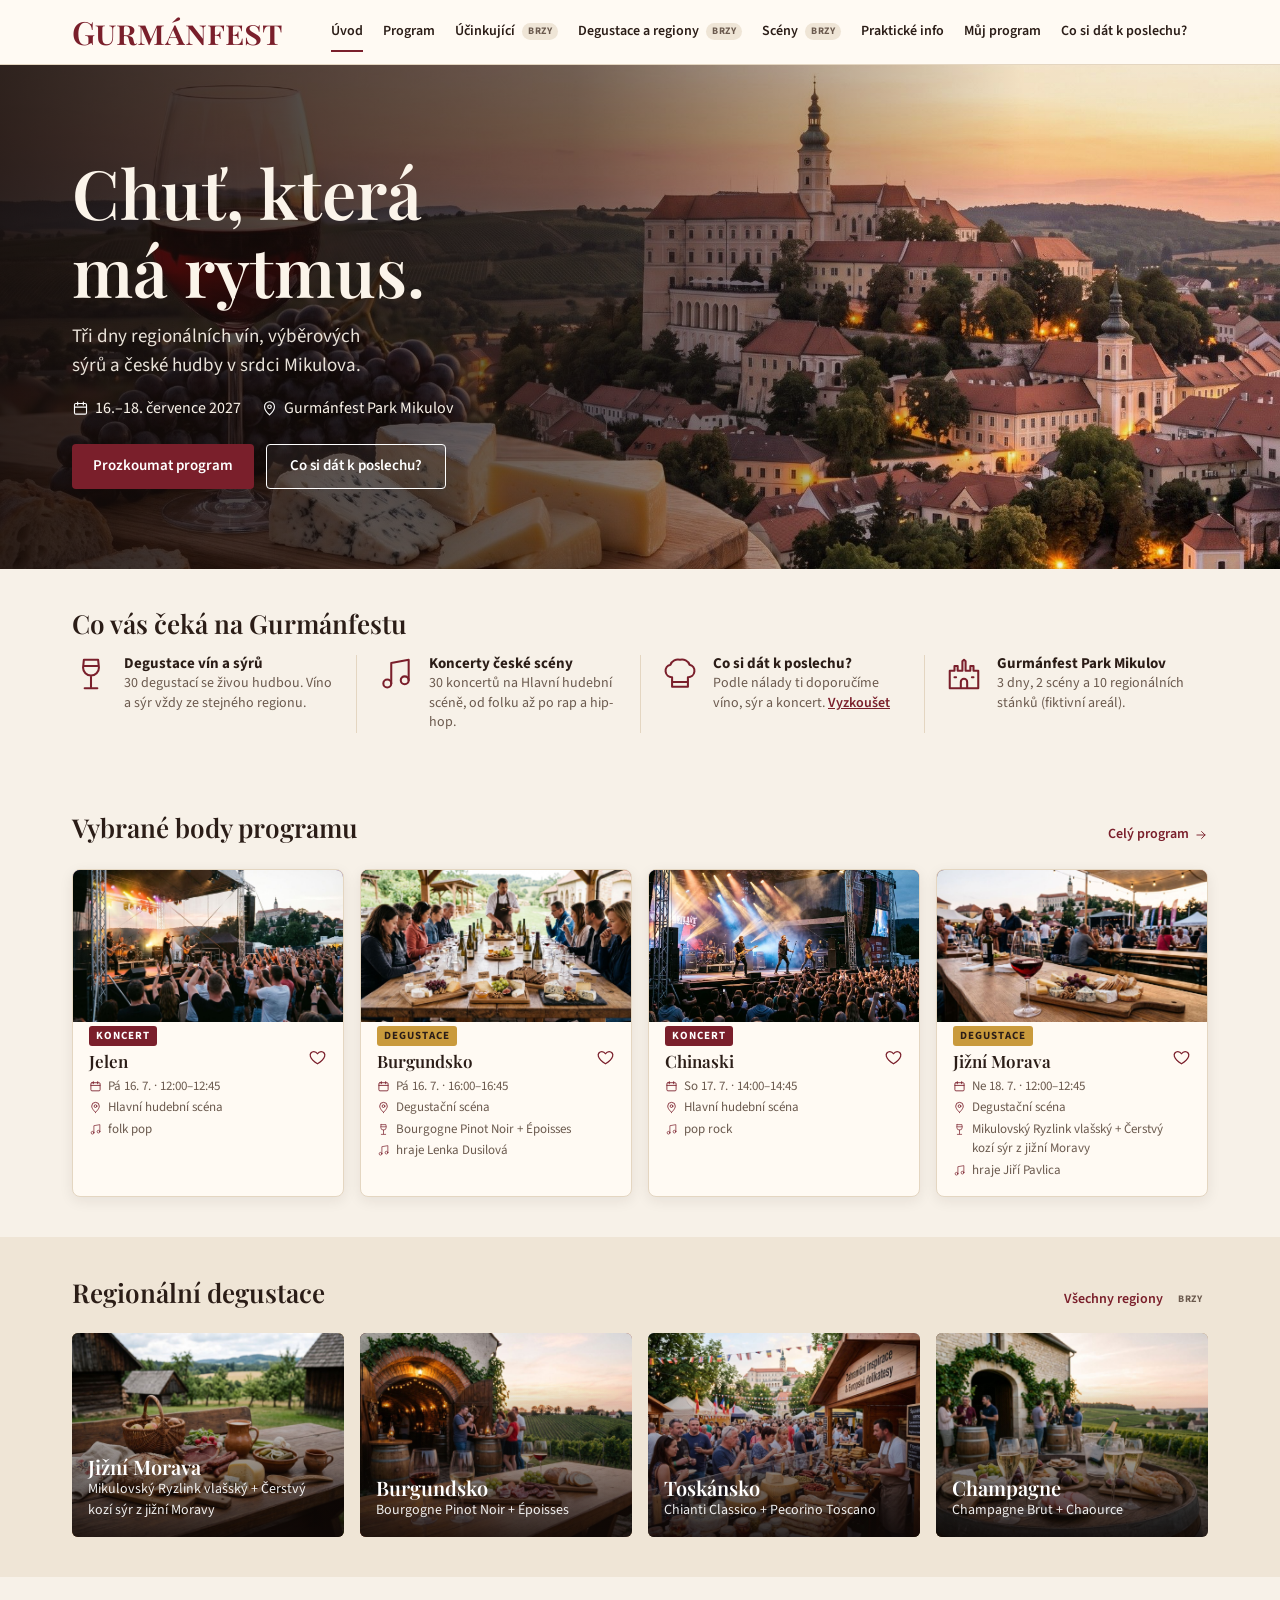
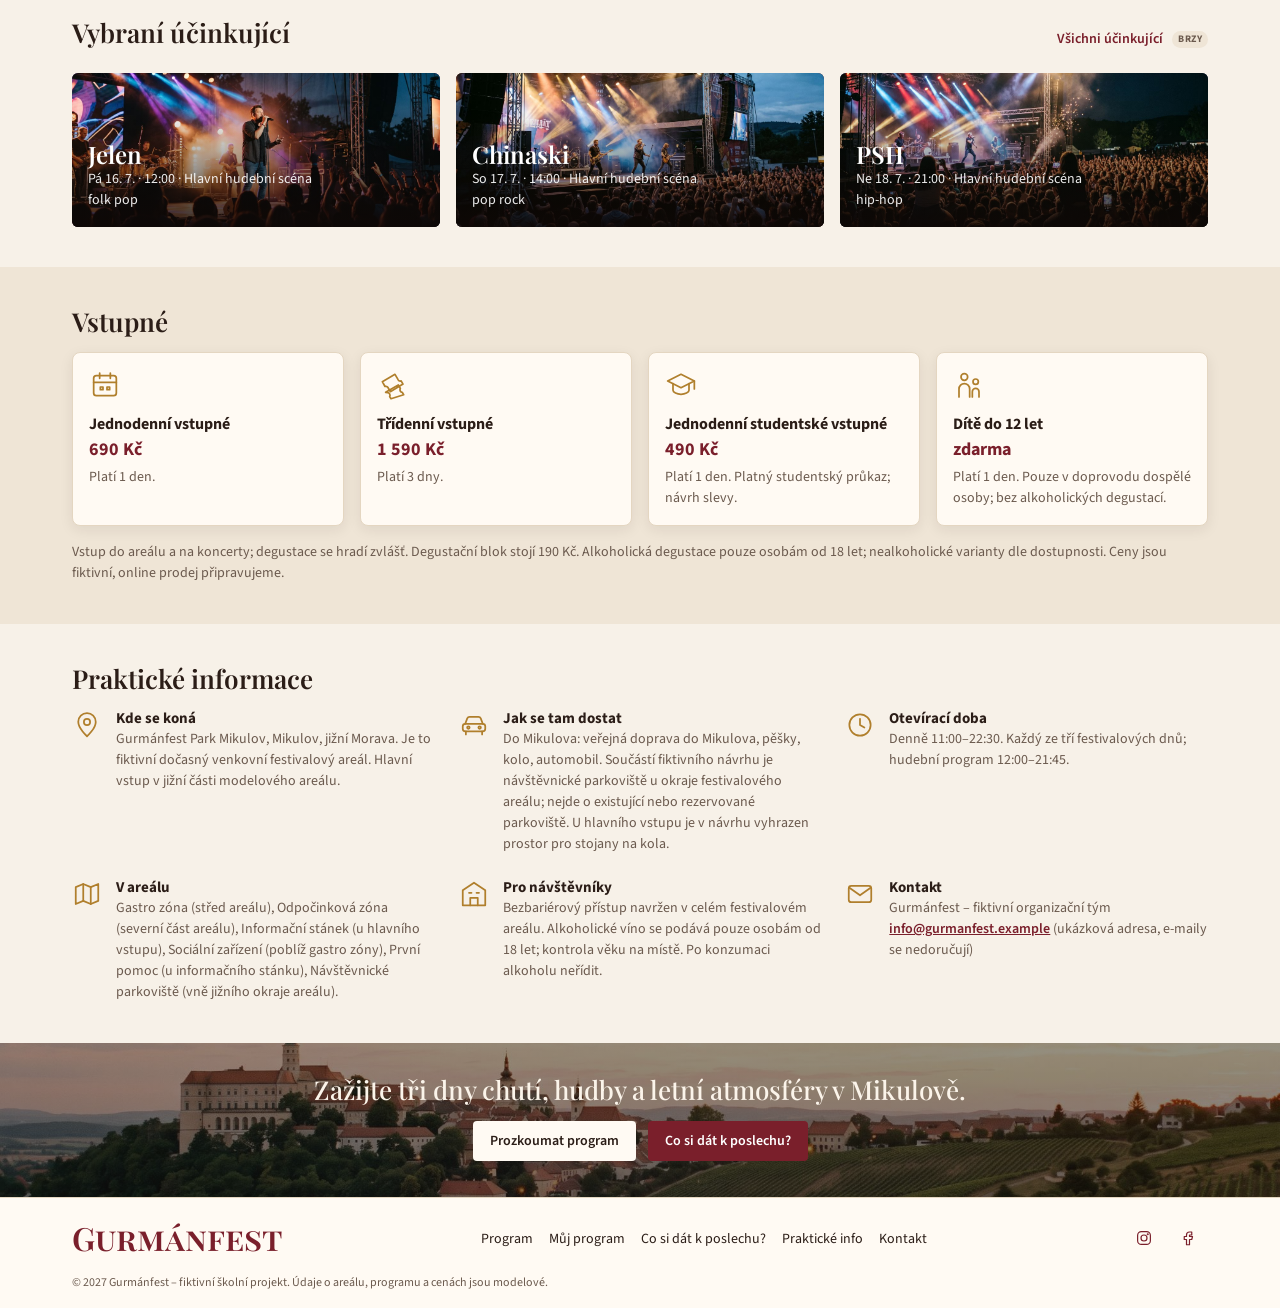
<file: gurmanfest_web/index.html>
<!DOCTYPE html>
<html lang="cs">
<head>
  <meta charset="UTF-8">
  <meta name="viewport" content="width=device-width, initial-scale=1">
  <title>Gurmánfest 2027 – víno, sýry a hudba v Mikulově</title>
  <meta name="description" content="Gurmánfest 16.–18. července 2027, Gurmánfest Park Mikulov. Degustace regionálních vín a sýrů a koncerty české hudební scény.">
  <link href="https://fonts.googleapis.com/css2?family=Playfair+Display:wght@500;600;700&family=Source+Sans+3:wght@400;600;700&display=swap" rel="stylesheet">
  <link rel="stylesheet" href="css/style.css">
</head>
<body>

  <!-- HLAVICKA -->
  <header class="header">
    <div class="container">
      <a href="index.html" class="logo">Gurmánfest</a>

      <nav class="menu">
        <ul>
          <li><a href="index.html" class="active">Úvod</a></li>
          <li><a href="program.html">Program</a></li>
          <li><a href="pripravujeme.html">Účinkující <span class="brzy">brzy</span></a></li>
          <li><a href="pripravujeme.html">Degustace a regiony <span class="brzy">brzy</span></a></li>
          <li><a href="pripravujeme.html">Scény <span class="brzy">brzy</span></a></li>
          <li><a href="index.html#info">Praktické info</a></li>
          <li><a href="muj-program.html">Můj program</a></li>
          <li><a href="doporucovac.html">Co si dát k poslechu?</a></li>
        </ul>
      </nav>

      <button class="burger" aria-label="Menu">
        <img class="burger-open" src="images/icons/menu.svg" alt="">
        <img class="burger-close" src="images/icons/close.svg" alt="">
      </button>
    </div>
  </header>

  <main>

    <!-- HERO -->
    <!-- PLACEHOLDER – hero -->
    <section class="hero">
      <div class="container hero-text">
        <h1>Chuť, která<br>má rytmus.</h1>
        <p class="hero-perex">Tři dny regionálních vín, výběrových sýrů a české hudby v srdci Mikulova.</p>
        <ul class="hero-info">
          <li><img src="images/icons/calendar-white.svg" alt=""><span id="festival-datum">…</span></li>
          <li><img src="images/icons/pin-white.svg" alt=""><span id="festival-misto">…</span></li>
        </ul>
        <div class="buttons">
          <a href="program.html" class="btn btn-red">Prozkoumat program</a>
          <a href="doporucovac.html" class="btn btn-white-border">Co si dát k poslechu?</a>
        </div>
      </div>
    </section>

    <!-- CO VAS CEKA -->
    <section class="section">
      <div class="container">
        <h2 class="title">Co vás čeká na Gurmánfestu</h2>
        <ul class="features">
          <li class="feature">
            <img class="feature-icon" src="images/icons/wine.svg" alt="">
            <div>
              <h3>Degustace vín a sýrů</h3>
              <p><span id="pocet-degustaci">…</span> degustací se živou hudbou. Víno a sýr vždy ze stejného regionu.</p>
            </div>
          </li>
          <li class="feature">
            <img class="feature-icon" src="images/icons/music.svg" alt="">
            <div>
              <h3>Koncerty české scény</h3>
              <p><span id="pocet-koncertu">…</span> koncertů na Hlavní hudební scéně, od folku až po rap a hip-hop.</p>
            </div>
          </li>
          <li class="feature">
            <img class="feature-icon" src="images/icons/chef.svg" alt="">
            <div>
              <h3>Co si dát k poslechu?</h3>
              <p>Podle nálady ti doporučíme víno, sýr a koncert. <a href="doporucovac.html">Vyzkoušet</a></p>
            </div>
          </li>
          <li class="feature">
            <img class="feature-icon" src="images/icons/castle.svg" alt="">
            <div>
              <h3 id="areal-nazev">Areál festivalu</h3>
              <p><span id="pocet-dnu">…</span> dny, <span id="pocet-scen">…</span> scény a <span id="pocet-regionu">…</span> regionálních stánků (fiktivní areál).</p>
            </div>
          </li>
        </ul>
      </div>
    </section>

    <!-- VYBRANE AKCE -->
    <section class="section" id="program">
      <div class="container">
        <div class="section-top">
          <h2 class="title">Vybrané body programu</h2>
          <a href="program.html" class="more">Celý program <img src="images/icons/arrow.svg" alt=""></a>
        </div>
        <ul class="events" id="vybrane-akce">
          <li class="zprava">Načítám program…</li>
        </ul>
      </div>
    </section>

    <!-- DEGUSTACE -->
    <section class="section beige" id="degustace">
      <div class="container">
        <div class="section-top">
          <h2 class="title">Regionální degustace</h2>
          <a href="pripravujeme.html" class="more">Všechny regiony <span class="brzy">brzy</span></a>
        </div>
        <ul class="tiles tiles-4" id="regiony">
          <li class="zprava">Načítám regiony…</li>
        </ul>
      </div>
    </section>

    <!-- UCINKUJICI -->
    <section class="section" id="ucinkujici">
      <div class="container">
        <div class="section-top">
          <h2 class="title">Vybraní účinkující</h2>
          <a href="pripravujeme.html" class="more">Všichni účinkující <span class="brzy">brzy</span></a>
        </div>
        <ul class="tiles tiles-3" id="ucinkujici-seznam">
          <li class="zprava">Načítám účinkující…</li>
        </ul>
      </div>
    </section>

    <!-- VSTUPNE -->
    <section class="section beige" id="vstupenky">
      <div class="container">
        <h2 class="title">Vstupné</h2>
        <ul class="tickets" id="vstupne">
          <li class="zprava">Načítám vstupné…</li>
        </ul>
        <p class="poznamka" id="vstupne-poznamka"></p>
      </div>
    </section>

    <!-- PRAKTICKE INFO -->
    <section class="section" id="info">
      <div class="container">
        <h2 class="title">Praktické informace</h2>
        <ul class="info" id="info-seznam">
          <li class="zprava">Načítám informace…</li>
        </ul>
      </div>
    </section>

    <!-- ZAVER -->
    <!-- PLACEHOLDER – mikulov -->
    <section class="final">
      <div class="container">
        <h2>Zažijte tři dny chutí, hudby a letní atmosféry v Mikulově.</h2>
        <div class="buttons center">
          <a href="program.html" class="btn btn-light btn-small">Prozkoumat program</a>
          <a href="doporucovac.html" class="btn btn-red btn-small">Co si dát k poslechu?</a>
        </div>
      </div>
    </section>

  </main>

  <!-- PATICKA -->
  <footer class="footer">
    <div class="container">
      <a href="index.html" class="logo">Gurmánfest</a>
      <ul class="footer-menu">
        <li><a href="program.html">Program</a></li>
        <li><a href="muj-program.html">Můj program</a></li>
        <li><a href="doporucovac.html">Co si dát k poslechu?</a></li>
        <li><a href="index.html#info">Praktické info</a></li>
        <li><a href="mailto:info@gurmanfest.example">Kontakt</a></li>
      </ul>
      <ul class="social">
        <li><a href="#" aria-label="Instagram (plánovaný profil)" title="Plánovaný profil"><img src="images/icons/instagram.svg" alt=""></a></li>
        <li><a href="#" aria-label="Facebook (plánovaný profil)" title="Plánovaný profil"><img src="images/icons/facebook.svg" alt=""></a></li>
      </ul>
      <p class="copyright">© 2027 Gurmánfest – fiktivní školní projekt. Údaje o areálu, programu a cenách jsou modelové.</p>
    </div>
  </footer>

  <script src="js/script.js"></script>
  <script src="js/home.js"></script>
</body>
</html>
</file>
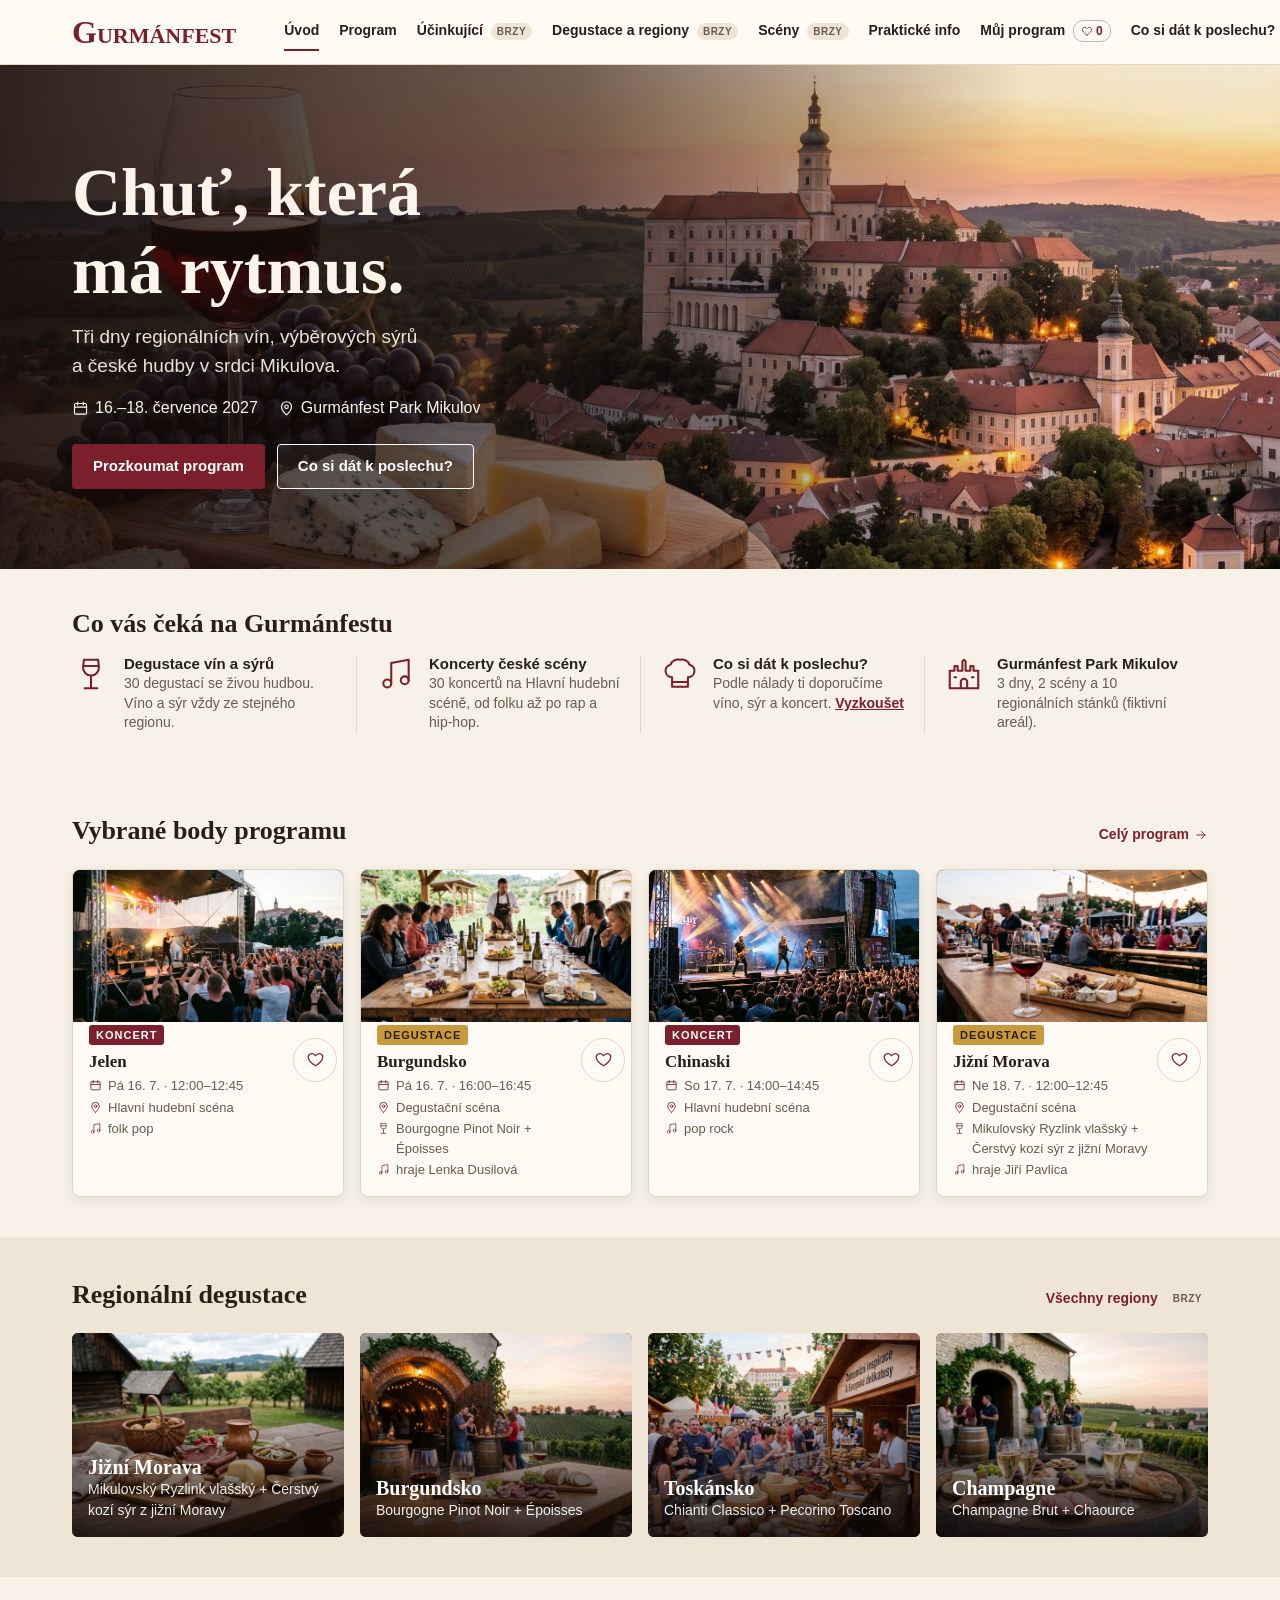
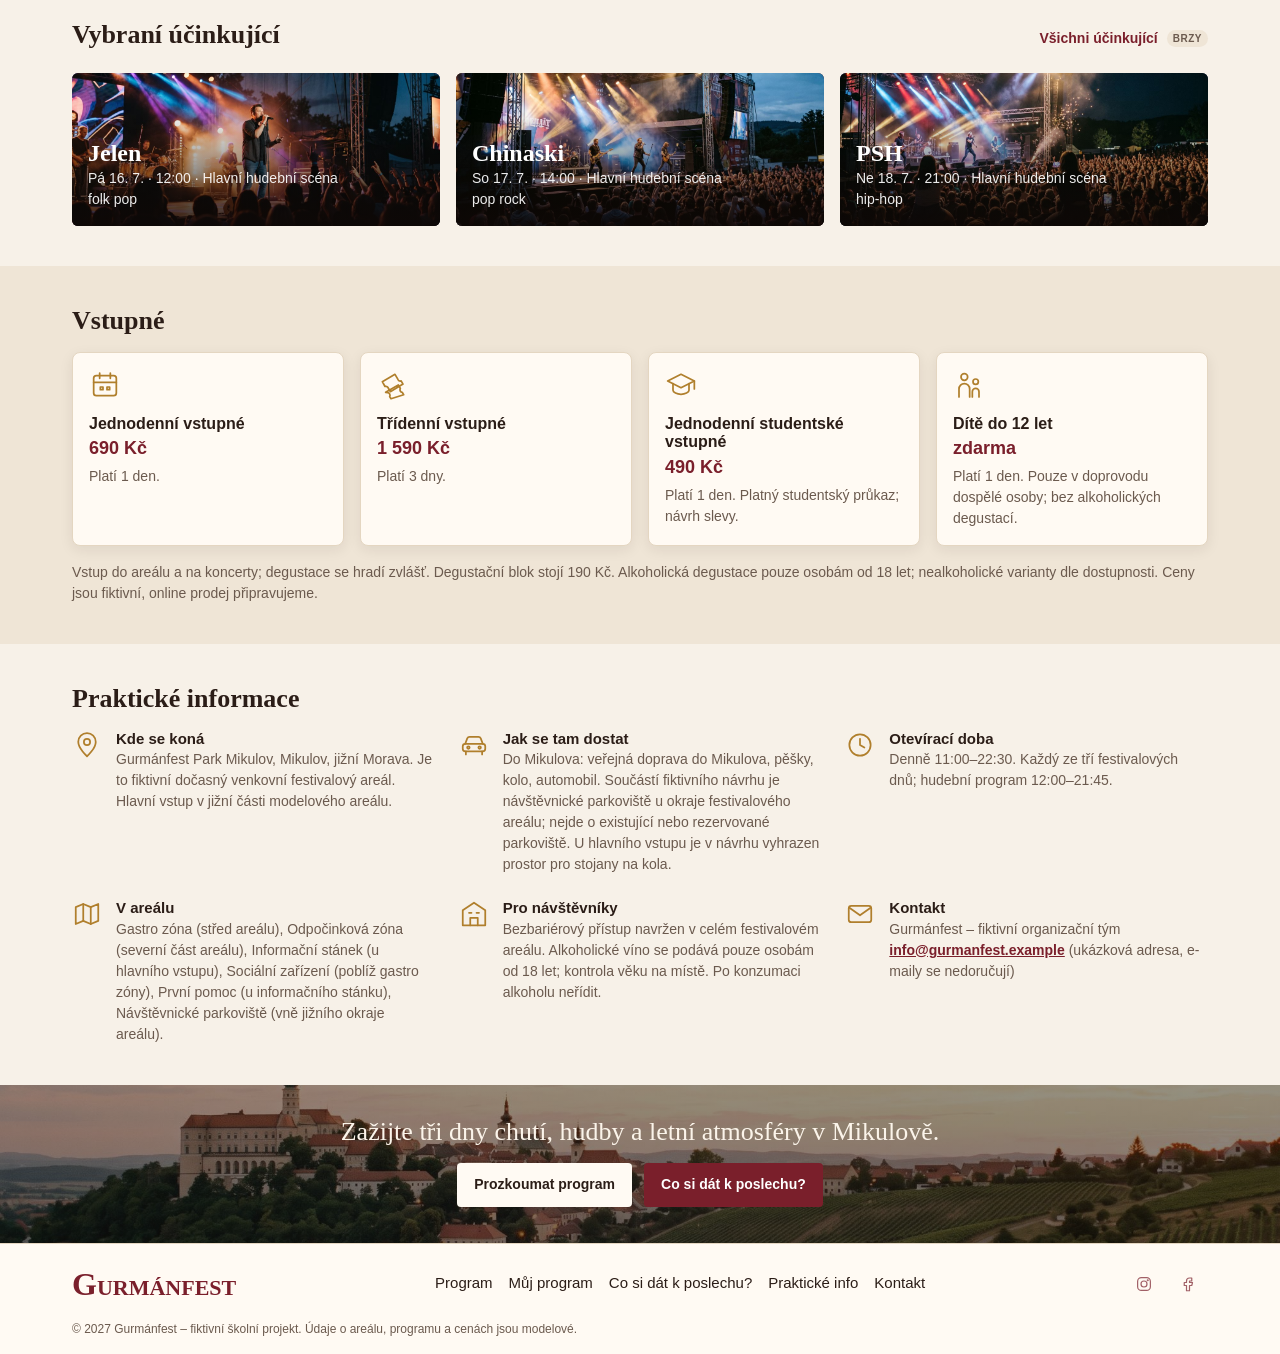
<file: web/index.html>
<!DOCTYPE html>
<html lang="cs">
<head>
  <meta charset="UTF-8">
  <meta name="viewport" content="width=device-width, initial-scale=1">
  <title>Gurmánfest 2027 – víno, sýry a hudba v Mikulově</title>
  <meta name="description" content="Gurmánfest 16.–18. července 2027, Gurmánfest Park Mikulov. Degustace regionálních vín a sýrů a koncerty české hudební scény.">
  <link rel="stylesheet" href="css/style.css">
</head>
<body>

  <a class="skip-link" href="#obsah">Přeskočit na obsah</a>

  <!-- HLAVICKA -->
  <header class="header">
    <div class="container">
      <a href="index.html" class="logo">Gurmánfest</a>

      <button class="burger" type="button" aria-label="Otevřít menu" aria-expanded="false" aria-controls="menu">
        <img class="burger-open" src="images/icons/menu.svg" alt="">
        <img class="burger-close" src="images/icons/close.svg" alt="">
      </button>

      <nav class="menu" id="menu" aria-label="Hlavní menu">
        <ul>
          <li><a href="index.html">Úvod</a></li>
          <li><a href="program.html">Program</a></li>
          <li><a href="pripravujeme.html#ucinkujici">Účinkující <span class="brzy">brzy</span></a></li>
          <li><a href="pripravujeme.html#degustace">Degustace a regiony <span class="brzy">brzy</span></a></li>
          <li><a href="pripravujeme.html#sceny">Scény <span class="brzy">brzy</span></a></li>
          <li><a href="index.html#info">Praktické info</a></li>
          <li>
            <a href="muj-program.html">Můj program
              <span class="pocet-programu"><img src="images/icons/heart.svg" alt=""><span class="pocet-cislo">0</span><span class="sr-only"> uložených akcí</span></span>
            </a>
          </li>
          <li><a href="doporucovac.html">Co si dát k poslechu?</a></li>
        </ul>
      </nav>
    </div>
  </header>

  <main id="obsah" tabindex="-1">

    <!-- HERO -->
    <!-- PLACEHOLDER – hero -->
    <section class="hero">
      <div class="container hero-text">
        <h1>Chuť, která<br>má rytmus.</h1>
        <p class="hero-perex">Tři dny regionálních vín, výběrových sýrů a české hudby v srdci Mikulova.</p>
        <ul class="hero-info">
          <li><img src="images/icons/calendar-white.svg" alt=""><span id="festival-datum">…</span></li>
          <li><img src="images/icons/pin-white.svg" alt=""><span id="festival-misto">…</span></li>
        </ul>
        <div class="buttons">
          <a href="program.html" class="btn btn-red">Prozkoumat program</a>
          <a href="doporucovac.html" class="btn btn-white-border">Co si dát k poslechu?</a>
        </div>
      </div>
    </section>

    <!-- CO VAS CEKA -->
    <section class="section">
      <div class="container">
        <h2 class="title">Co vás čeká na Gurmánfestu</h2>
        <ul class="features">
          <li class="feature">
            <img class="feature-icon" src="images/icons/wine.svg" alt="">
            <div>
              <h3>Degustace vín a sýrů</h3>
              <p><span id="pocet-degustaci">…</span> degustací se živou hudbou. Víno a sýr vždy ze stejného regionu.</p>
            </div>
          </li>
          <li class="feature">
            <img class="feature-icon" src="images/icons/music.svg" alt="">
            <div>
              <h3>Koncerty české scény</h3>
              <p><span id="pocet-koncertu">…</span> koncertů na Hlavní hudební scéně, od folku až po rap a hip-hop.</p>
            </div>
          </li>
          <li class="feature">
            <img class="feature-icon" src="images/icons/chef.svg" alt="">
            <div>
              <h3>Co si dát k poslechu?</h3>
              <p>Podle nálady ti doporučíme víno, sýr a koncert. <a href="doporucovac.html">Vyzkoušet</a></p>
            </div>
          </li>
          <li class="feature">
            <img class="feature-icon" src="images/icons/castle.svg" alt="">
            <div>
              <h3 id="areal-nazev">Areál festivalu</h3>
              <p><span id="pocet-dnu">…</span> dny, <span id="pocet-scen">…</span> scény a <span id="pocet-regionu">…</span> regionálních stánků (fiktivní areál).</p>
            </div>
          </li>
        </ul>
      </div>
    </section>

    <!-- VYBRANE AKCE -->
    <section class="section" id="program">
      <div class="container">
        <div class="section-top">
          <h2 class="title">Vybrané body programu</h2>
          <a href="program.html" class="more">Celý program <img src="images/icons/arrow.svg" alt=""></a>
        </div>
        <ul class="events" id="vybrane-akce">
          <li class="zprava">Načítám program…</li>
        </ul>
      </div>
    </section>

    <!-- DEGUSTACE -->
    <section class="section beige" id="degustace">
      <div class="container">
        <div class="section-top">
          <h2 class="title">Regionální degustace</h2>
          <a href="pripravujeme.html#degustace" class="more">Všechny regiony <span class="brzy">brzy</span></a>
        </div>
        <ul class="tiles tiles-4" id="regiony">
          <li class="zprava">Načítám regiony…</li>
        </ul>
      </div>
    </section>

    <!-- UCINKUJICI -->
    <section class="section" id="ucinkujici">
      <div class="container">
        <div class="section-top">
          <h2 class="title">Vybraní účinkující</h2>
          <a href="pripravujeme.html#ucinkujici" class="more">Všichni účinkující <span class="brzy">brzy</span></a>
        </div>
        <ul class="tiles tiles-3" id="ucinkujici-seznam">
          <li class="zprava">Načítám účinkující…</li>
        </ul>
      </div>
    </section>

    <!-- VSTUPNE -->
    <section class="section beige" id="vstupenky">
      <div class="container">
        <h2 class="title">Vstupné</h2>
        <ul class="tickets" id="vstupne">
          <li class="zprava">Načítám vstupné…</li>
        </ul>
        <p class="poznamka" id="vstupne-poznamka"></p>
      </div>
    </section>

    <!-- PRAKTICKE INFO -->
    <section class="section" id="info">
      <div class="container">
        <h2 class="title">Praktické informace</h2>
        <ul class="info" id="info-seznam">
          <li class="zprava">Načítám informace…</li>
        </ul>
      </div>
    </section>

    <!-- ZAVER -->
    <!-- PLACEHOLDER – mikulov -->
    <section class="final">
      <div class="container">
        <h2>Zažijte tři dny chutí, hudby a letní atmosféry v Mikulově.</h2>
        <div class="buttons center">
          <a href="program.html" class="btn btn-light btn-small">Prozkoumat program</a>
          <a href="doporucovac.html" class="btn btn-red btn-small">Co si dát k poslechu?</a>
        </div>
      </div>
    </section>

  </main>

  <!-- PATICKA -->
  <footer class="footer">
    <div class="container">
      <a href="index.html" class="logo">Gurmánfest</a>
      <nav class="footer-nav" aria-label="Odkazy v patičce">
        <ul class="footer-menu">
          <li><a href="program.html">Program</a></li>
          <li><a href="muj-program.html">Můj program</a></li>
          <li><a href="doporucovac.html">Co si dát k poslechu?</a></li>
          <li><a href="index.html#info">Praktické info</a></li>
          <li><a href="mailto:info@gurmanfest.example">Kontakt</a></li>
        </ul>
      </nav>
      <ul class="social">
        <li><span class="social-ikona" title="Plánovaný profil"><img src="images/icons/instagram.svg" alt="Instagram (plánovaný profil)"></span></li>
        <li><span class="social-ikona" title="Plánovaný profil"><img src="images/icons/facebook.svg" alt="Facebook (plánovaný profil)"></span></li>
      </ul>
      <p class="copyright">© 2027 Gurmánfest – fiktivní školní projekt. Údaje o areálu, programu a cenách jsou modelové.</p>
    </div>
  </footer>

  <script src="js/data-inline.js"></script>
  <script src="js/script.js"></script>
  <script src="js/home.js"></script>
</body>
</html>
</file>
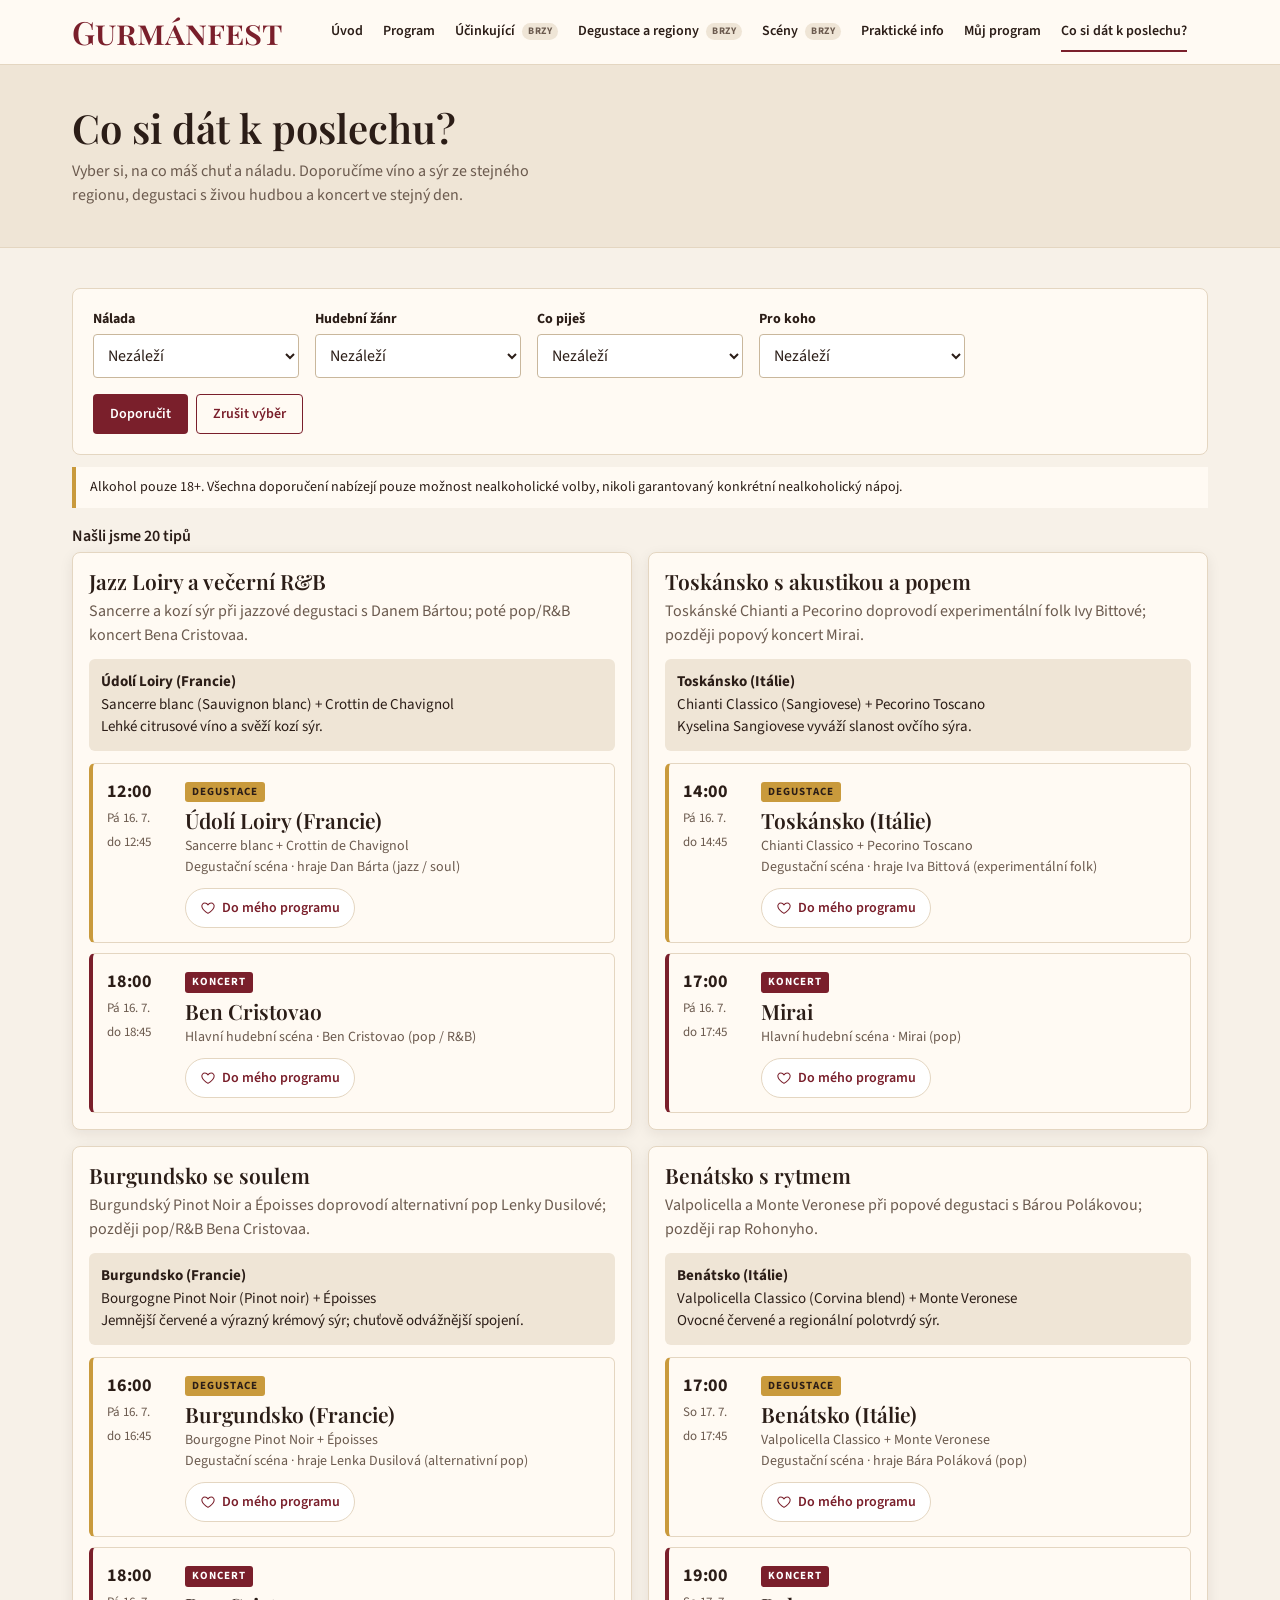
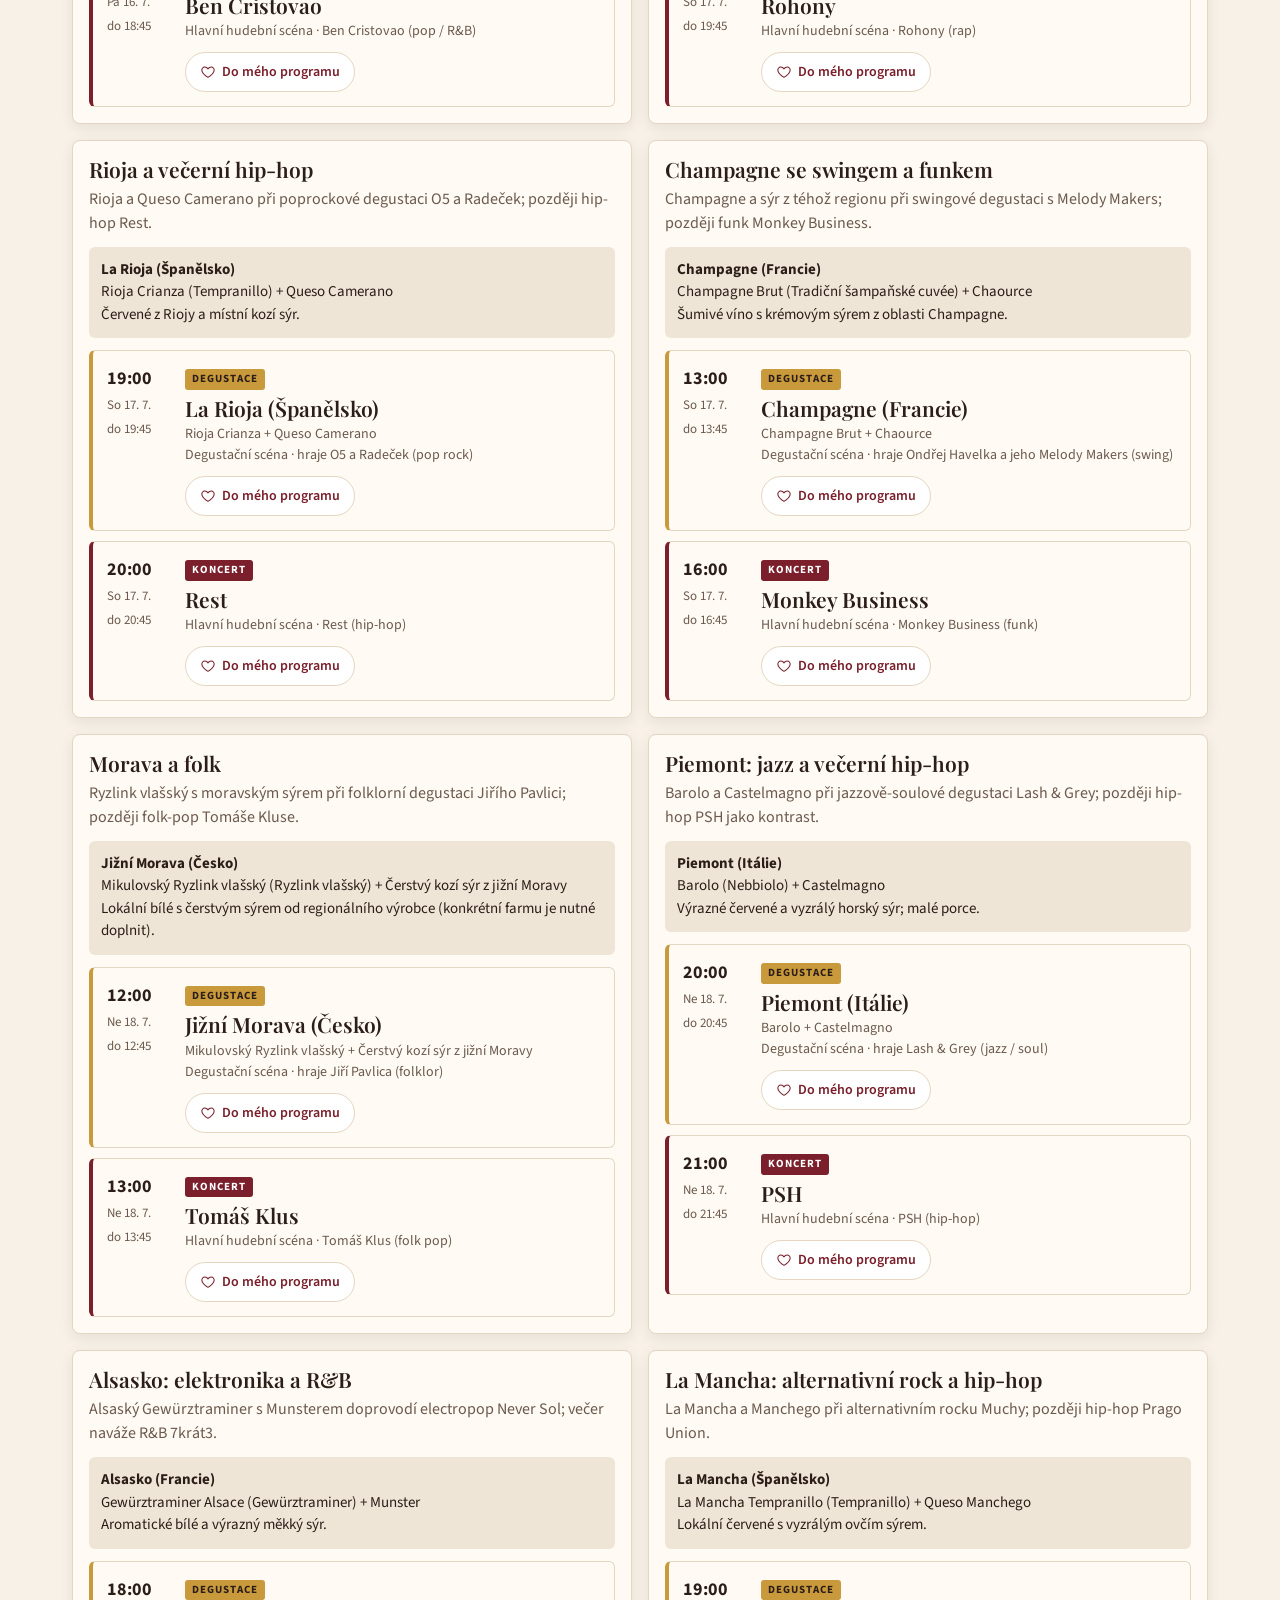
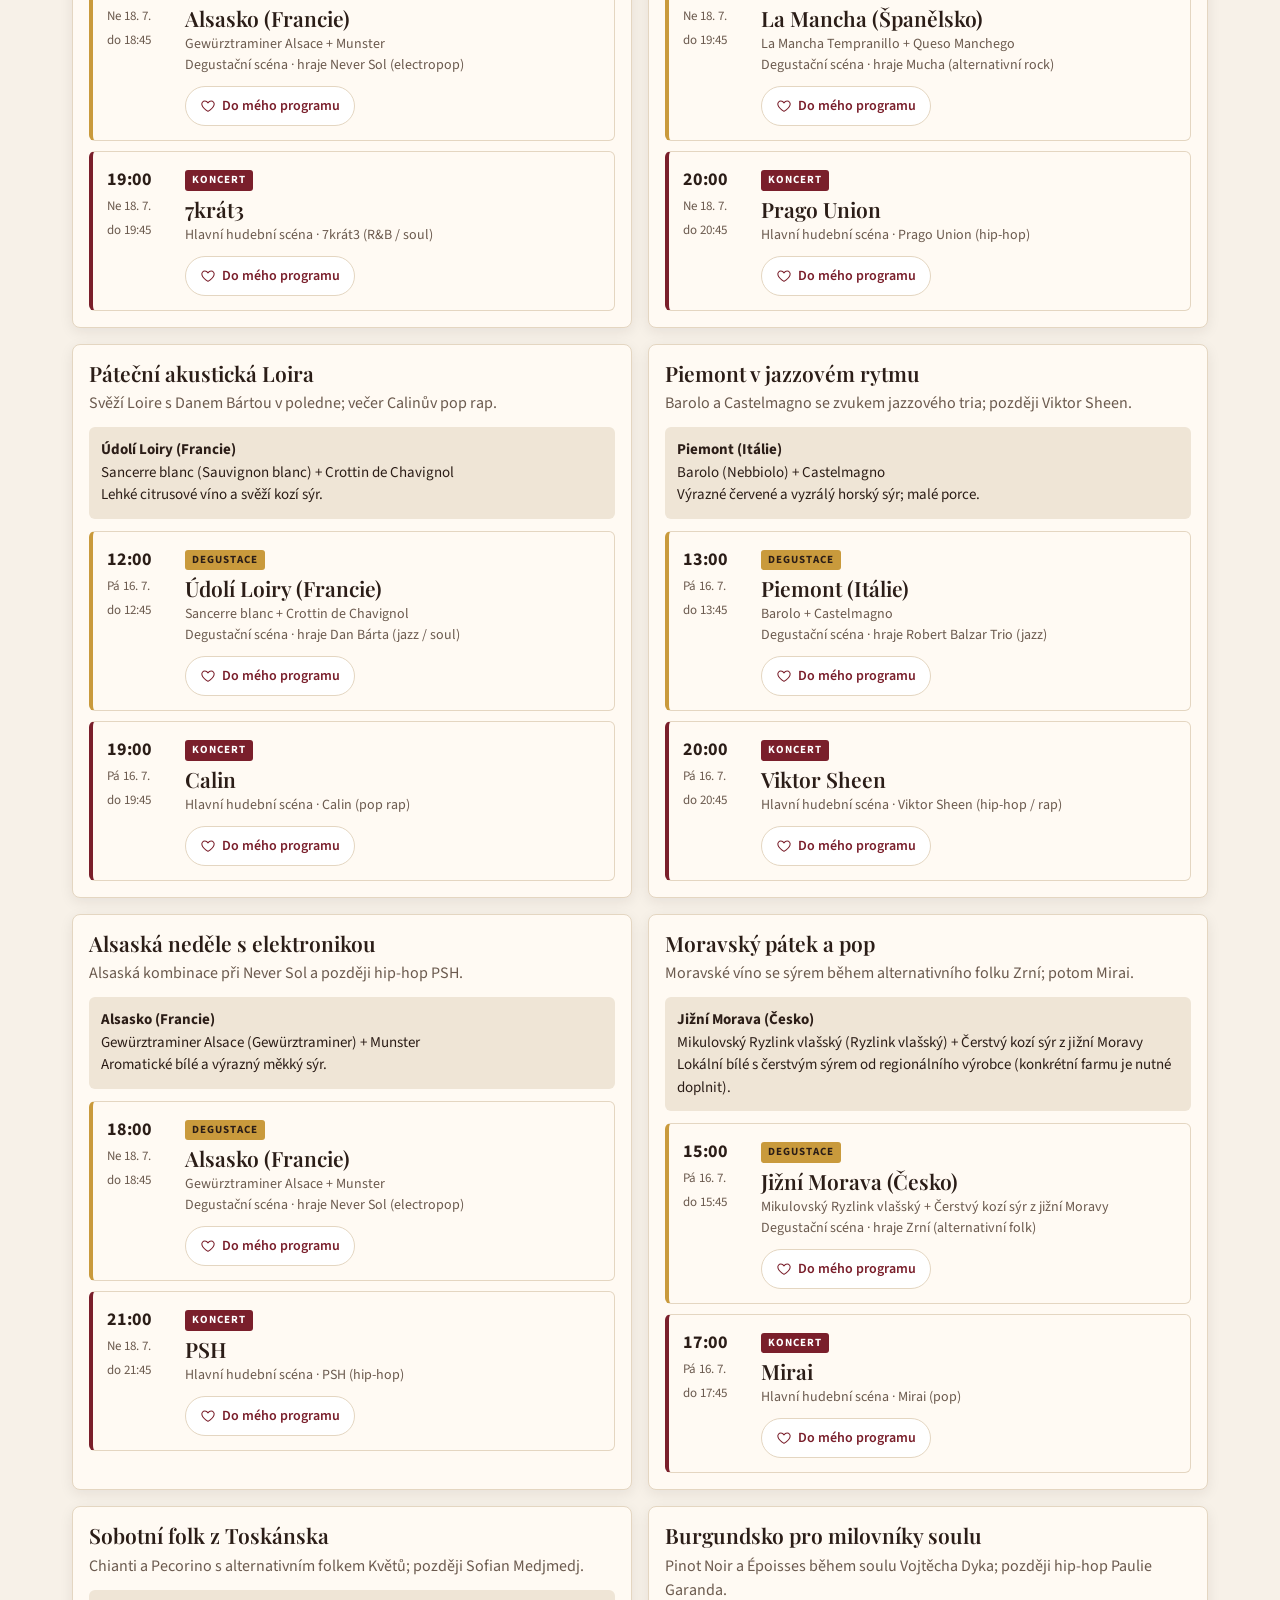
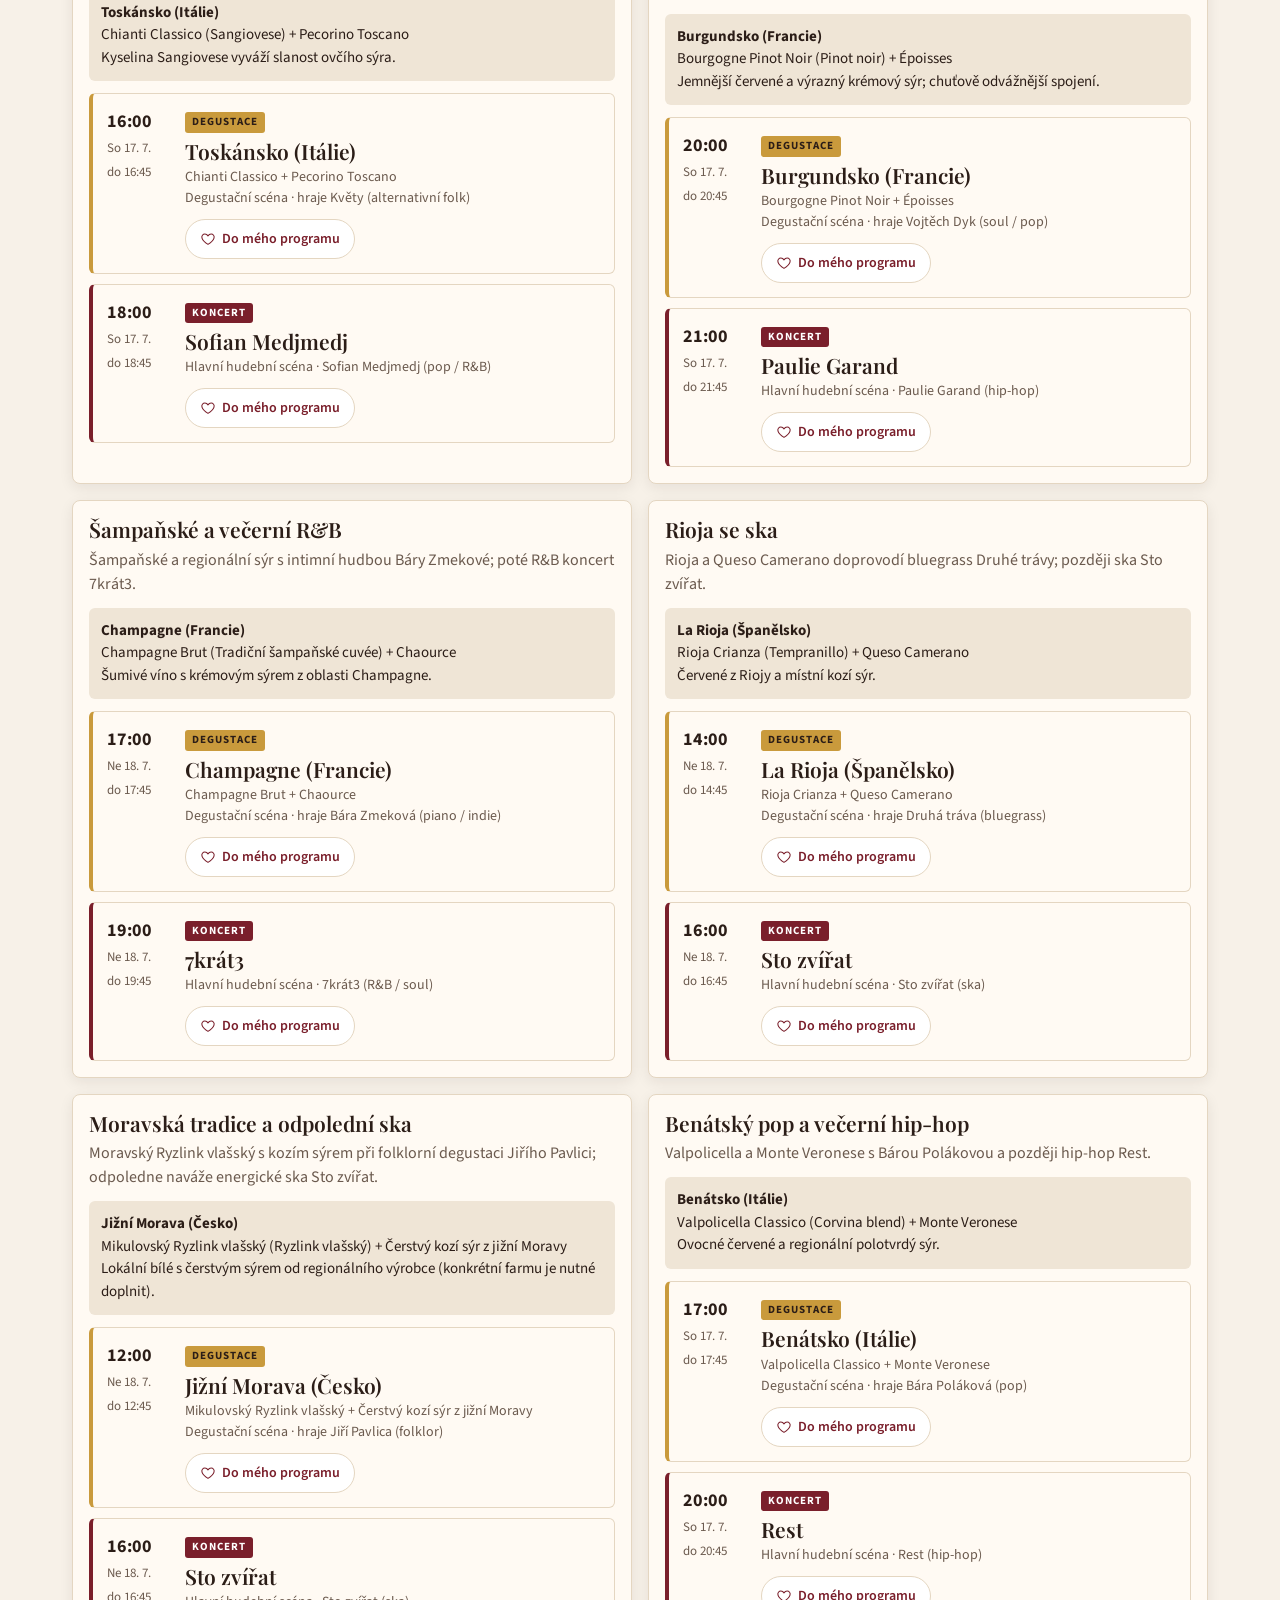
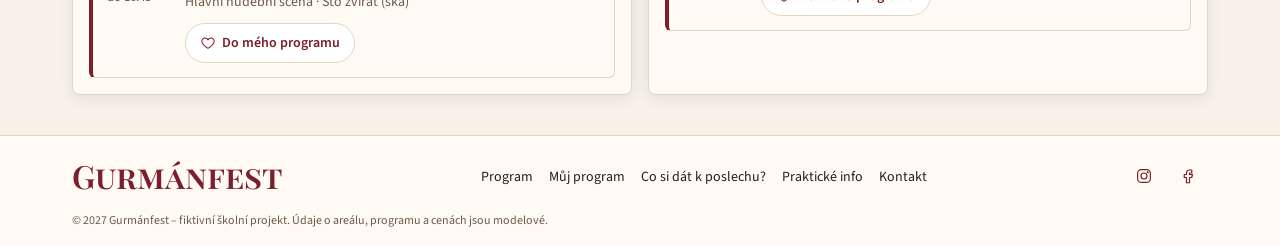
<file: gurmanfest_web/doporucovac.html>
<!DOCTYPE html>
<html lang="cs">
<head>
  <meta charset="UTF-8">
  <meta name="viewport" content="width=device-width, initial-scale=1">
  <title>Co si dát k poslechu? – Gurmánfest 2027</title>
  <meta name="description" content="Doporučovač Gurmánfestu: podle nálady, žánru a nápoje vybere víno a sýr ze stejného regionu, degustaci a koncert.">
  <link href="https://fonts.googleapis.com/css2?family=Playfair+Display:wght@500;600;700&family=Source+Sans+3:wght@400;600;700&display=swap" rel="stylesheet">
  <link rel="stylesheet" href="css/style.css">
</head>
<body>

  <!-- HLAVICKA -->
  <header class="header">
    <div class="container">
      <a href="index.html" class="logo">Gurmánfest</a>

      <nav class="menu">
        <ul>
          <li><a href="index.html">Úvod</a></li>
          <li><a href="program.html">Program</a></li>
          <li><a href="pripravujeme.html">Účinkující <span class="brzy">brzy</span></a></li>
          <li><a href="pripravujeme.html">Degustace a regiony <span class="brzy">brzy</span></a></li>
          <li><a href="pripravujeme.html">Scény <span class="brzy">brzy</span></a></li>
          <li><a href="index.html#info">Praktické info</a></li>
          <li><a href="muj-program.html">Můj program</a></li>
          <li><a href="doporucovac.html" class="active">Co si dát k poslechu?</a></li>
        </ul>
      </nav>

      <button class="burger" aria-label="Menu">
        <img class="burger-open" src="images/icons/menu.svg" alt="">
        <img class="burger-close" src="images/icons/close.svg" alt="">
      </button>
    </div>
  </header>

  <main>

    <!-- NADPIS -->
    <section class="page-top">
      <div class="container">
        <h1>Co si dát k poslechu?</h1>
        <p>Vyber si, na co máš chuť a náladu. Doporučíme víno a sýr ze stejného regionu, degustaci s živou hudbou a koncert ve stejný den.</p>
      </div>
    </section>

    <!-- VYBER -->
    <section class="section">
      <div class="container">
        <form class="filtr" id="doporucovac">
          <div>
            <label for="volba-nalada">Nálada</label>
            <select id="volba-nalada">
              <option value="">Nezáleží</option>
            </select>
          </div>
          <div>
            <label for="volba-zanr">Hudební žánr</label>
            <select id="volba-zanr">
              <option value="">Nezáleží</option>
            </select>
          </div>
          <div>
            <label for="volba-napoj">Co piješ</label>
            <select id="volba-napoj">
              <option value="">Nezáleží</option>
            </select>
          </div>
          <div>
            <label for="volba-skupina">Pro koho</label>
            <select id="volba-skupina">
              <option value="">Nezáleží</option>
            </select>
          </div>
          <div class="filtr-tlacitka">
            <button type="submit" class="btn btn-red btn-small">Doporučit</button>
            <button type="reset" class="btn btn-border btn-small">Zrušit výběr</button>
          </div>
        </form>

        <p class="upozorneni" id="upozorneni"></p>
        <p class="pocet" id="pocet" aria-live="polite"></p>

        <div class="tipy" id="vysledky">
          <p class="zprava">Načítám tipy…</p>
        </div>
      </div>
    </section>

  </main>

  <!-- PATICKA -->
  <footer class="footer">
    <div class="container">
      <a href="index.html" class="logo">Gurmánfest</a>
      <ul class="footer-menu">
        <li><a href="program.html">Program</a></li>
        <li><a href="muj-program.html">Můj program</a></li>
        <li><a href="doporucovac.html">Co si dát k poslechu?</a></li>
        <li><a href="index.html#info">Praktické info</a></li>
        <li><a href="mailto:info@gurmanfest.example">Kontakt</a></li>
      </ul>
      <ul class="social">
        <li><a href="#" aria-label="Instagram (plánovaný profil)" title="Plánovaný profil"><img src="images/icons/instagram.svg" alt=""></a></li>
        <li><a href="#" aria-label="Facebook (plánovaný profil)" title="Plánovaný profil"><img src="images/icons/facebook.svg" alt=""></a></li>
      </ul>
      <p class="copyright">© 2027 Gurmánfest – fiktivní školní projekt. Údaje o areálu, programu a cenách jsou modelové.</p>
    </div>
  </footer>

  <script src="js/script.js"></script>
  <script src="js/doporucovac.js"></script>
</body>
</html>
</file>
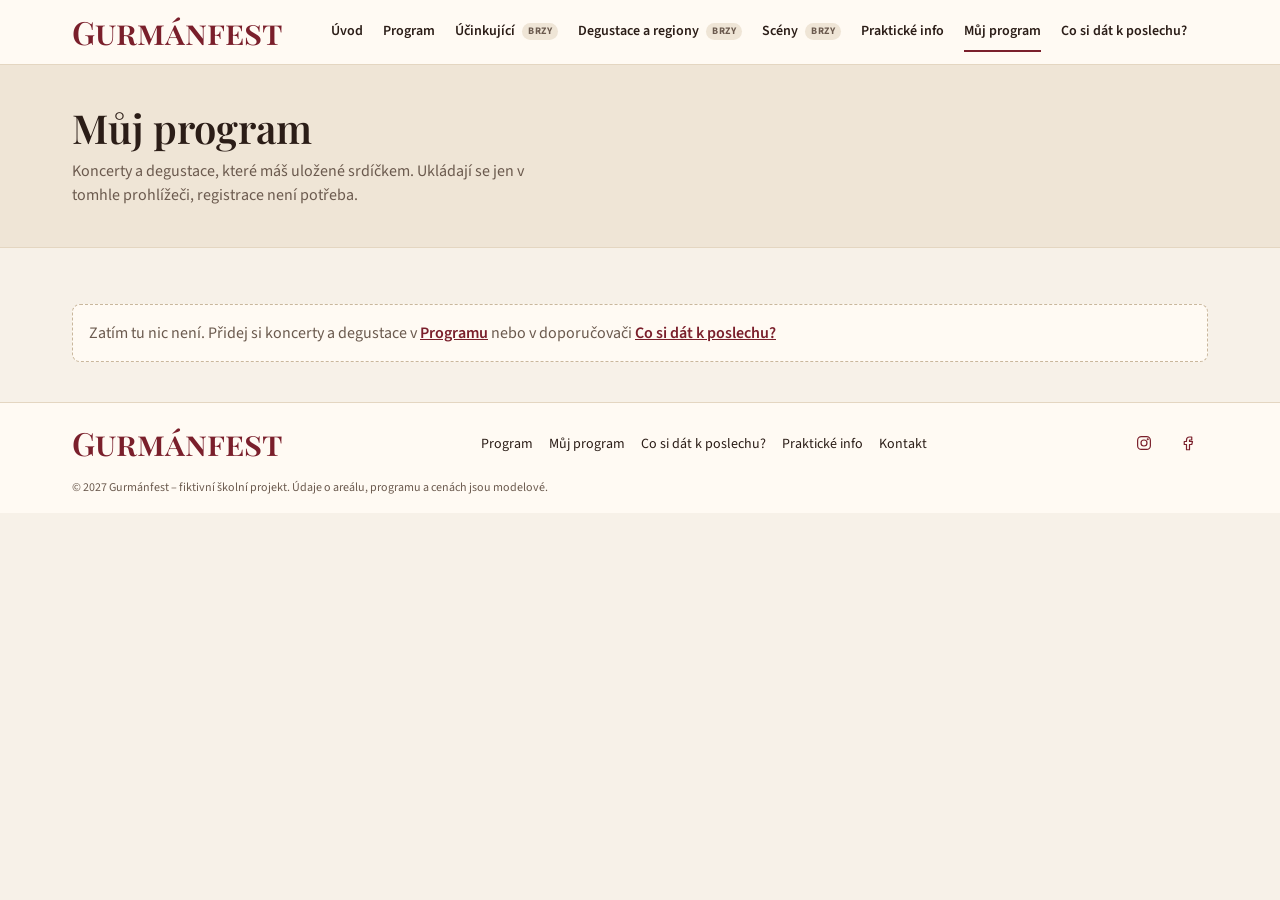
<file: gurmanfest_web/muj-program.html>
<!DOCTYPE html>
<html lang="cs">
<head>
  <meta charset="UTF-8">
  <meta name="viewport" content="width=device-width, initial-scale=1">
  <title>Můj program – Gurmánfest 2027</title>
  <meta name="description" content="Tvůj osobní program Gurmánfestu – uložené koncerty a degustace seřazené podle času.">
  <link href="https://fonts.googleapis.com/css2?family=Playfair+Display:wght@500;600;700&family=Source+Sans+3:wght@400;600;700&display=swap" rel="stylesheet">
  <link rel="stylesheet" href="css/style.css">
</head>
<body>

  <!-- HLAVICKA -->
  <header class="header">
    <div class="container">
      <a href="index.html" class="logo">Gurmánfest</a>

      <nav class="menu">
        <ul>
          <li><a href="index.html">Úvod</a></li>
          <li><a href="program.html">Program</a></li>
          <li><a href="pripravujeme.html">Účinkující <span class="brzy">brzy</span></a></li>
          <li><a href="pripravujeme.html">Degustace a regiony <span class="brzy">brzy</span></a></li>
          <li><a href="pripravujeme.html">Scény <span class="brzy">brzy</span></a></li>
          <li><a href="index.html#info">Praktické info</a></li>
          <li><a href="muj-program.html" class="active">Můj program</a></li>
          <li><a href="doporucovac.html">Co si dát k poslechu?</a></li>
        </ul>
      </nav>

      <button class="burger" aria-label="Menu">
        <img class="burger-open" src="images/icons/menu.svg" alt="">
        <img class="burger-close" src="images/icons/close.svg" alt="">
      </button>
    </div>
  </header>

  <main>

    <!-- NADPIS -->
    <section class="page-top">
      <div class="container">
        <h1>Můj program</h1>
        <p>Koncerty a degustace, které máš uložené srdíčkem. Ukládají se jen v tomhle prohlížeči, registrace není potřeba.</p>
      </div>
    </section>

    <!-- ULOZENE AKCE -->
    <section class="section">
      <div class="container">
        <p class="pocet" id="pocet" aria-live="polite"></p>
        <div id="muj-seznam">
          <p class="zprava">Načítám…</p>
        </div>
      </div>
    </section>

  </main>

  <!-- PATICKA -->
  <footer class="footer">
    <div class="container">
      <a href="index.html" class="logo">Gurmánfest</a>
      <ul class="footer-menu">
        <li><a href="program.html">Program</a></li>
        <li><a href="muj-program.html">Můj program</a></li>
        <li><a href="doporucovac.html">Co si dát k poslechu?</a></li>
        <li><a href="index.html#info">Praktické info</a></li>
        <li><a href="mailto:info@gurmanfest.example">Kontakt</a></li>
      </ul>
      <ul class="social">
        <li><a href="#" aria-label="Instagram (plánovaný profil)" title="Plánovaný profil"><img src="images/icons/instagram.svg" alt=""></a></li>
        <li><a href="#" aria-label="Facebook (plánovaný profil)" title="Plánovaný profil"><img src="images/icons/facebook.svg" alt=""></a></li>
      </ul>
      <p class="copyright">© 2027 Gurmánfest – fiktivní školní projekt. Údaje o areálu, programu a cenách jsou modelové.</p>
    </div>
  </footer>

  <script src="js/script.js"></script>
  <script src="js/muj-program.js"></script>
</body>
</html>
</file>
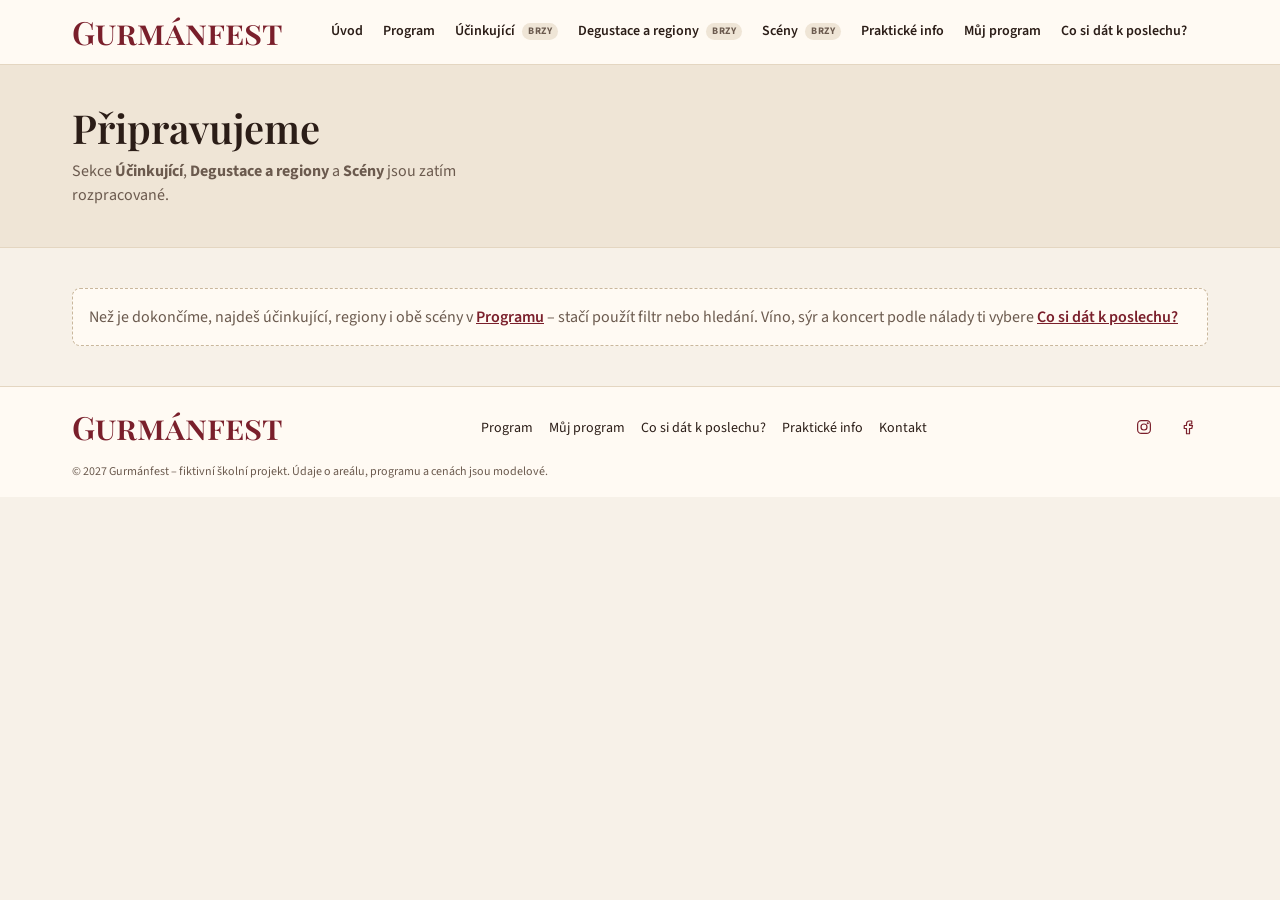
<file: gurmanfest_web/pripravujeme.html>
<!DOCTYPE html>
<html lang="cs">
<head>
  <meta charset="UTF-8">
  <meta name="viewport" content="width=device-width, initial-scale=1">
  <title>Připravujeme – Gurmánfest 2027</title>
  <meta name="description" content="Sekce Účinkující, Degustace a regiony a Scény se připravují.">
  <link href="https://fonts.googleapis.com/css2?family=Playfair+Display:wght@500;600;700&family=Source+Sans+3:wght@400;600;700&display=swap" rel="stylesheet">
  <link rel="stylesheet" href="css/style.css">
</head>
<body>

  <!-- HLAVICKA -->
  <header class="header">
    <div class="container">
      <a href="index.html" class="logo">Gurmánfest</a>

      <nav class="menu">
        <ul>
          <li><a href="index.html">Úvod</a></li>
          <li><a href="program.html">Program</a></li>
          <li><a href="pripravujeme.html">Účinkující <span class="brzy">brzy</span></a></li>
          <li><a href="pripravujeme.html">Degustace a regiony <span class="brzy">brzy</span></a></li>
          <li><a href="pripravujeme.html">Scény <span class="brzy">brzy</span></a></li>
          <li><a href="index.html#info">Praktické info</a></li>
          <li><a href="muj-program.html">Můj program</a></li>
          <li><a href="doporucovac.html">Co si dát k poslechu?</a></li>
        </ul>
      </nav>

      <button class="burger" aria-label="Menu">
        <img class="burger-open" src="images/icons/menu.svg" alt="">
        <img class="burger-close" src="images/icons/close.svg" alt="">
      </button>
    </div>
  </header>

  <main>

    <!-- NADPIS -->
    <section class="page-top">
      <div class="container">
        <h1>Připravujeme</h1>
        <p>Sekce <strong>Účinkující</strong>, <strong>Degustace a regiony</strong> a <strong>Scény</strong> jsou zatím rozpracované.</p>
      </div>
    </section>

    <section class="section">
      <div class="container">
        <p class="zprava">Než je dokončíme, najdeš účinkující, regiony i obě scény v <a href="program.html">Programu</a> – stačí použít filtr nebo hledání. Víno, sýr a koncert podle nálady ti vybere <a href="doporucovac.html">Co si dát k poslechu?</a></p>
      </div>
    </section>

  </main>

  <!-- PATICKA -->
  <footer class="footer">
    <div class="container">
      <a href="index.html" class="logo">Gurmánfest</a>
      <ul class="footer-menu">
        <li><a href="program.html">Program</a></li>
        <li><a href="muj-program.html">Můj program</a></li>
        <li><a href="doporucovac.html">Co si dát k poslechu?</a></li>
        <li><a href="index.html#info">Praktické info</a></li>
        <li><a href="mailto:info@gurmanfest.example">Kontakt</a></li>
      </ul>
      <ul class="social">
        <li><a href="#" aria-label="Instagram (plánovaný profil)" title="Plánovaný profil"><img src="images/icons/instagram.svg" alt=""></a></li>
        <li><a href="#" aria-label="Facebook (plánovaný profil)" title="Plánovaný profil"><img src="images/icons/facebook.svg" alt=""></a></li>
      </ul>
      <p class="copyright">© 2027 Gurmánfest – fiktivní školní projekt. Údaje o areálu, programu a cenách jsou modelové.</p>
    </div>
  </footer>

  <script src="js/script.js"></script>
</body>
</html>
</file>
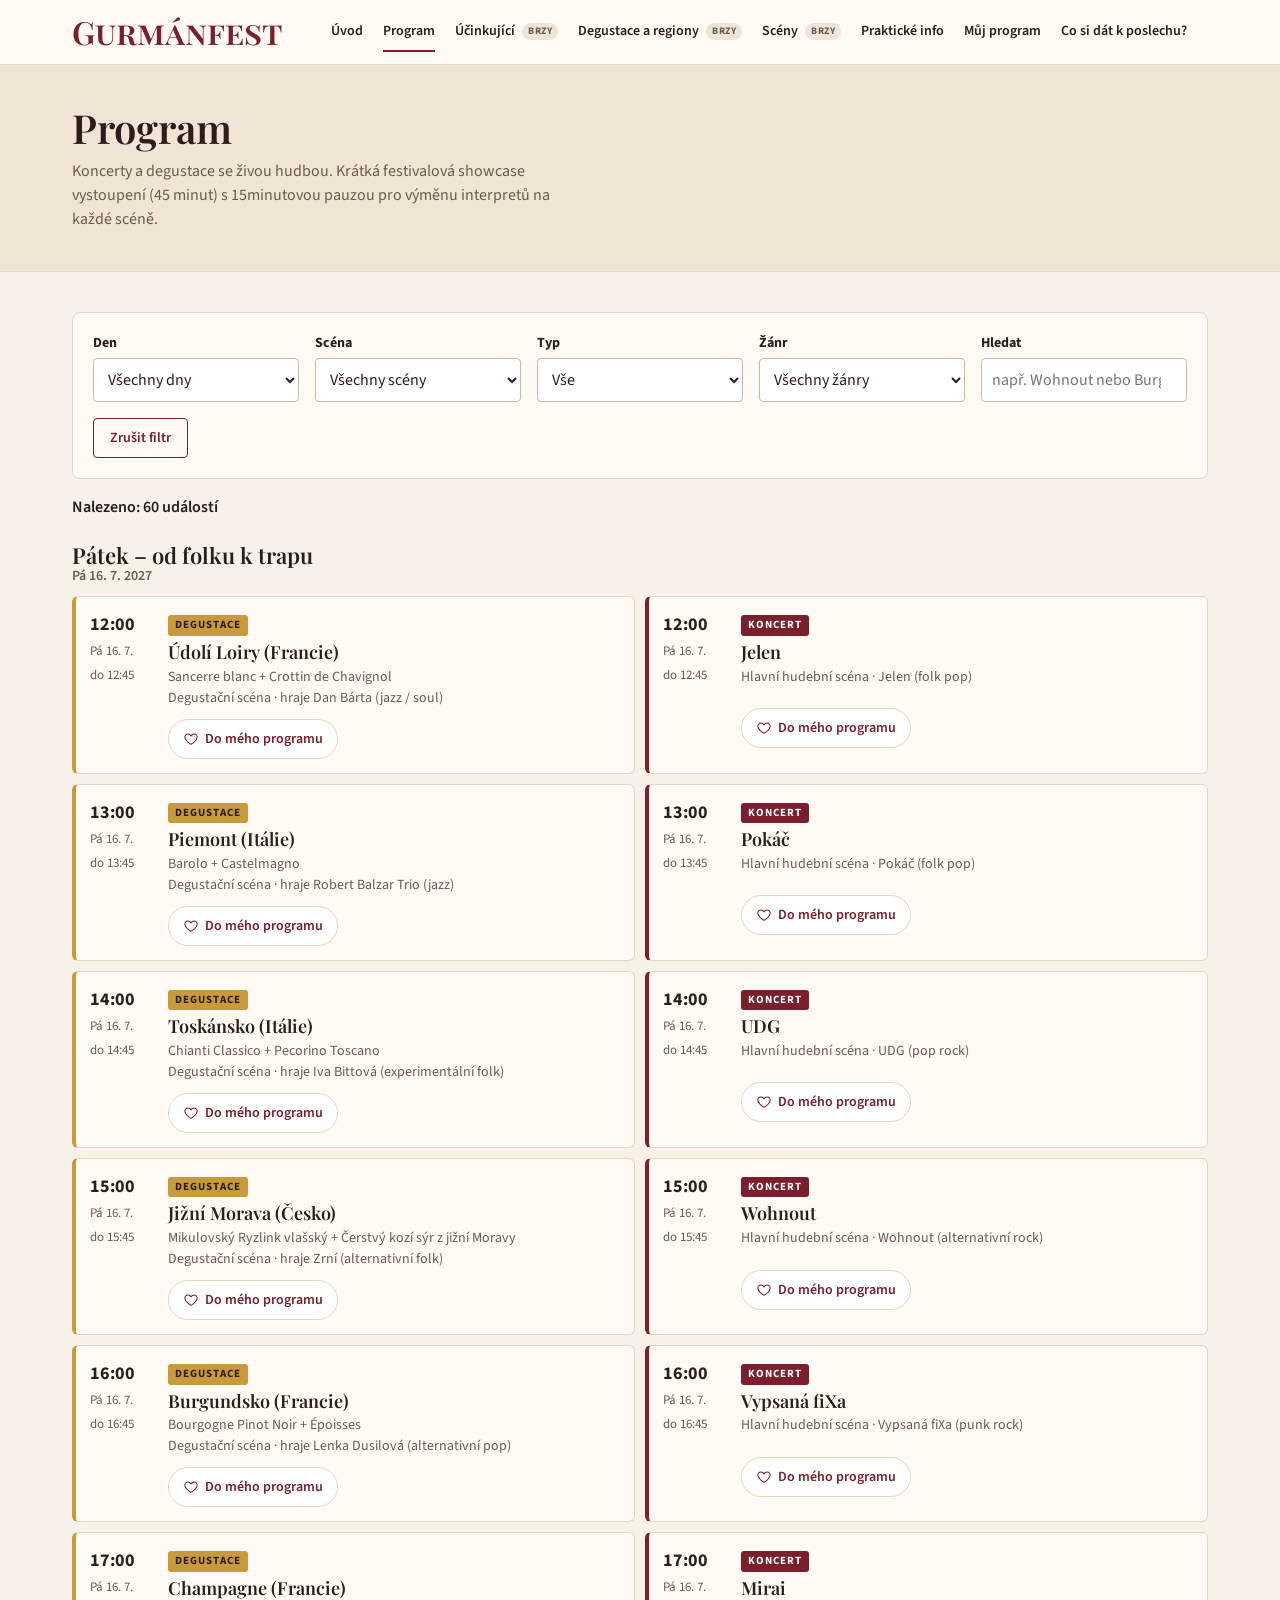
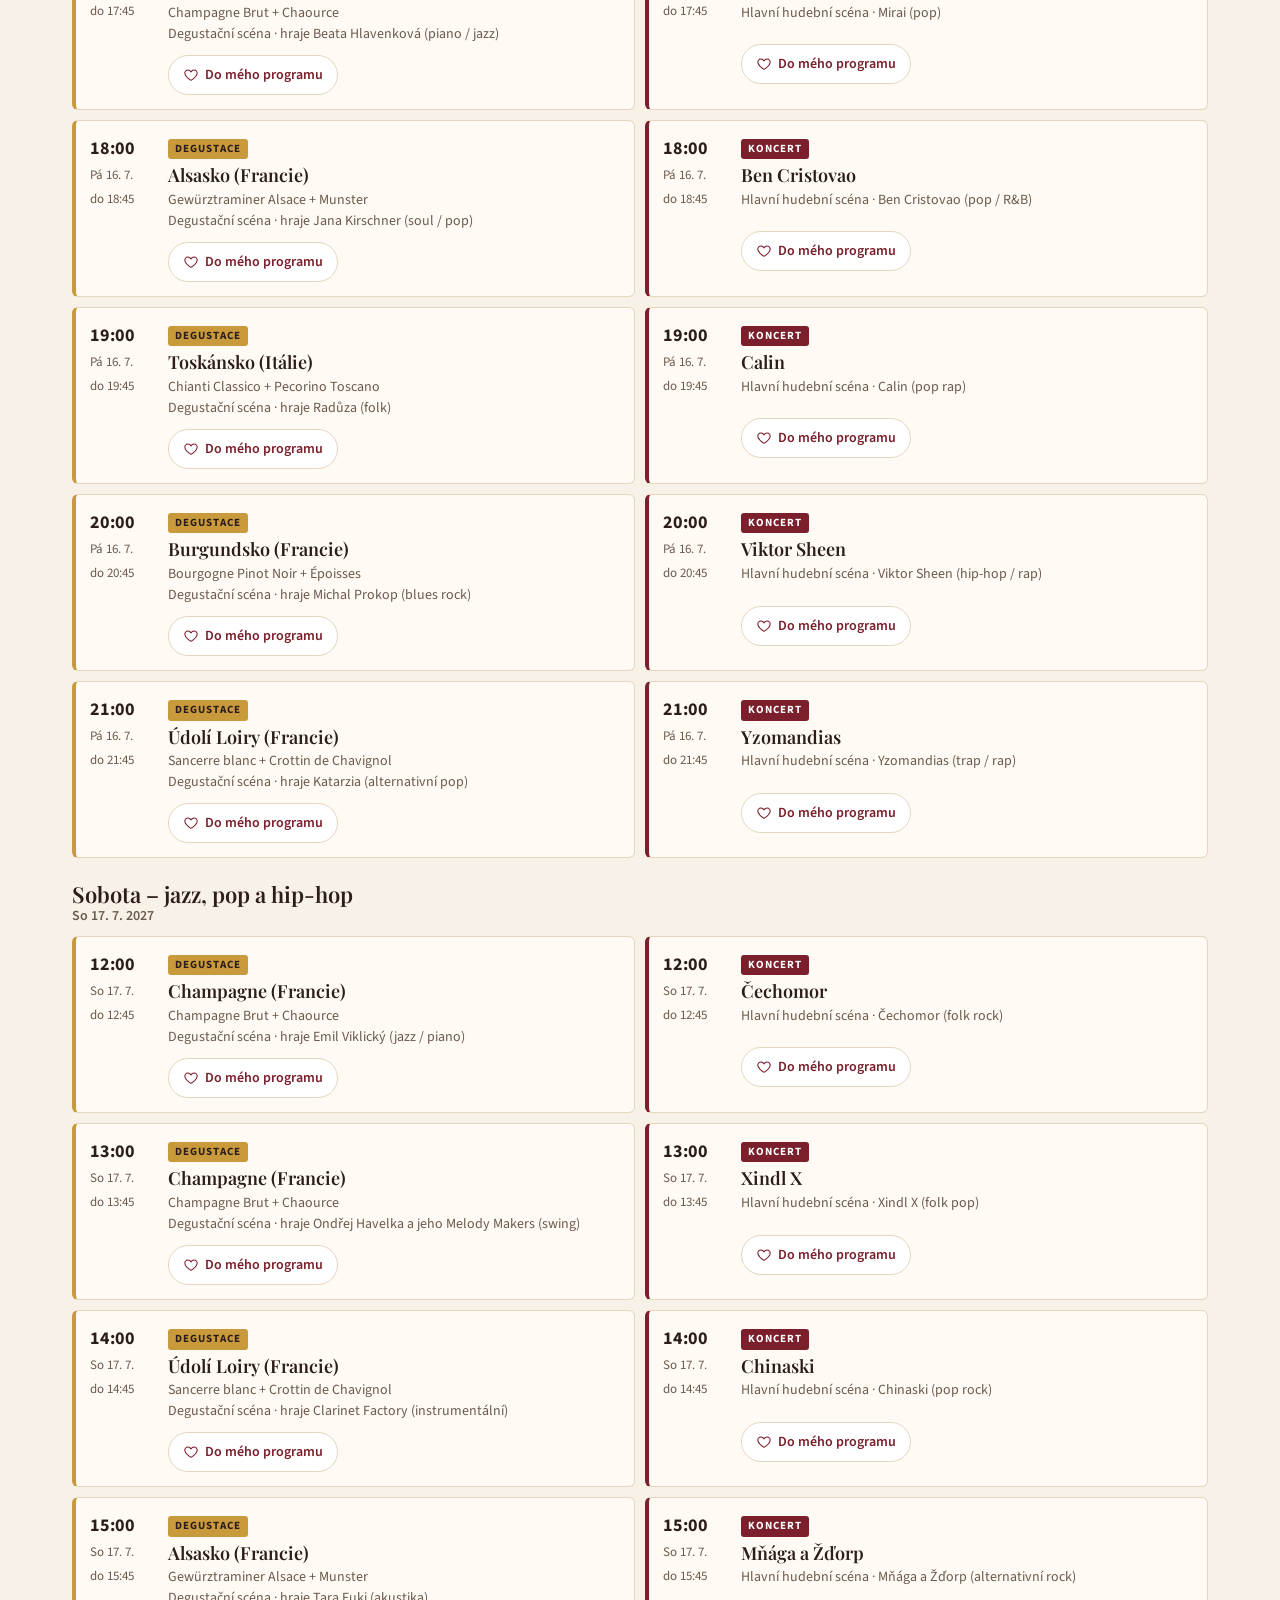
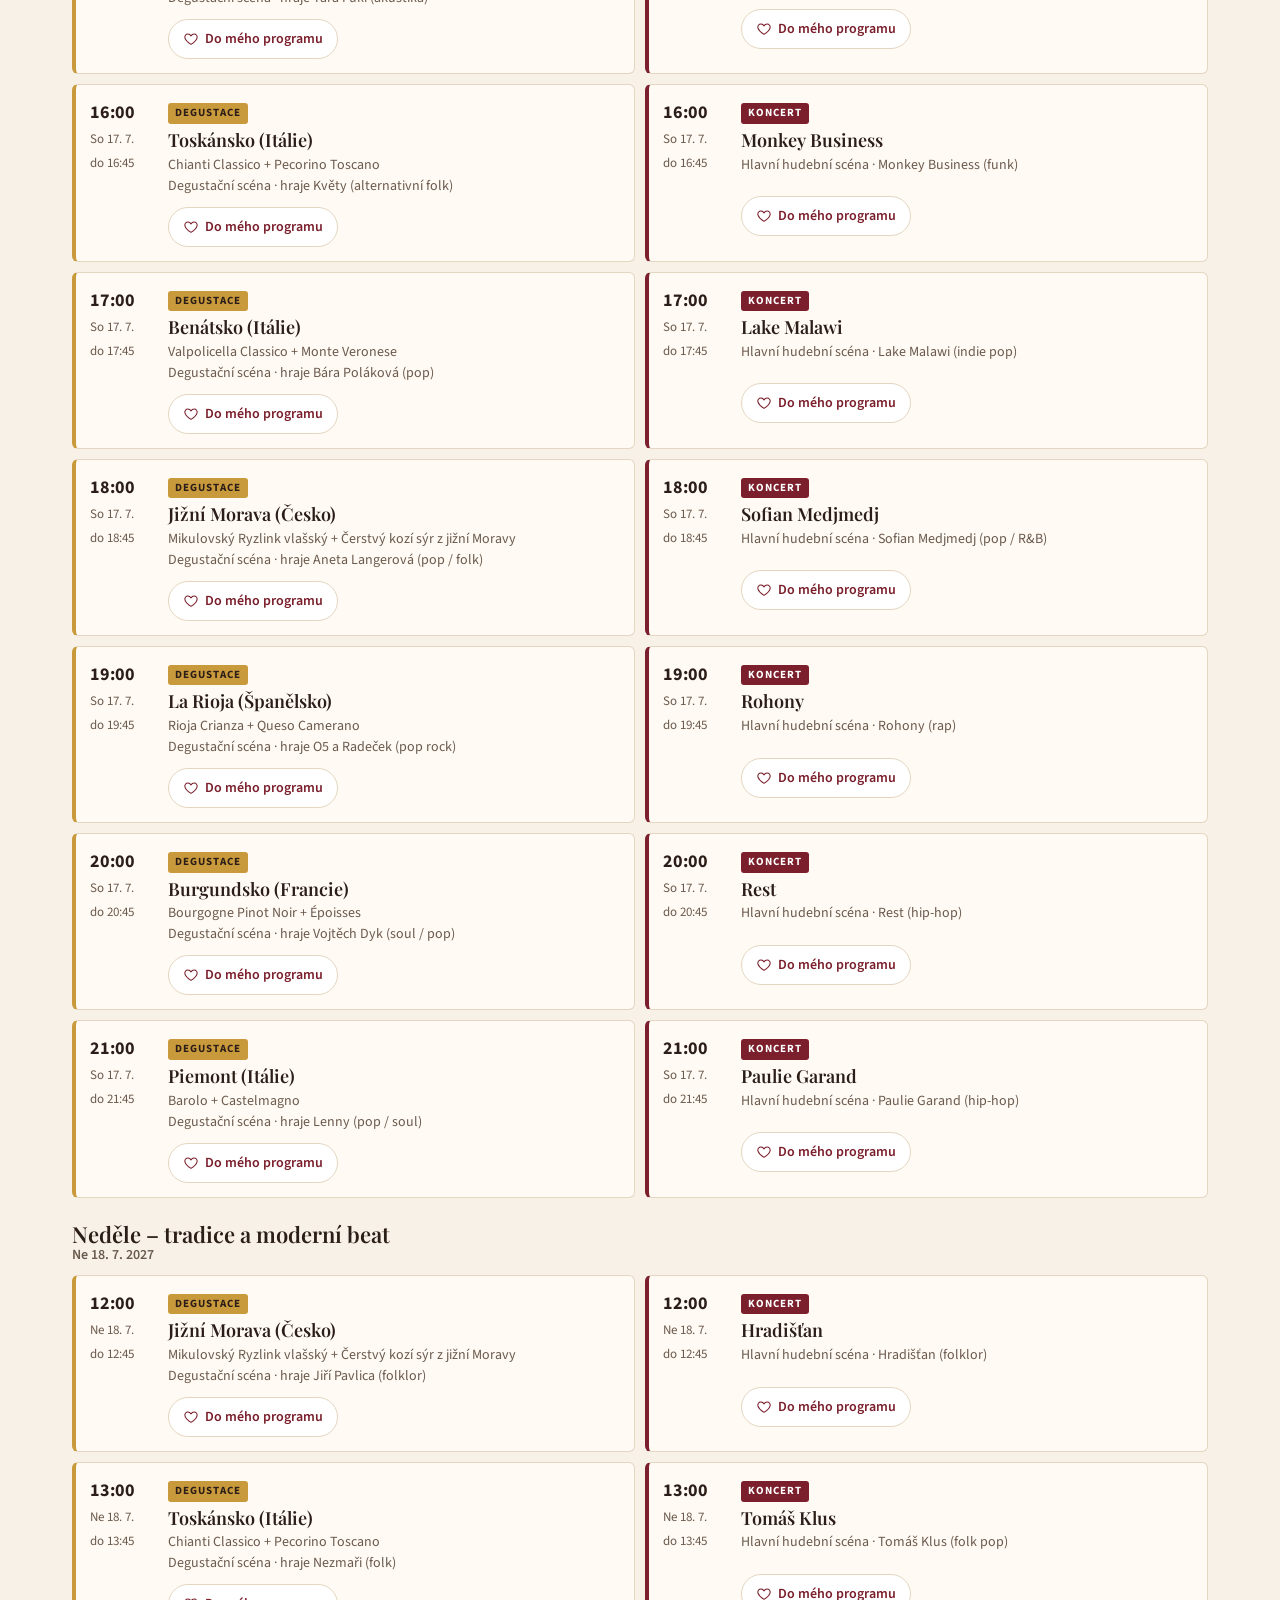
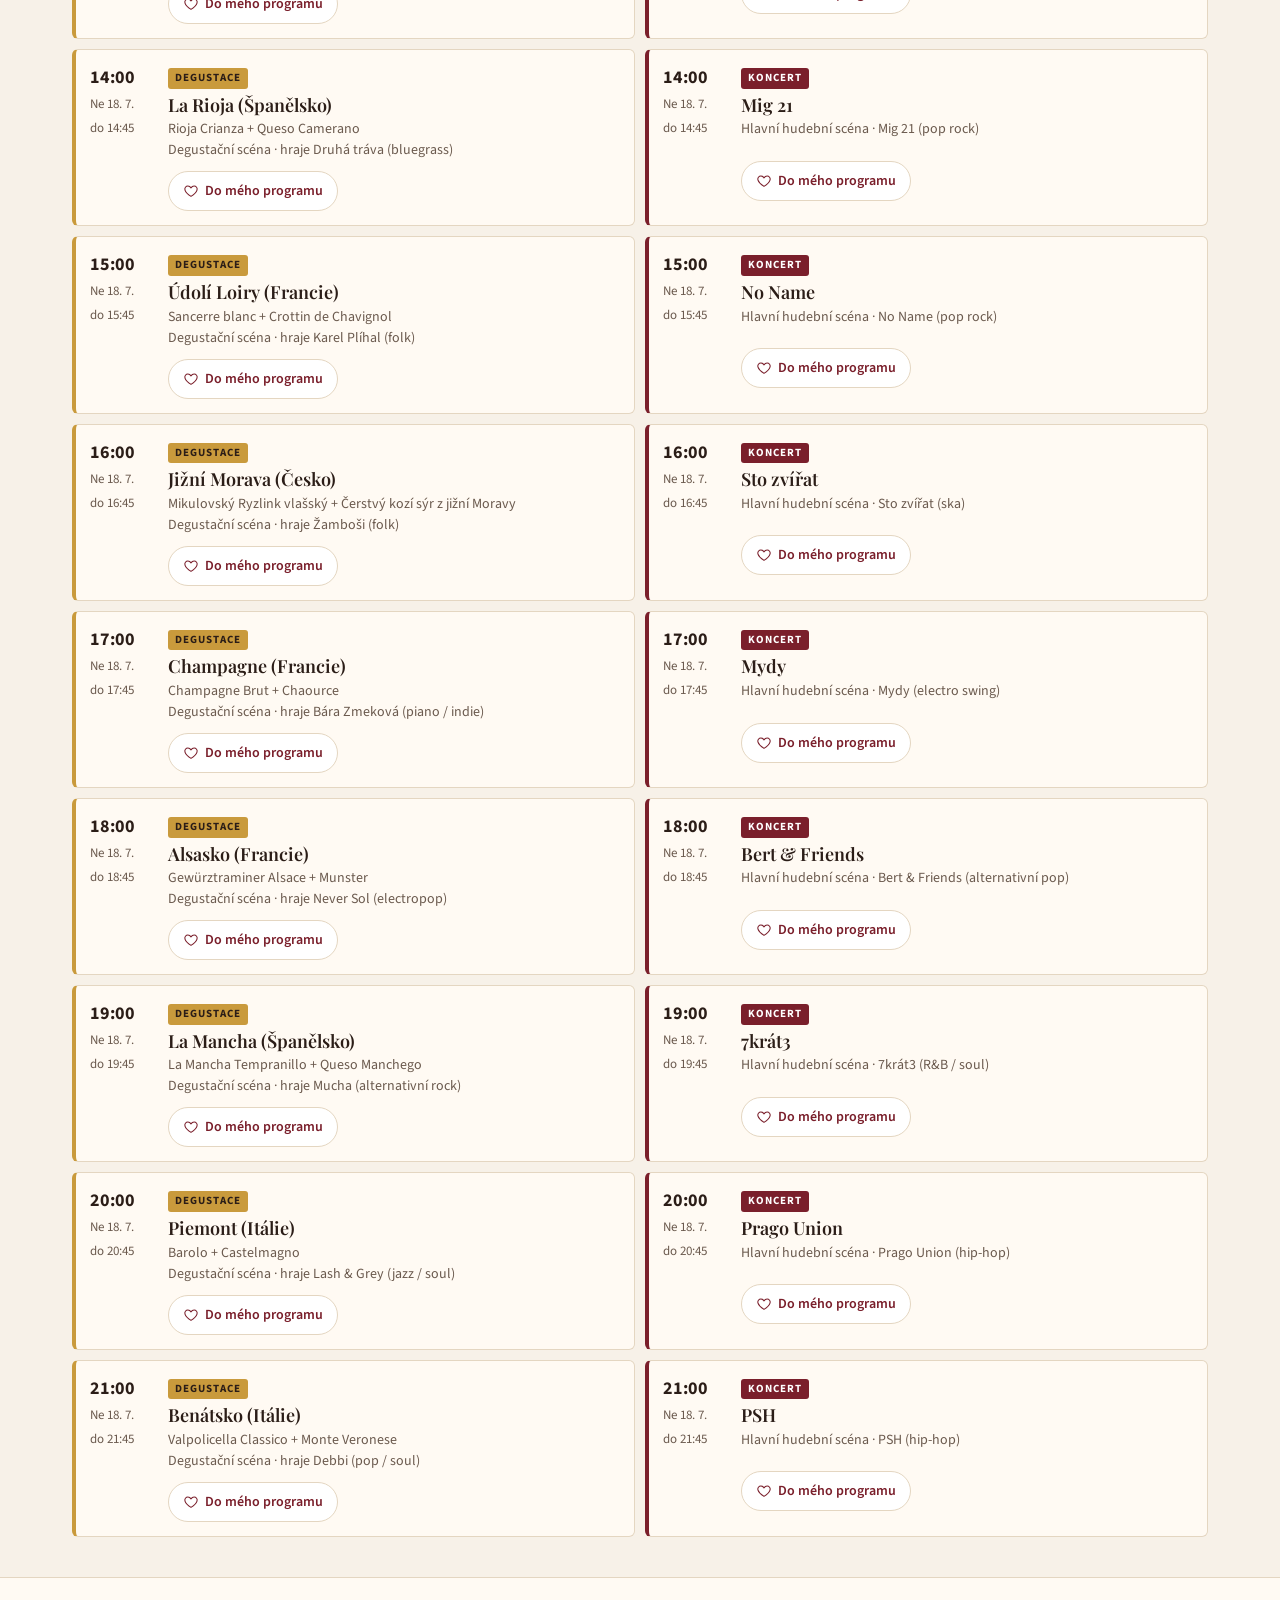
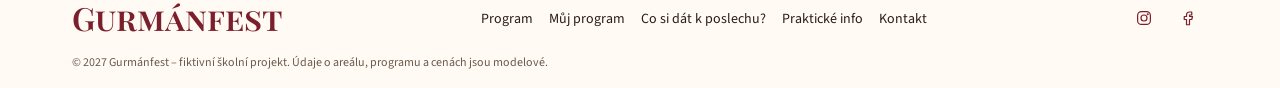
<file: gurmanfest_web/program.html>
<!DOCTYPE html>
<html lang="cs">
<head>
  <meta charset="UTF-8">
  <meta name="viewport" content="width=device-width, initial-scale=1">
  <title>Program – Gurmánfest 2027</title>
  <meta name="description" content="Kompletní program Gurmánfestu: koncerty a degustace se živou hudbou, filtr podle dne, scény, typu a žánru.">
  <link href="https://fonts.googleapis.com/css2?family=Playfair+Display:wght@500;600;700&family=Source+Sans+3:wght@400;600;700&display=swap" rel="stylesheet">
  <link rel="stylesheet" href="css/style.css">
</head>
<body>

  <!-- HLAVICKA -->
  <header class="header">
    <div class="container">
      <a href="index.html" class="logo">Gurmánfest</a>

      <nav class="menu">
        <ul>
          <li><a href="index.html">Úvod</a></li>
          <li><a href="program.html" class="active">Program</a></li>
          <li><a href="pripravujeme.html">Účinkující <span class="brzy">brzy</span></a></li>
          <li><a href="pripravujeme.html">Degustace a regiony <span class="brzy">brzy</span></a></li>
          <li><a href="pripravujeme.html">Scény <span class="brzy">brzy</span></a></li>
          <li><a href="index.html#info">Praktické info</a></li>
          <li><a href="muj-program.html">Můj program</a></li>
          <li><a href="doporucovac.html">Co si dát k poslechu?</a></li>
        </ul>
      </nav>

      <button class="burger" aria-label="Menu">
        <img class="burger-open" src="images/icons/menu.svg" alt="">
        <img class="burger-close" src="images/icons/close.svg" alt="">
      </button>
    </div>
  </header>

  <main>

    <!-- NADPIS -->
    <section class="page-top">
      <div class="container">
        <h1>Program</h1>
        <p>Koncerty a degustace se živou hudbou. <span id="format-programu"></span></p>
      </div>
    </section>

    <!-- FILTR -->
    <section class="section">
      <div class="container">
        <form class="filtr" id="filtr">
          <div>
            <label for="filtr-den">Den</label>
            <select id="filtr-den">
              <option value="">Všechny dny</option>
            </select>
          </div>
          <div>
            <label for="filtr-scena">Scéna</label>
            <select id="filtr-scena">
              <option value="">Všechny scény</option>
            </select>
          </div>
          <div>
            <label for="filtr-typ">Typ</label>
            <select id="filtr-typ">
              <option value="">Vše</option>
              <option value="koncert">Koncerty</option>
              <option value="degustace_s_zivou_hudbou">Degustace</option>
            </select>
          </div>
          <div>
            <label for="filtr-zanr">Žánr</label>
            <select id="filtr-zanr">
              <option value="">Všechny žánry</option>
            </select>
          </div>
          <div>
            <label for="filtr-hledat">Hledat</label>
            <input type="search" id="filtr-hledat" placeholder="např. Wohnout nebo Burgundsko">
          </div>
          <div class="filtr-tlacitka">
            <button type="reset" class="btn btn-border btn-small" id="zrusit">Zrušit filtr</button>
          </div>
        </form>

        <p class="pocet" id="pocet" aria-live="polite"></p>

        <div id="program-seznam">
          <p class="zprava">Načítám program…</p>
        </div>
      </div>
    </section>

  </main>

  <!-- PATICKA -->
  <footer class="footer">
    <div class="container">
      <a href="index.html" class="logo">Gurmánfest</a>
      <ul class="footer-menu">
        <li><a href="program.html">Program</a></li>
        <li><a href="muj-program.html">Můj program</a></li>
        <li><a href="doporucovac.html">Co si dát k poslechu?</a></li>
        <li><a href="index.html#info">Praktické info</a></li>
        <li><a href="mailto:info@gurmanfest.example">Kontakt</a></li>
      </ul>
      <ul class="social">
        <li><a href="#" aria-label="Instagram (plánovaný profil)" title="Plánovaný profil"><img src="images/icons/instagram.svg" alt=""></a></li>
        <li><a href="#" aria-label="Facebook (plánovaný profil)" title="Plánovaný profil"><img src="images/icons/facebook.svg" alt=""></a></li>
      </ul>
      <p class="copyright">© 2027 Gurmánfest – fiktivní školní projekt. Údaje o areálu, programu a cenách jsou modelové.</p>
    </div>
  </footer>

  <script src="js/script.js"></script>
  <script src="js/program.js"></script>
</body>
</html>
</file>
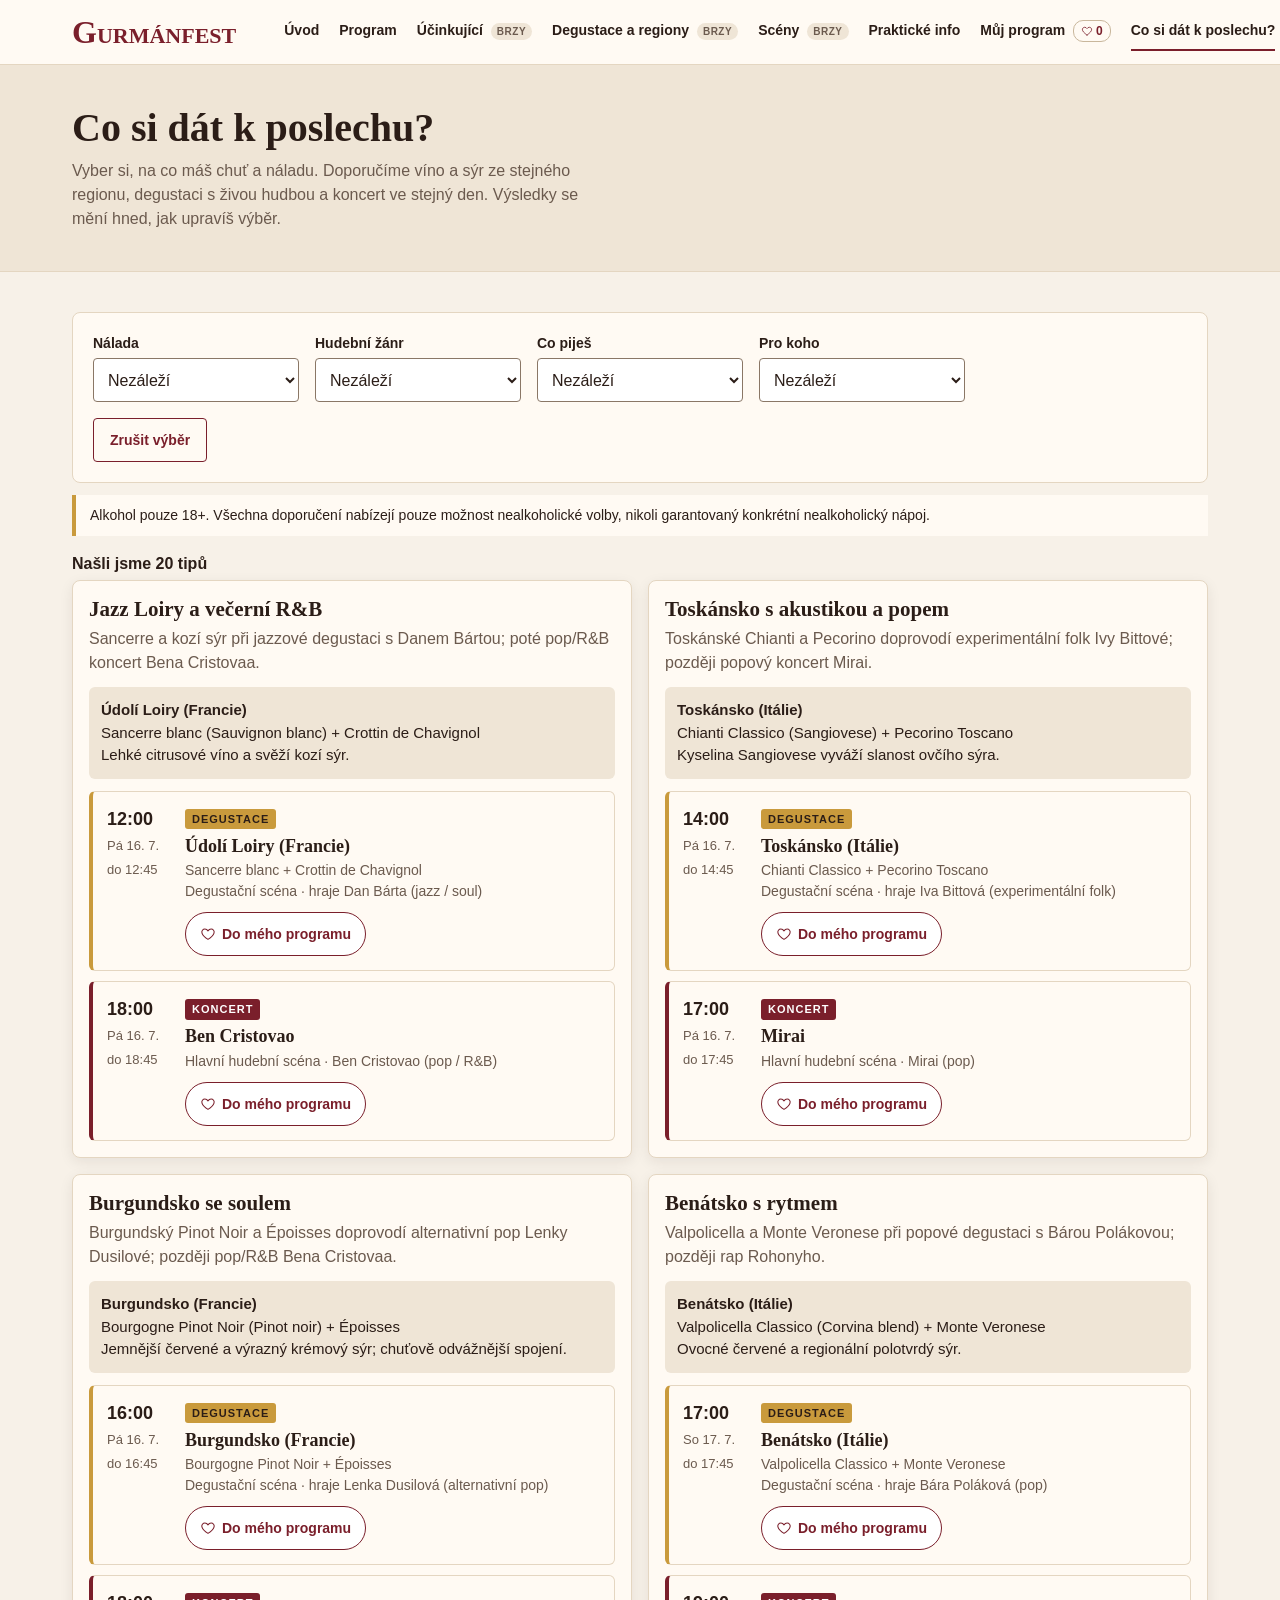
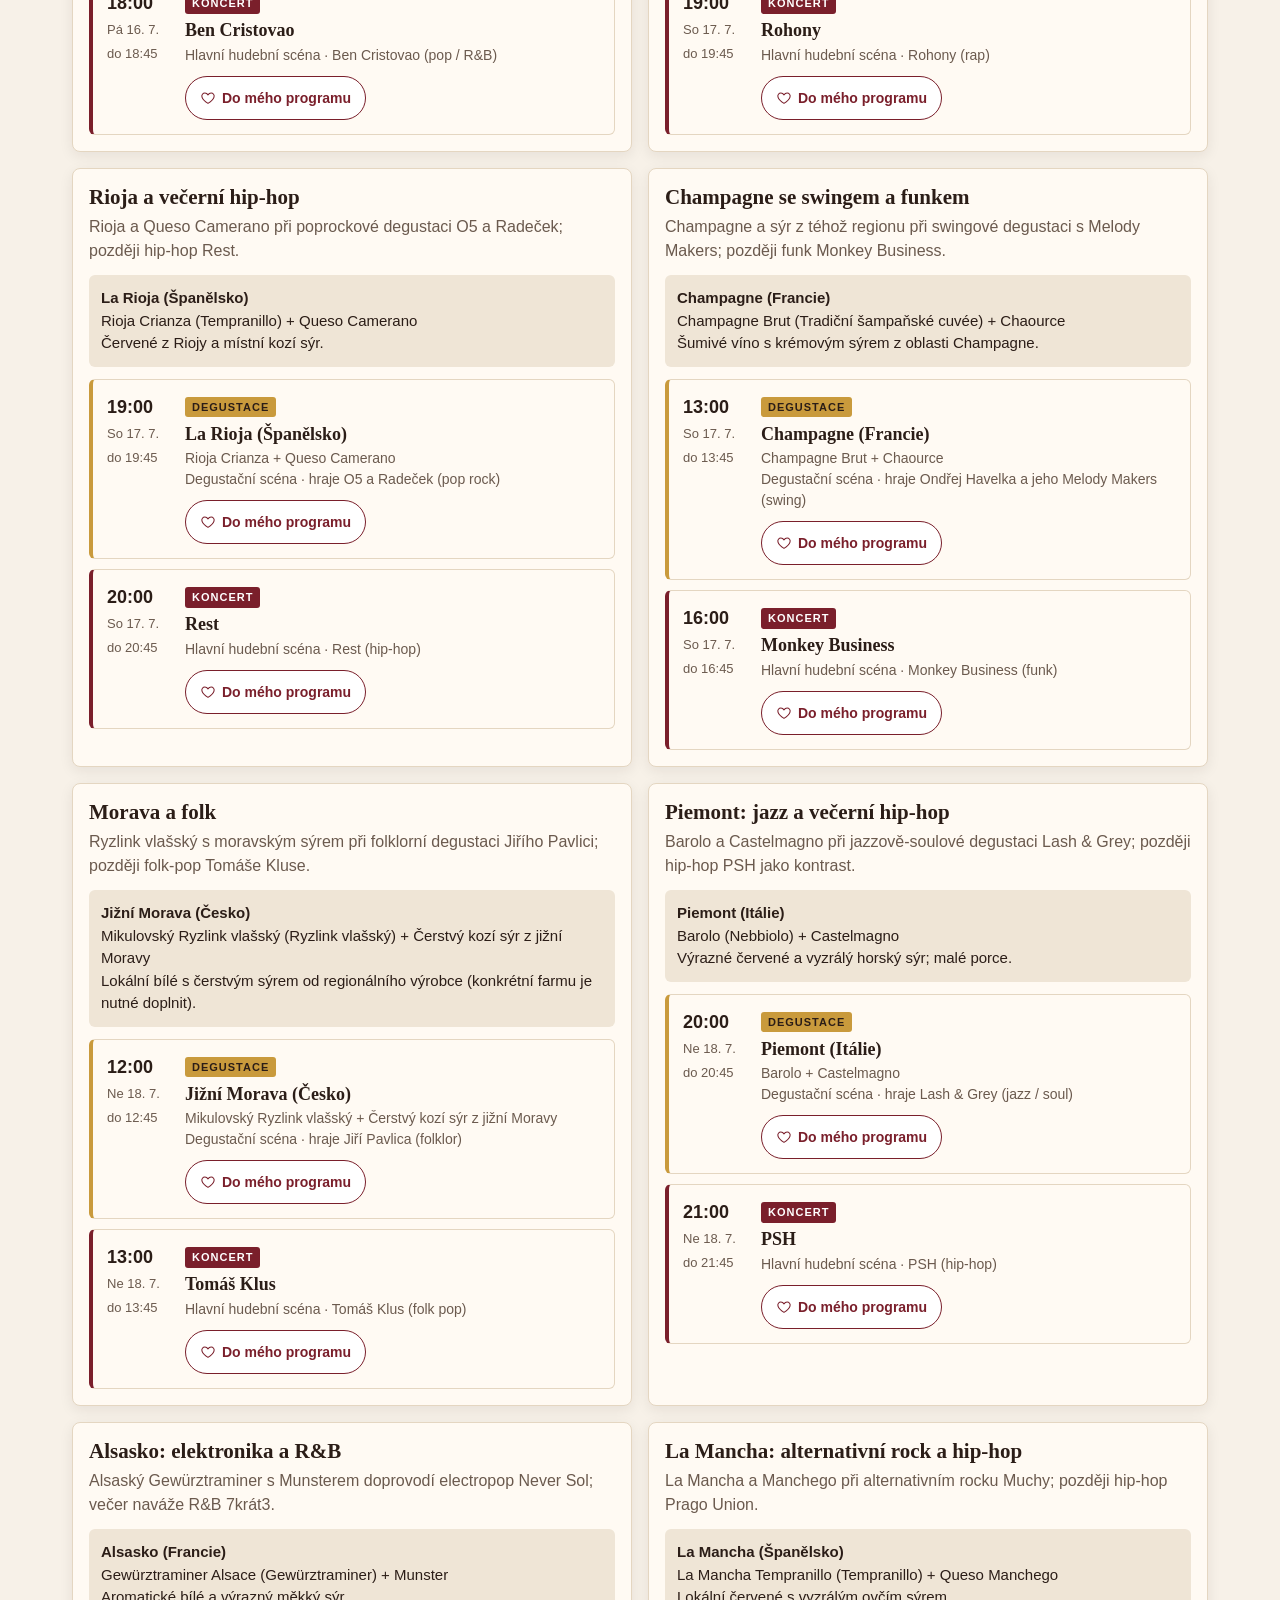
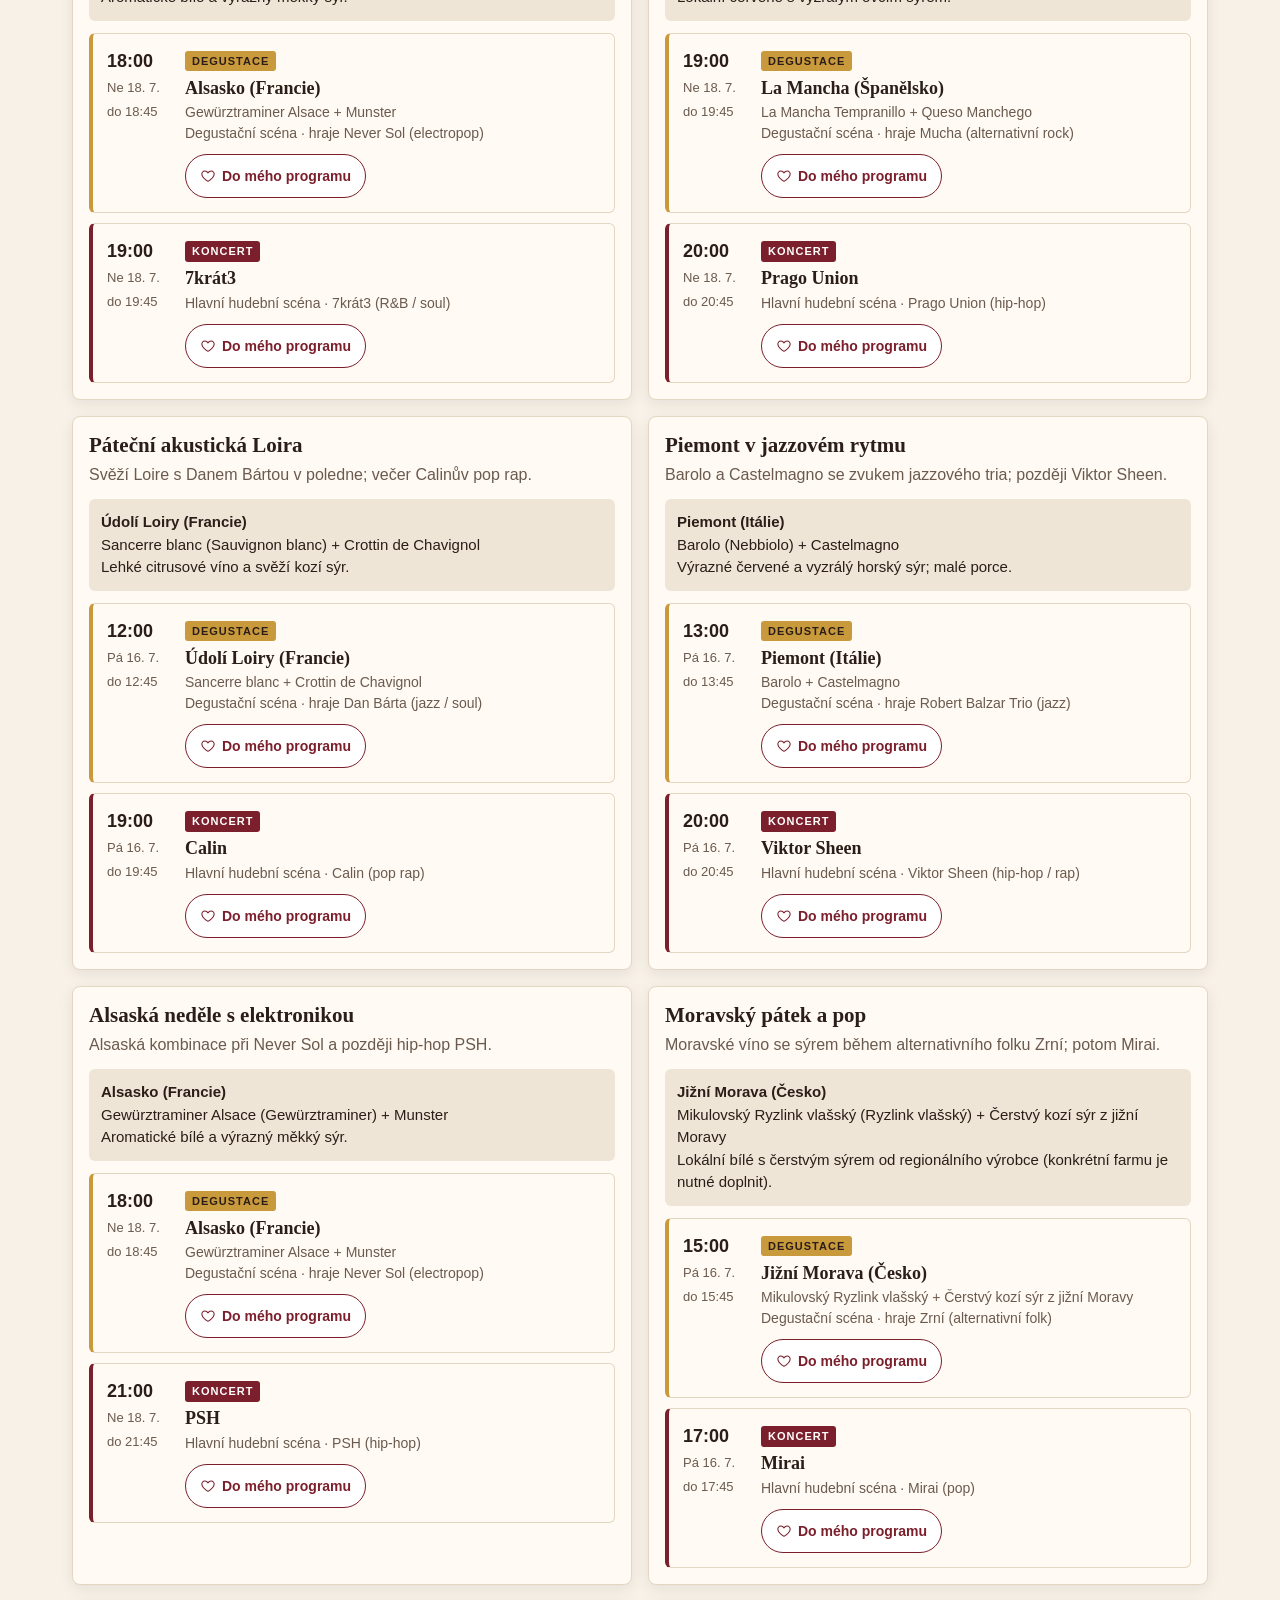
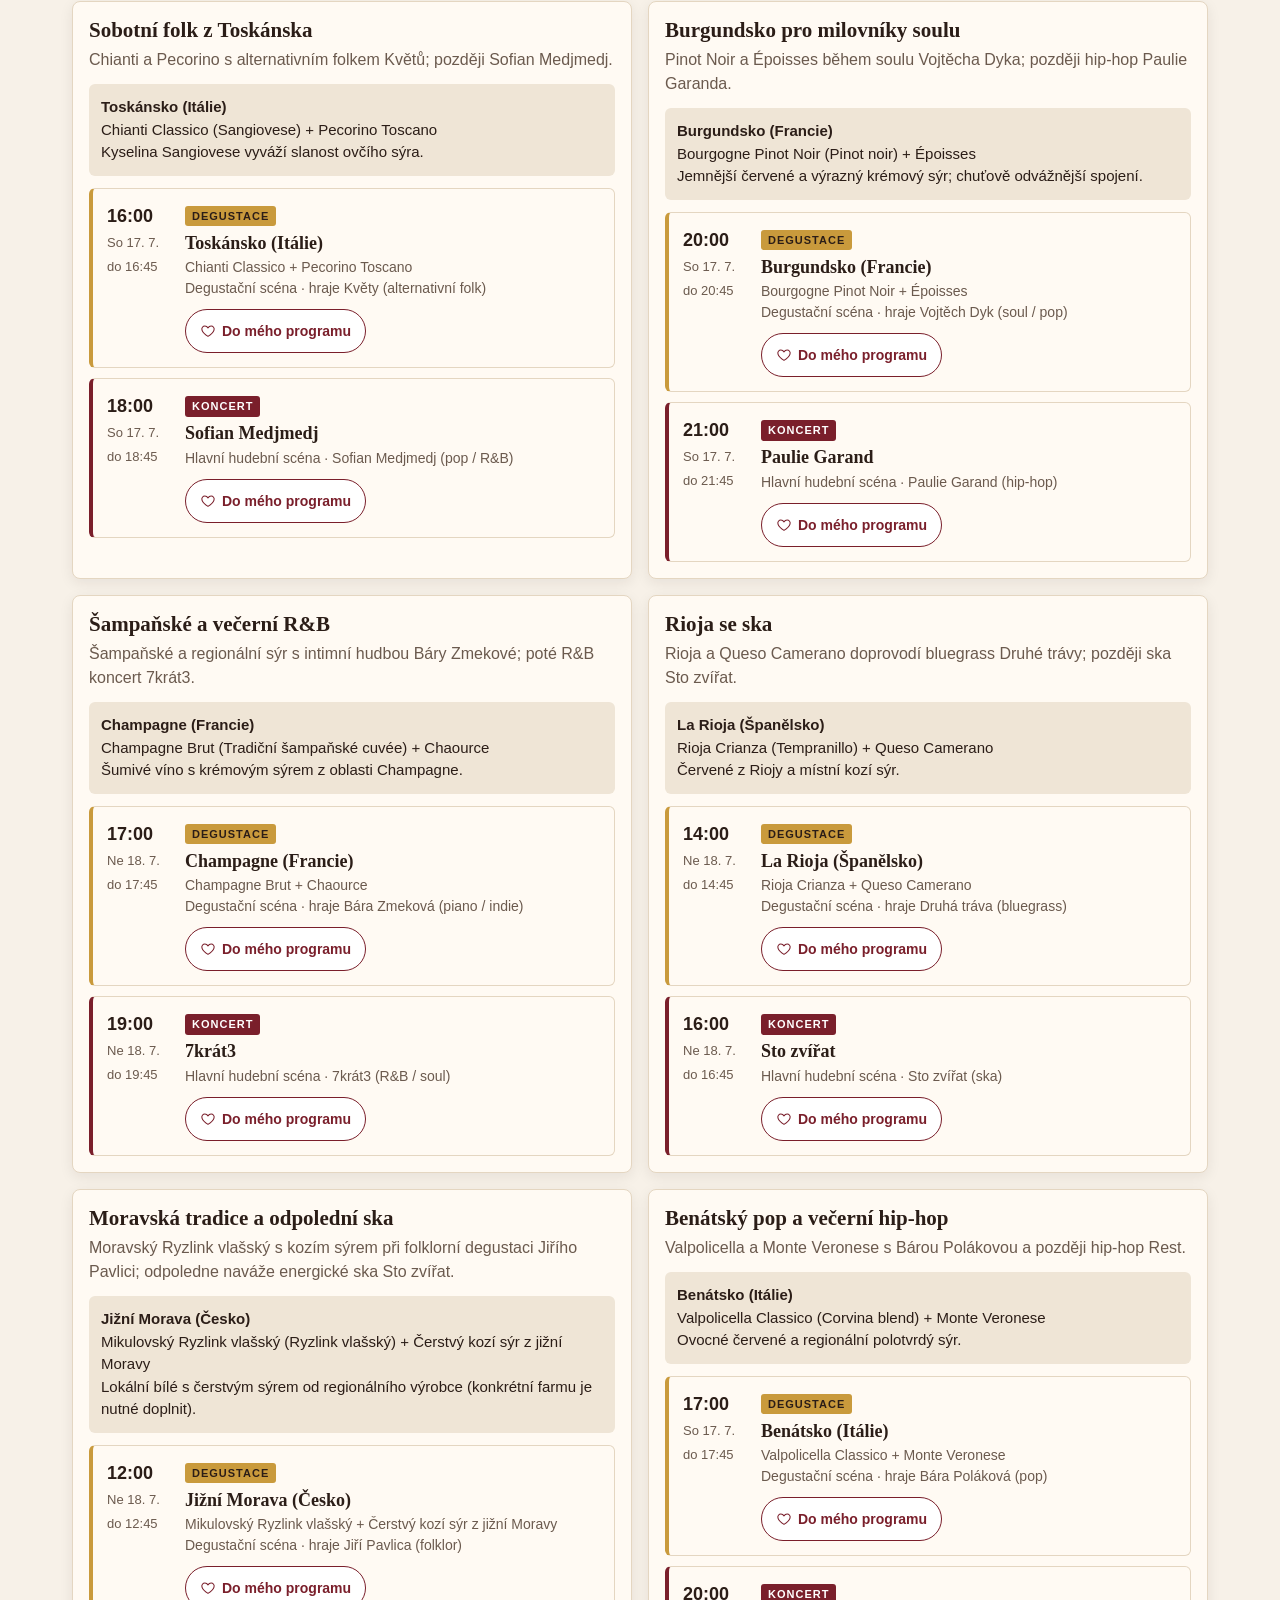
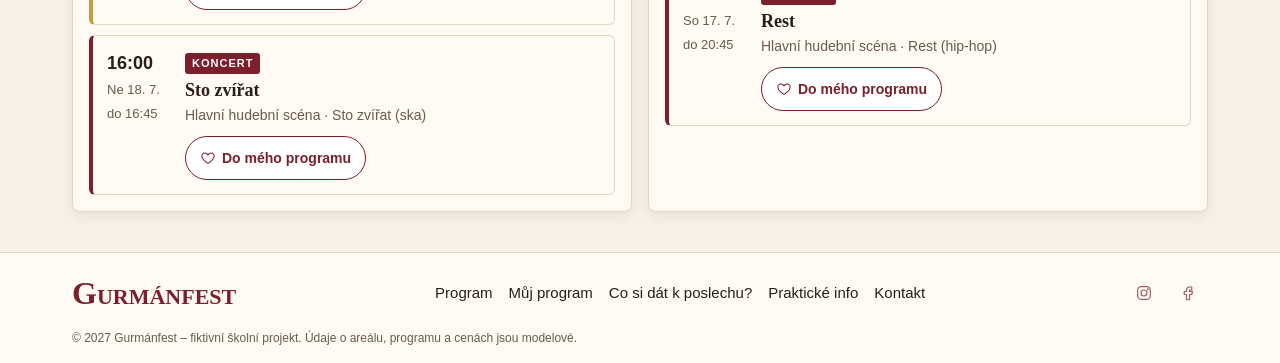
<file: web/doporucovac.html>
<!DOCTYPE html>
<html lang="cs">
<head>
  <meta charset="UTF-8">
  <meta name="viewport" content="width=device-width, initial-scale=1">
  <title>Co si dát k poslechu? – Gurmánfest 2027</title>
  <meta name="description" content="Doporučovač Gurmánfestu: podle nálady, žánru a nápoje vybere víno a sýr ze stejného regionu, degustaci a koncert.">
  <link rel="stylesheet" href="css/style.css">
</head>
<body>

  <a class="skip-link" href="#obsah">Přeskočit na obsah</a>

  <!-- HLAVICKA -->
  <header class="header">
    <div class="container">
      <a href="index.html" class="logo">Gurmánfest</a>

      <button class="burger" type="button" aria-label="Otevřít menu" aria-expanded="false" aria-controls="menu">
        <img class="burger-open" src="images/icons/menu.svg" alt="">
        <img class="burger-close" src="images/icons/close.svg" alt="">
      </button>

      <nav class="menu" id="menu" aria-label="Hlavní menu">
        <ul>
          <li><a href="index.html">Úvod</a></li>
          <li><a href="program.html">Program</a></li>
          <li><a href="pripravujeme.html#ucinkujici">Účinkující <span class="brzy">brzy</span></a></li>
          <li><a href="pripravujeme.html#degustace">Degustace a regiony <span class="brzy">brzy</span></a></li>
          <li><a href="pripravujeme.html#sceny">Scény <span class="brzy">brzy</span></a></li>
          <li><a href="index.html#info">Praktické info</a></li>
          <li>
            <a href="muj-program.html">Můj program
              <span class="pocet-programu"><img src="images/icons/heart.svg" alt=""><span class="pocet-cislo">0</span><span class="sr-only"> uložených akcí</span></span>
            </a>
          </li>
          <li><a href="doporucovac.html">Co si dát k poslechu?</a></li>
        </ul>
      </nav>
    </div>
  </header>

  <main id="obsah" tabindex="-1">

    <!-- NADPIS -->
    <section class="page-top">
      <div class="container">
        <h1>Co si dát k poslechu?</h1>
        <p>Vyber si, na co máš chuť a náladu. Doporučíme víno a sýr ze stejného regionu, degustaci s živou hudbou a koncert ve stejný den. Výsledky se mění hned, jak upravíš výběr.</p>
      </div>
    </section>

    <!-- VYBER -->
    <section class="section">
      <div class="container">
        <form class="filtr" id="doporucovac">
          <div>
            <label for="volba-nalada">Nálada</label>
            <select id="volba-nalada">
              <option value="">Nezáleží</option>
            </select>
          </div>
          <div>
            <label for="volba-zanr">Hudební žánr</label>
            <select id="volba-zanr">
              <option value="">Nezáleží</option>
            </select>
          </div>
          <div>
            <label for="volba-napoj">Co piješ</label>
            <select id="volba-napoj">
              <option value="">Nezáleží</option>
            </select>
          </div>
          <div>
            <label for="volba-skupina">Pro koho</label>
            <select id="volba-skupina">
              <option value="">Nezáleží</option>
            </select>
          </div>
          <div class="filtr-tlacitka">
            <button type="reset" class="btn btn-border btn-small">Zrušit výběr</button>
          </div>
        </form>

        <p class="upozorneni" id="upozorneni"></p>
        <p class="pocet" id="pocet" aria-live="polite"></p>

        <div class="tipy" id="vysledky">
          <p class="zprava">Načítám tipy…</p>
        </div>
      </div>
    </section>

  </main>

  <!-- PATICKA -->
  <footer class="footer">
    <div class="container">
      <a href="index.html" class="logo">Gurmánfest</a>
      <nav class="footer-nav" aria-label="Odkazy v patičce">
        <ul class="footer-menu">
          <li><a href="program.html">Program</a></li>
          <li><a href="muj-program.html">Můj program</a></li>
          <li><a href="doporucovac.html">Co si dát k poslechu?</a></li>
          <li><a href="index.html#info">Praktické info</a></li>
          <li><a href="mailto:info@gurmanfest.example">Kontakt</a></li>
        </ul>
      </nav>
      <ul class="social">
        <li><span class="social-ikona" title="Plánovaný profil"><img src="images/icons/instagram.svg" alt="Instagram (plánovaný profil)"></span></li>
        <li><span class="social-ikona" title="Plánovaný profil"><img src="images/icons/facebook.svg" alt="Facebook (plánovaný profil)"></span></li>
      </ul>
      <p class="copyright">© 2027 Gurmánfest – fiktivní školní projekt. Údaje o areálu, programu a cenách jsou modelové.</p>
    </div>
  </footer>

  <script src="js/data-inline.js"></script>
  <script src="js/script.js"></script>
  <script src="js/doporucovac.js"></script>
</body>
</html>
</file>
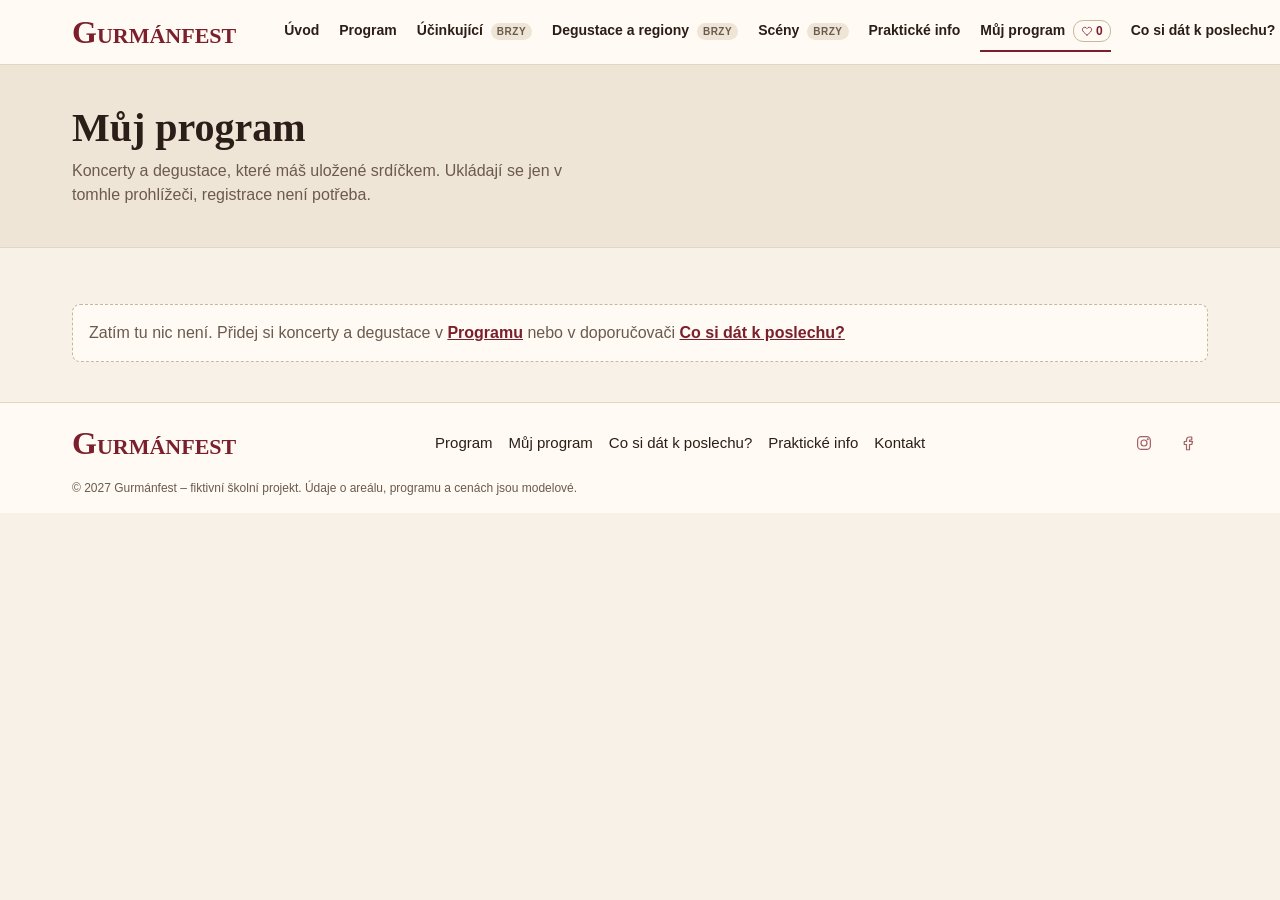
<file: web/muj-program.html>
<!DOCTYPE html>
<html lang="cs">
<head>
  <meta charset="UTF-8">
  <meta name="viewport" content="width=device-width, initial-scale=1">
  <title>Můj program – Gurmánfest 2027</title>
  <meta name="description" content="Tvůj osobní program Gurmánfestu – uložené koncerty a degustace seřazené podle času.">
  <link rel="stylesheet" href="css/style.css">
</head>
<body>

  <a class="skip-link" href="#obsah">Přeskočit na obsah</a>

  <!-- HLAVICKA -->
  <header class="header">
    <div class="container">
      <a href="index.html" class="logo">Gurmánfest</a>

      <button class="burger" type="button" aria-label="Otevřít menu" aria-expanded="false" aria-controls="menu">
        <img class="burger-open" src="images/icons/menu.svg" alt="">
        <img class="burger-close" src="images/icons/close.svg" alt="">
      </button>

      <nav class="menu" id="menu" aria-label="Hlavní menu">
        <ul>
          <li><a href="index.html">Úvod</a></li>
          <li><a href="program.html">Program</a></li>
          <li><a href="pripravujeme.html#ucinkujici">Účinkující <span class="brzy">brzy</span></a></li>
          <li><a href="pripravujeme.html#degustace">Degustace a regiony <span class="brzy">brzy</span></a></li>
          <li><a href="pripravujeme.html#sceny">Scény <span class="brzy">brzy</span></a></li>
          <li><a href="index.html#info">Praktické info</a></li>
          <li>
            <a href="muj-program.html">Můj program
              <span class="pocet-programu"><img src="images/icons/heart.svg" alt=""><span class="pocet-cislo">0</span><span class="sr-only"> uložených akcí</span></span>
            </a>
          </li>
          <li><a href="doporucovac.html">Co si dát k poslechu?</a></li>
        </ul>
      </nav>
    </div>
  </header>

  <main id="obsah" tabindex="-1">

    <!-- NADPIS -->
    <section class="page-top">
      <div class="container">
        <h1>Můj program</h1>
        <p>Koncerty a degustace, které máš uložené srdíčkem. Ukládají se jen v tomhle prohlížeči, registrace není potřeba.</p>
      </div>
    </section>

    <!-- ULOZENE AKCE -->
    <section class="section">
      <div class="container">
        <p class="pocet" id="pocet" aria-live="polite"></p>
        <div id="muj-seznam">
          <p class="zprava">Načítám…</p>
        </div>
      </div>
    </section>

  </main>

  <!-- PATICKA -->
  <footer class="footer">
    <div class="container">
      <a href="index.html" class="logo">Gurmánfest</a>
      <nav class="footer-nav" aria-label="Odkazy v patičce">
        <ul class="footer-menu">
          <li><a href="program.html">Program</a></li>
          <li><a href="muj-program.html">Můj program</a></li>
          <li><a href="doporucovac.html">Co si dát k poslechu?</a></li>
          <li><a href="index.html#info">Praktické info</a></li>
          <li><a href="mailto:info@gurmanfest.example">Kontakt</a></li>
        </ul>
      </nav>
      <ul class="social">
        <li><span class="social-ikona" title="Plánovaný profil"><img src="images/icons/instagram.svg" alt="Instagram (plánovaný profil)"></span></li>
        <li><span class="social-ikona" title="Plánovaný profil"><img src="images/icons/facebook.svg" alt="Facebook (plánovaný profil)"></span></li>
      </ul>
      <p class="copyright">© 2027 Gurmánfest – fiktivní školní projekt. Údaje o areálu, programu a cenách jsou modelové.</p>
    </div>
  </footer>

  <script src="js/data-inline.js"></script>
  <script src="js/script.js"></script>
  <script src="js/muj-program.js"></script>
</body>
</html>
</file>
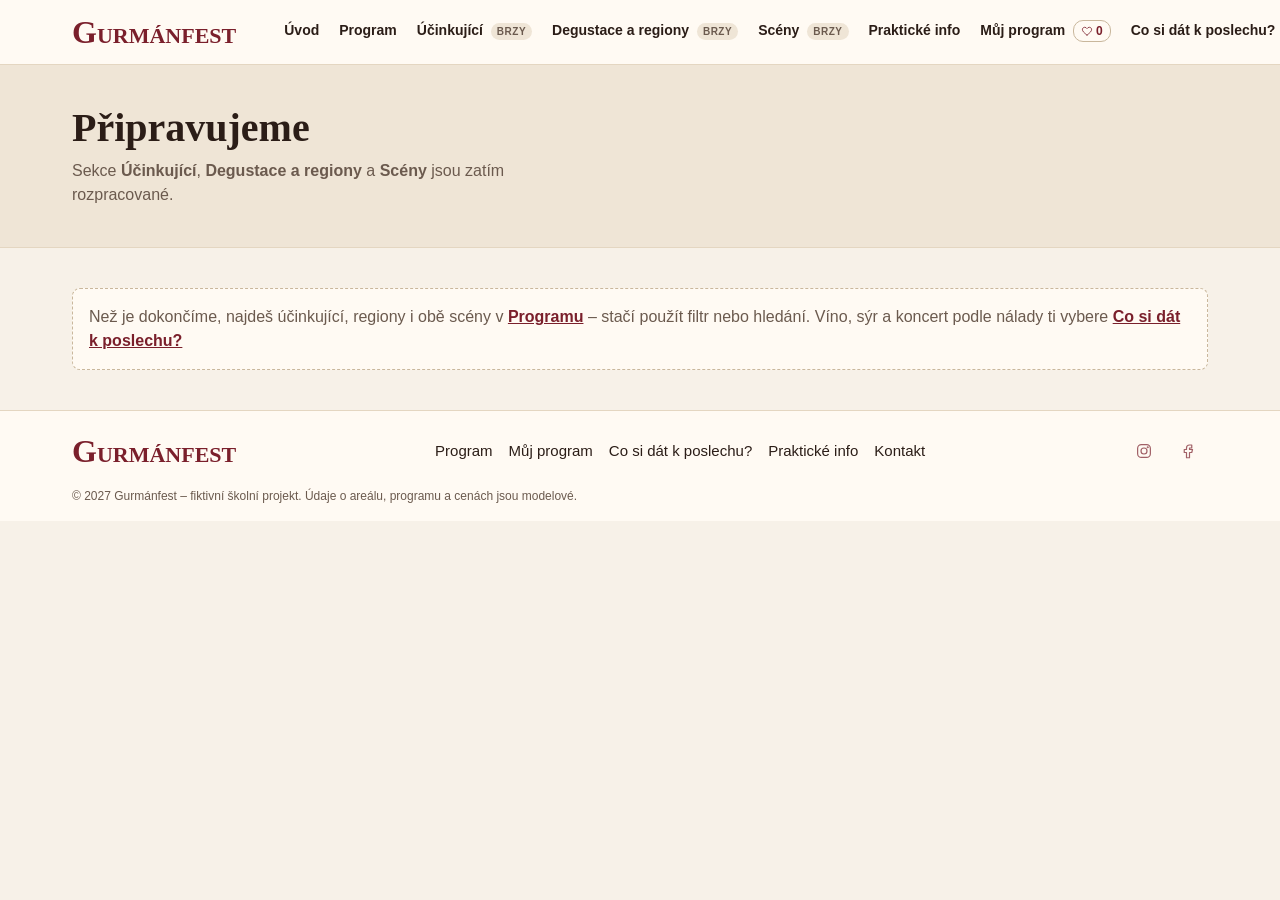
<file: web/pripravujeme.html>
<!DOCTYPE html>
<html lang="cs">
<head>
  <meta charset="UTF-8">
  <meta name="viewport" content="width=device-width, initial-scale=1">
  <title>Připravujeme – Gurmánfest 2027</title>
  <meta name="description" content="Sekce Účinkující, Degustace a regiony a Scény se připravují.">
  <link rel="stylesheet" href="css/style.css">
</head>
<body>

  <a class="skip-link" href="#obsah">Přeskočit na obsah</a>

  <!-- HLAVICKA -->
  <header class="header">
    <div class="container">
      <a href="index.html" class="logo">Gurmánfest</a>

      <button class="burger" type="button" aria-label="Otevřít menu" aria-expanded="false" aria-controls="menu">
        <img class="burger-open" src="images/icons/menu.svg" alt="">
        <img class="burger-close" src="images/icons/close.svg" alt="">
      </button>

      <nav class="menu" id="menu" aria-label="Hlavní menu">
        <ul>
          <li><a href="index.html">Úvod</a></li>
          <li><a href="program.html">Program</a></li>
          <li><a href="pripravujeme.html#ucinkujici">Účinkující <span class="brzy">brzy</span></a></li>
          <li><a href="pripravujeme.html#degustace">Degustace a regiony <span class="brzy">brzy</span></a></li>
          <li><a href="pripravujeme.html#sceny">Scény <span class="brzy">brzy</span></a></li>
          <li><a href="index.html#info">Praktické info</a></li>
          <li>
            <a href="muj-program.html">Můj program
              <span class="pocet-programu"><img src="images/icons/heart.svg" alt=""><span class="pocet-cislo">0</span><span class="sr-only"> uložených akcí</span></span>
            </a>
          </li>
          <li><a href="doporucovac.html">Co si dát k poslechu?</a></li>
        </ul>
      </nav>
    </div>
  </header>

  <main id="obsah" tabindex="-1">

    <!-- NADPIS -->
    <section class="page-top">
      <div class="container">
        <h1>Připravujeme</h1>
        <p>Sekce <strong id="ucinkujici">Účinkující</strong>, <strong id="degustace">Degustace a regiony</strong> a <strong id="sceny">Scény</strong> jsou zatím rozpracované.</p>
      </div>
    </section>

    <section class="section">
      <div class="container">
        <p class="zprava">Než je dokončíme, najdeš účinkující, regiony i obě scény v <a href="program.html">Programu</a> – stačí použít filtr nebo hledání. Víno, sýr a koncert podle nálady ti vybere <a href="doporucovac.html">Co si dát k poslechu?</a></p>
      </div>
    </section>

  </main>

  <!-- PATICKA -->
  <footer class="footer">
    <div class="container">
      <a href="index.html" class="logo">Gurmánfest</a>
      <nav class="footer-nav" aria-label="Odkazy v patičce">
        <ul class="footer-menu">
          <li><a href="program.html">Program</a></li>
          <li><a href="muj-program.html">Můj program</a></li>
          <li><a href="doporucovac.html">Co si dát k poslechu?</a></li>
          <li><a href="index.html#info">Praktické info</a></li>
          <li><a href="mailto:info@gurmanfest.example">Kontakt</a></li>
        </ul>
      </nav>
      <ul class="social">
        <li><span class="social-ikona" title="Plánovaný profil"><img src="images/icons/instagram.svg" alt="Instagram (plánovaný profil)"></span></li>
        <li><span class="social-ikona" title="Plánovaný profil"><img src="images/icons/facebook.svg" alt="Facebook (plánovaný profil)"></span></li>
      </ul>
      <p class="copyright">© 2027 Gurmánfest – fiktivní školní projekt. Údaje o areálu, programu a cenách jsou modelové.</p>
    </div>
  </footer>

  <script src="js/data-inline.js"></script>
  <script src="js/script.js"></script>
</body>
</html>
</file>
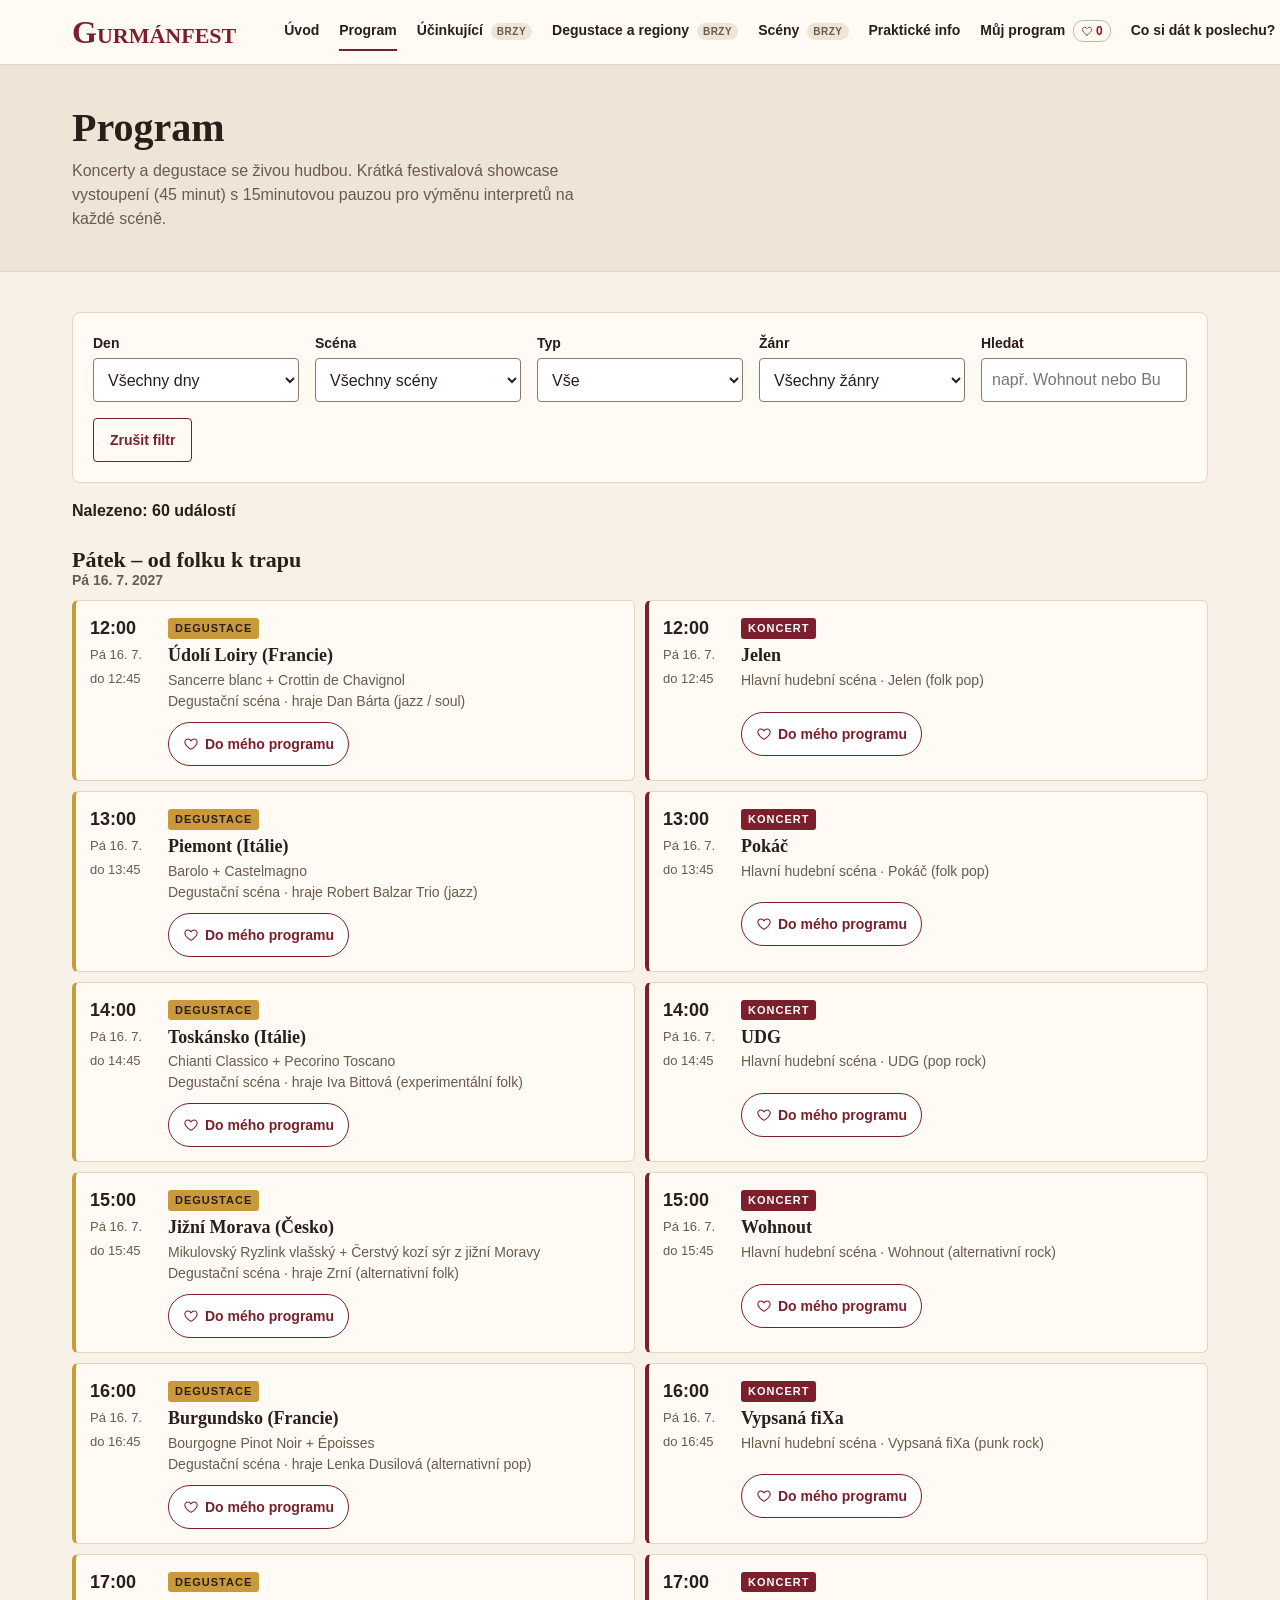
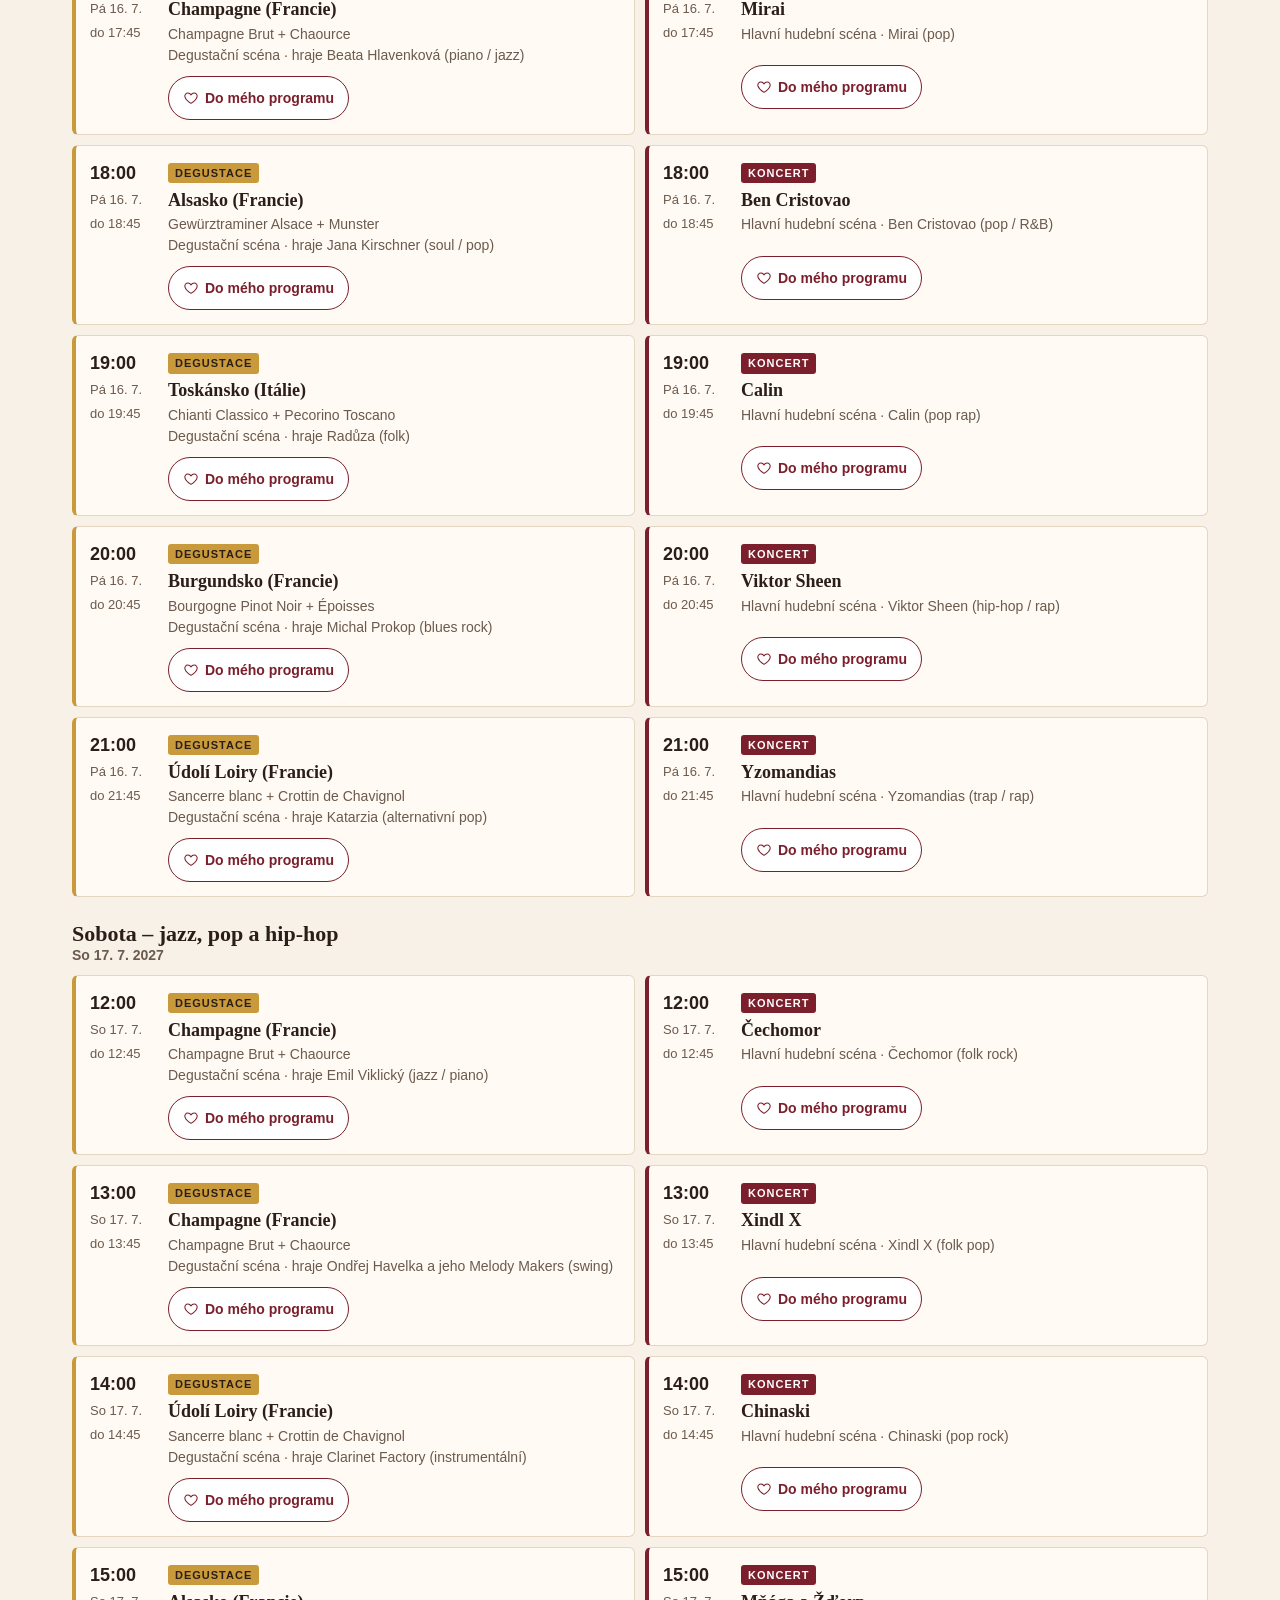
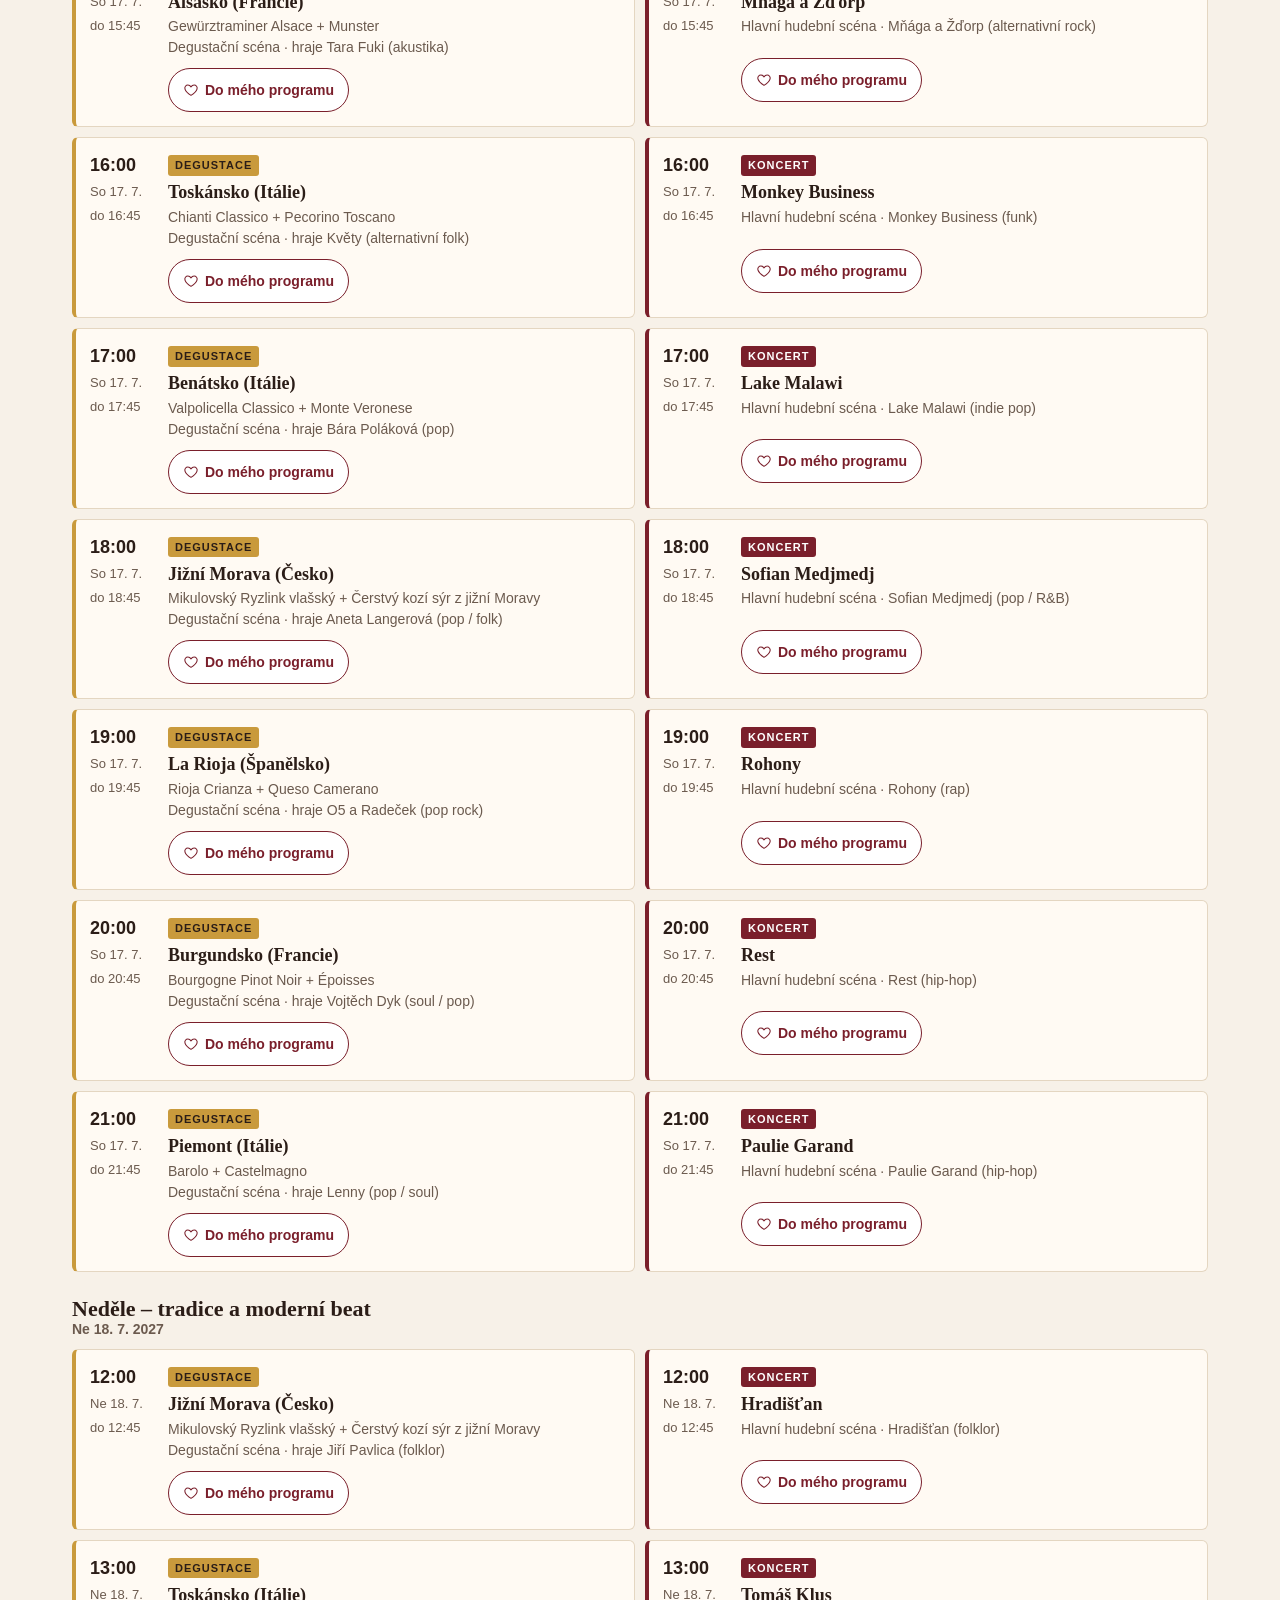
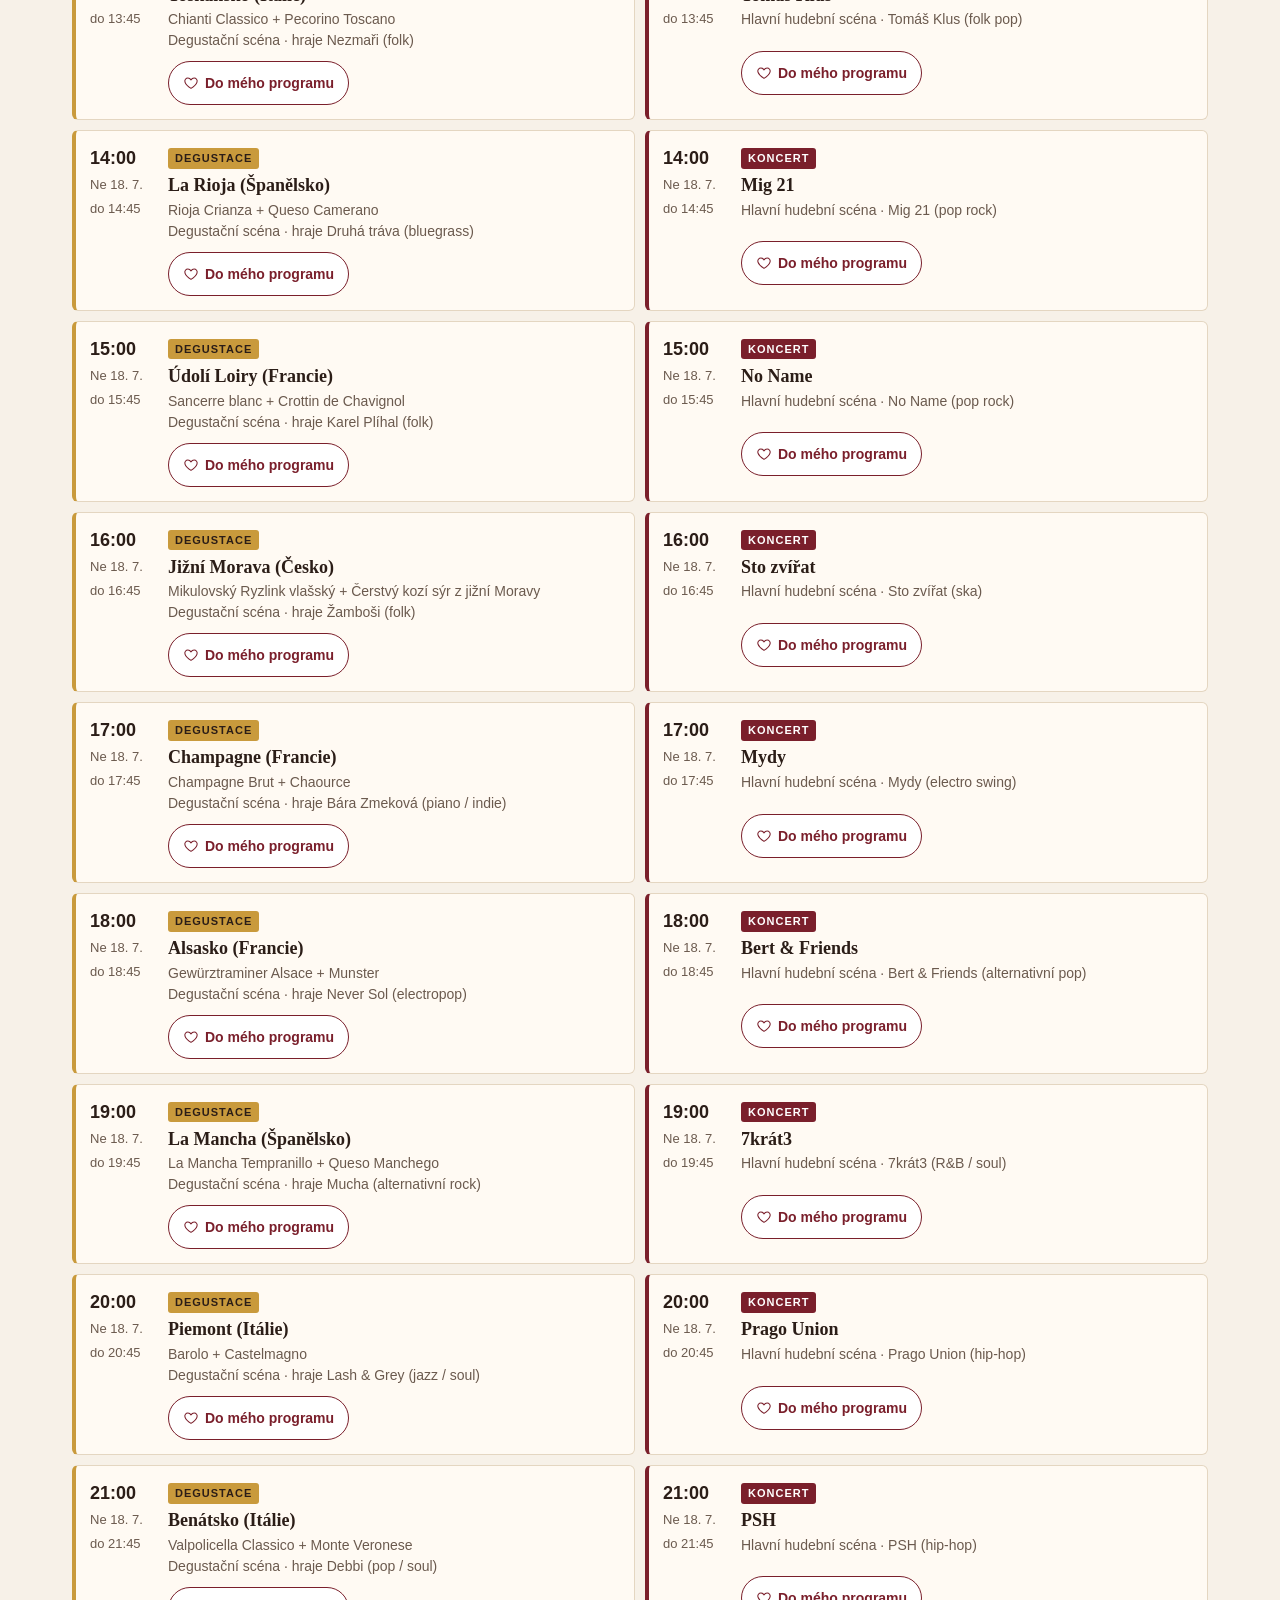
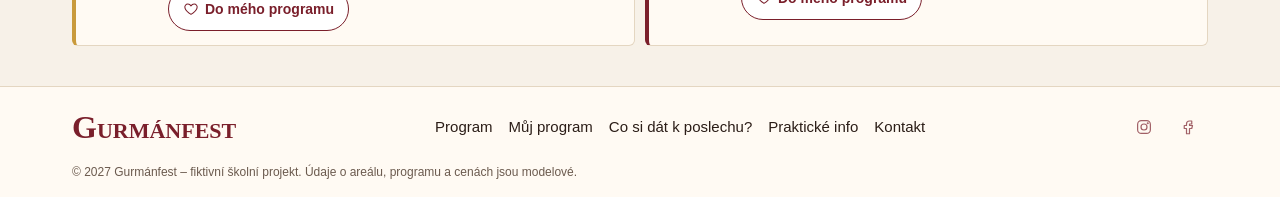
<file: web/program.html>
<!DOCTYPE html>
<html lang="cs">
<head>
  <meta charset="UTF-8">
  <meta name="viewport" content="width=device-width, initial-scale=1">
  <title>Program – Gurmánfest 2027</title>
  <meta name="description" content="Kompletní program Gurmánfestu: koncerty a degustace se živou hudbou, filtr podle dne, scény, typu a žánru.">
  <link rel="stylesheet" href="css/style.css">
</head>
<body>

  <a class="skip-link" href="#obsah">Přeskočit na obsah</a>

  <!-- HLAVICKA -->
  <header class="header">
    <div class="container">
      <a href="index.html" class="logo">Gurmánfest</a>

      <button class="burger" type="button" aria-label="Otevřít menu" aria-expanded="false" aria-controls="menu">
        <img class="burger-open" src="images/icons/menu.svg" alt="">
        <img class="burger-close" src="images/icons/close.svg" alt="">
      </button>

      <nav class="menu" id="menu" aria-label="Hlavní menu">
        <ul>
          <li><a href="index.html">Úvod</a></li>
          <li><a href="program.html">Program</a></li>
          <li><a href="pripravujeme.html#ucinkujici">Účinkující <span class="brzy">brzy</span></a></li>
          <li><a href="pripravujeme.html#degustace">Degustace a regiony <span class="brzy">brzy</span></a></li>
          <li><a href="pripravujeme.html#sceny">Scény <span class="brzy">brzy</span></a></li>
          <li><a href="index.html#info">Praktické info</a></li>
          <li>
            <a href="muj-program.html">Můj program
              <span class="pocet-programu"><img src="images/icons/heart.svg" alt=""><span class="pocet-cislo">0</span><span class="sr-only"> uložených akcí</span></span>
            </a>
          </li>
          <li><a href="doporucovac.html">Co si dát k poslechu?</a></li>
        </ul>
      </nav>
    </div>
  </header>

  <main id="obsah" tabindex="-1">

    <!-- NADPIS -->
    <section class="page-top">
      <div class="container">
        <h1>Program</h1>
        <p>Koncerty a degustace se živou hudbou. <span id="format-programu"></span></p>
      </div>
    </section>

    <!-- FILTR -->
    <section class="section">
      <div class="container">
        <form class="filtr" id="filtr">
          <div>
            <label for="filtr-den">Den</label>
            <select id="filtr-den">
              <option value="">Všechny dny</option>
            </select>
          </div>
          <div>
            <label for="filtr-scena">Scéna</label>
            <select id="filtr-scena">
              <option value="">Všechny scény</option>
            </select>
          </div>
          <div>
            <label for="filtr-typ">Typ</label>
            <select id="filtr-typ">
              <option value="">Vše</option>
              <option value="koncert">Koncerty</option>
              <option value="degustace_s_zivou_hudbou">Degustace</option>
            </select>
          </div>
          <div>
            <label for="filtr-zanr">Žánr</label>
            <select id="filtr-zanr">
              <option value="">Všechny žánry</option>
            </select>
          </div>
          <div>
            <label for="filtr-hledat">Hledat</label>
            <input type="search" id="filtr-hledat" placeholder="např. Wohnout nebo Burgundsko">
          </div>
          <div class="filtr-tlacitka">
            <button type="reset" class="btn btn-border btn-small" id="zrusit">Zrušit filtr</button>
          </div>
        </form>

        <p class="pocet" id="pocet" aria-live="polite"></p>

        <div id="program-seznam">
          <p class="zprava">Načítám program…</p>
        </div>
      </div>
    </section>

  </main>

  <!-- PATICKA -->
  <footer class="footer">
    <div class="container">
      <a href="index.html" class="logo">Gurmánfest</a>
      <nav class="footer-nav" aria-label="Odkazy v patičce">
        <ul class="footer-menu">
          <li><a href="program.html">Program</a></li>
          <li><a href="muj-program.html">Můj program</a></li>
          <li><a href="doporucovac.html">Co si dát k poslechu?</a></li>
          <li><a href="index.html#info">Praktické info</a></li>
          <li><a href="mailto:info@gurmanfest.example">Kontakt</a></li>
        </ul>
      </nav>
      <ul class="social">
        <li><span class="social-ikona" title="Plánovaný profil"><img src="images/icons/instagram.svg" alt="Instagram (plánovaný profil)"></span></li>
        <li><span class="social-ikona" title="Plánovaný profil"><img src="images/icons/facebook.svg" alt="Facebook (plánovaný profil)"></span></li>
      </ul>
      <p class="copyright">© 2027 Gurmánfest – fiktivní školní projekt. Údaje o areálu, programu a cenách jsou modelové.</p>
    </div>
  </footer>

  <script src="js/data-inline.js"></script>
  <script src="js/script.js"></script>
  <script src="js/program.js"></script>
</body>
</html>
</file>
<file: gurmanfest_web/css/style.css>
/* ZAKLAD */

* {
  box-sizing: border-box;
}

html {
  scroll-behavior: smooth;
  scroll-padding-top: 60px;
}

body {
  margin: 0;
  background: #f7f1e8;
  color: #2b1d17;
  font-family: "Source Sans 3", Arial, sans-serif;
  font-size: 16px;
  line-height: 1.5;
}

h1, h2, h3 {
  margin: 0;
  font-family: "Playfair Display", Georgia, serif;
  font-weight: 600;
  line-height: 1.15;
}

p {
  margin: 0;
}

ul {
  margin: 0;
  padding: 0;
  list-style: none;
}

a {
  color: inherit;
}

.container {
  max-width: 1200px;
  margin: 0 auto;
  padding: 0 16px;
}


/* TLACITKA */

.btn {
  display: inline-flex;
  align-items: center;
  justify-content: center;
  min-height: 44px;
  padding: 10px 20px;
  border: 1.5px solid transparent;
  border-radius: 4px;
  font-family: inherit;
  font-size: 15px;
  font-weight: 600;
  text-decoration: none;
  text-align: center;
  cursor: pointer;
  transition: 0.2s;
}

.btn-small {
  min-height: 40px;
  padding: 7px 16px;
  font-size: 14px;
}

.btn-red {
  background: #7a1f2b;
  color: white;
}

.btn-red:hover {
  background: #5e1621;
}

.btn-white-border {
  background: rgba(255, 255, 255, 0.06);
  border-color: white;
  color: white;
}

.btn-white-border:hover {
  background: white;
  color: #2b1d17;
}

.btn-light {
  background: #fffaf3;
  color: #2b1d17;
}

.btn-light:hover {
  background: white;
}

.btn-border {
  background: transparent;
  border-color: #7a1f2b;
  color: #7a1f2b;
}

.btn-border:hover {
  background: #7a1f2b;
  color: white;
}

.buttons {
  display: flex;
  flex-wrap: wrap;
  gap: 12px;
}

.buttons.center {
  justify-content: center;
}


/* FOTKY */
/* PLACEHOLDER – barvy misto fotek */

.grad-wine {
  background: radial-gradient(circle at 70% 30%, rgba(255, 210, 150, 0.45), transparent 55%),
              linear-gradient(135deg, #4d111b, #93393a 55%, #d79a58);
}

.grad-cheese {
  background: radial-gradient(circle at 30% 35%, rgba(255, 240, 190, 0.5), transparent 55%),
              linear-gradient(135deg, #7a4d1e, #c9953f 55%, #efd08a);
}

.grad-craft {
  background: radial-gradient(circle at 65% 40%, rgba(255, 236, 200, 0.45), transparent 55%),
              linear-gradient(135deg, #5c3d24, #b48a58 55%, #e6cfa3);
}

.grad-landscape {
  background: linear-gradient(180deg, #a9bfcd, #e2c88f 42%, #7c8f4a 58%, #3d5a2c);
}

.grad-concert {
  background: radial-gradient(ellipse 60% 50% at 50% 0%, rgba(255, 110, 200, 0.55), transparent 70%),
              radial-gradient(circle at 15% 20%, rgba(120, 140, 255, 0.45), transparent 40%),
              linear-gradient(170deg, #34175a, #5e1d55 50%, #140b1f);
}

.grad-concert2 {
  background: radial-gradient(ellipse 60% 50% at 35% 0%, rgba(255, 150, 70, 0.6), transparent 70%),
              radial-gradient(circle at 85% 15%, rgba(255, 70, 90, 0.45), transparent 40%),
              linear-gradient(170deg, #4a1418, #2b0e12 55%, #120809);
}

.grad-concert3 {
  background: radial-gradient(ellipse 60% 50% at 60% 0%, rgba(140, 180, 255, 0.6), transparent 70%),
              radial-gradient(circle at 15% 15%, rgba(200, 120, 255, 0.4), transparent 40%),
              linear-gradient(170deg, #1a2a5e, #13183a 55%, #0a0c18);
}

.foto {
  position: absolute;
  top: 0;
  left: 0;
  width: 100%;
  height: 100%;
  object-fit: cover;
}


/* HLAVICKA */

.header {
  position: sticky;
  top: 0;
  z-index: 50;
  background: #fffaf3;
  border-bottom: 1px solid #e4d6c1;
}

.header .container {
  display: flex;
  align-items: center;
  justify-content: space-between;
  gap: 16px;
  min-height: 60px;
}

.logo {
  font-family: "Playfair Display", Georgia, serif;
  font-size: 28px;
  font-weight: 600;
  font-variant: small-caps;
  color: #7a1f2b;
  text-decoration: none;
}

.burger {
  display: flex;
  align-items: center;
  justify-content: center;
  width: 44px;
  height: 44px;
  padding: 0;
  border: none;
  border-radius: 4px;
  background: none;
  cursor: pointer;
}

.burger:hover {
  background: #efe5d6;
}

.burger img {
  width: 22px;
}

.burger-close {
  display: none;
}

.header.open .burger-open {
  display: none;
}

.header.open .burger-close {
  display: block;
}


/* MENU NA MOBILU */

.menu {
  display: none;
  position: absolute;
  top: 100%;
  left: 0;
  right: 0;
  max-height: calc(100vh - 60px);
  overflow-y: auto;
  padding: 8px 16px 20px;
  background: #fffaf3;
  border-bottom: 1px solid #e4d6c1;
  box-shadow: 0 12px 24px rgba(43, 29, 23, 0.12);
}

.header.open .menu {
  display: block;
}

.menu li a {
  display: block;
  padding: 12px 0;
  border-bottom: 1px solid #e4d6c1;
  font-size: 17px;
  font-weight: 600;
  text-decoration: none;
}

.menu li a:hover,
.menu li a.active {
  color: #7a1f2b;
}

.brzy {
  display: inline-block;
  margin-left: 4px;
  padding: 1px 6px;
  border-radius: 10px;
  background: #efe5d6;
  color: #6b5a4e;
  font-size: 10px;
  font-weight: 700;
  letter-spacing: 0.5px;
  text-transform: uppercase;
  vertical-align: middle;
}


/* HERO */

/* PLACEHOLDER – hero */
.hero {
  color: #fbf4ea;
  background: linear-gradient(180deg, rgba(20, 12, 10, 0.35), rgba(20, 12, 10, 0.78)),
              url(../images/hero.jpg) center / cover no-repeat,
              radial-gradient(ellipse 45% 55% at 78% 38%, rgba(246, 178, 98, 0.55), transparent 70%),
              radial-gradient(ellipse 40% 35% at 62% 95%, rgba(150, 40, 45, 0.55), transparent 70%),
              linear-gradient(165deg, #4a3322, #2a1c14 55%, #1a110d);
}

.hero-text {
  padding-top: 48px;
  padding-bottom: 36px;
}

.hero h1 {
  font-size: 36px;
}

.hero-perex {
  max-width: 34ch;
  margin-top: 14px;
  color: rgba(251, 244, 234, 0.92);
}

.hero-info {
  display: flex;
  flex-wrap: wrap;
  gap: 6px 20px;
  margin: 16px 0 24px;
  font-size: 14px;
}

.hero-info li {
  display: flex;
  align-items: center;
  gap: 6px;
}

.hero-info img {
  width: 17px;
}

.hero .btn {
  flex-grow: 1;
}


/* NADPIS PODSTRANKY */

.page-top {
  padding: 28px 0;
  background: #efe5d6;
  border-bottom: 1px solid #e4d6c1;
}

.page-top h1 {
  font-size: 30px;
}

.page-top p {
  max-width: 60ch;
  margin-top: 8px;
  color: #6b5a4e;
}


/* SEKCE */

.section {
  padding: 28px 0;
}

.beige {
  background: #efe5d6;
}

.title {
  margin-bottom: 16px;
  font-size: 22px;
}

.section-top {
  display: flex;
  flex-wrap: wrap;
  align-items: baseline;
  justify-content: space-between;
  gap: 0 16px;
  margin-bottom: 12px;
}

.section-top .title {
  margin-bottom: 0;
}

.more {
  display: flex;
  align-items: center;
  gap: 5px;
  min-height: 44px;
  font-size: 14px;
  font-weight: 600;
  color: #7a1f2b;
  text-decoration: none;
}

.more:hover {
  text-decoration: underline;
}

.more img {
  width: 14px;
}

.poznamka {
  margin-top: 16px;
  font-size: 14px;
  color: #6b5a4e;
}

/* ZPRAVA */
.zprava {
  padding: 16px;
  border: 1px dashed #c9b79c;
  border-radius: 8px;
  background: #fffaf3;
  color: #6b5a4e;
}

.zprava a {
  color: #7a1f2b;
  font-weight: 600;
}


/* CO VAS CEKA */

.features {
  display: grid;
  gap: 16px;
}

.feature {
  display: flex;
  align-items: flex-start;
  gap: 14px;
}

.feature-icon {
  width: 32px;
  flex-shrink: 0;
}

.feature h3 {
  font-family: "Source Sans 3", Arial, sans-serif;
  font-size: 15px;
  font-weight: 700;
}

.feature p {
  margin-top: 2px;
  font-size: 14px;
  line-height: 1.4;
  color: #6b5a4e;
}

.feature a {
  color: #7a1f2b;
  font-weight: 600;
}


/* VYBRANE AKCE */

.events {
  display: grid;
  gap: 12px;
}

.event {
  position: relative;
  display: grid;
  grid-template-columns: 104px 1fr;
  overflow: hidden;
  background: #fffaf3;
  border: 1px solid #e4d6c1;
  border-radius: 8px;
  box-shadow: 0 4px 14px rgba(43, 29, 23, 0.08);
}

.event-photo {
  position: relative;
  min-height: 110px;
}

.event-text {
  position: relative;
  padding: 11px 44px 13px 14px;
}

.event-text h3 {
  margin: 6px 0 5px;
  font-size: 17px;
}

.label {
  display: inline-block;
  padding: 2px 7px;
  border-radius: 3px;
  font-size: 11px;
  font-weight: 700;
  letter-spacing: 1px;
  text-transform: uppercase;
  color: white;
}

.label-red {
  background: #7a1f2b;
}

.label-gold {
  background: #c99a3c;
  color: #2b1d17;
}

.event-info {
  font-size: 13px;
  color: #6b5a4e;
}

.event-info li {
  display: flex;
  align-items: flex-start;
  gap: 6px;
  margin-top: 2px;
}

.event-info img {
  width: 13px;
  margin-top: 3px;
}

.heart {
  position: absolute;
  top: 6px;
  right: 6px;
  display: flex;
  align-items: center;
  justify-content: center;
  width: 40px;
  height: 40px;
  padding: 0;
  border: none;
  border-radius: 50%;
  background: none;
  cursor: pointer;
}

.heart:hover {
  background: #efe5d6;
}

.heart img {
  width: 19px;
}


/* DLAZDICE */

.tiles {
  display: grid;
  gap: 12px;
}

.tile {
  position: relative;
  display: block;
  aspect-ratio: 2 / 1;
  border-radius: 6px;
  overflow: hidden;
  color: white;
  text-decoration: none;
  transition: 0.2s;
}

.tile:hover {
  transform: translateY(-2px);
  box-shadow: 0 4px 14px rgba(43, 29, 23, 0.15);
}

.tile-text {
  position: relative;
  display: flex;
  flex-direction: column;
  justify-content: flex-end;
  height: 100%;
  padding: 14px;
  background: linear-gradient(180deg, transparent 25%, rgba(15, 8, 6, 0.85));
}

.tile-text strong {
  font-family: "Playfair Display", Georgia, serif;
  font-size: 20px;
  font-weight: 600;
  line-height: 1.2;
}

.tile-text span {
  font-size: 14px;
  opacity: 0.92;
}

.artist {
  aspect-ratio: 2.4 / 1;
}


/* VSTUPNE */

.tickets {
  display: grid;
  gap: 12px;
}

.ticket {
  display: flex;
  align-items: flex-start;
  gap: 14px;
  padding: 16px;
  background: #fffaf3;
  border: 1px solid #e4d6c1;
  border-radius: 8px;
  box-shadow: 0 4px 14px rgba(43, 29, 23, 0.08);
}

.ticket-icon {
  width: 32px;
  flex-shrink: 0;
}

.ticket h3 {
  font-family: "Source Sans 3", Arial, sans-serif;
  font-size: 16px;
  font-weight: 700;
}

.price {
  margin-top: 2px;
  font-size: 18px;
  font-weight: 700;
  color: #7a1f2b;
}

.ticket-desc {
  margin-top: 4px;
  font-size: 14px;
  color: #6b5a4e;
}


/* PRAKTICKE INFO */

.info {
  display: grid;
  gap: 18px;
}

.info-item {
  display: flex;
  align-items: flex-start;
  gap: 14px;
}

.info-icon {
  width: 30px;
  flex-shrink: 0;
}

.info-item h3 {
  font-family: "Source Sans 3", Arial, sans-serif;
  font-size: 15px;
  font-weight: 700;
}

.info-item p {
  margin-top: 2px;
  font-size: 14px;
  color: #6b5a4e;
}

.info-item a {
  color: #7a1f2b;
  font-weight: 600;
}


/* ZAVER */

/* PLACEHOLDER – mikulov */
.final {
  color: #fbf4ea;
  text-align: center;
  background: linear-gradient(180deg, rgba(20, 12, 10, 0.45), rgba(20, 12, 10, 0.55)),
              url(../images/mikulov.jpg) center 45% / cover no-repeat,
              linear-gradient(180deg, #2a1610, #5a2a18 55%, #b76a33);
}

.final .container {
  padding-top: 24px;
  padding-bottom: 28px;
}

.final h2 {
  max-width: 30ch;
  margin: 0 auto 16px;
  font-size: 18px;
  font-weight: 500;
}


/* FILTR */

.filtr {
  display: grid;
  gap: 12px;
  padding: 16px;
  background: #fffaf3;
  border: 1px solid #e4d6c1;
  border-radius: 8px;
}

.filtr label {
  display: block;
  margin-bottom: 4px;
  font-size: 14px;
  font-weight: 700;
}

.filtr select,
.filtr input {
  width: 100%;
  min-height: 44px;
  padding: 8px 10px;
  border: 1px solid #c9b79c;
  border-radius: 4px;
  background: white;
  color: #2b1d17;
  font-family: inherit;
  font-size: 16px;
}

.filtr select:focus,
.filtr input:focus {
  outline: 2px solid #7a1f2b;
  outline-offset: 1px;
}

.filtr-tlacitka {
  display: flex;
  flex-wrap: wrap;
  align-items: flex-end;
  gap: 8px;
}

.pocet {
  margin: 16px 0 4px;
  font-weight: 600;
}


/* SEZNAM AKCI */

.den-nadpis {
  margin: 24px 0 12px;
  font-size: 22px;
}

.den-nadpis span {
  display: block;
  font-family: "Source Sans 3", Arial, sans-serif;
  font-size: 14px;
  font-weight: 600;
  color: #6b5a4e;
}

.akce-seznam {
  display: grid;
  gap: 10px;
}

.akce {
  display: flex;
  flex-wrap: wrap;
  gap: 10px 14px;
  padding: 14px;
  background: #fffaf3;
  border: 1px solid #e4d6c1;
  border-left: 4px solid #7a1f2b;
  border-radius: 6px;
}

.akce.degustace {
  border-left-color: #c99a3c;
}

.akce-cas {
  width: 64px;
  flex-shrink: 0;
}

.akce-cas strong {
  display: block;
  font-size: 18px;
}

.akce-cas span {
  font-size: 13px;
  color: #6b5a4e;
}

.akce-text {
  flex: 1 1 calc(100% - 78px);
  min-width: 0;
}

.akce-text h3 {
  margin: 6px 0 4px;
  font-size: 18px;
}

.akce-text p {
  font-size: 14px;
  color: #6b5a4e;
}

.akce .heart-text,
.akce .odebrat {
  align-self: flex-start;
  margin-left: 78px;
}

/* SRDICKO S TEXTEM */
.heart-text {
  position: static;
  width: auto;
  height: auto;
  min-height: 40px;
  gap: 6px;
  padding: 6px 14px;
  border: 1px solid #e4d6c1;
  border-radius: 20px;
  background: white;
  color: #7a1f2b;
  font-family: inherit;
  font-size: 14px;
  font-weight: 600;
}

.heart-text img {
  width: 16px;
}

.odebrat {
  min-height: 40px;
  padding: 6px 14px;
  border: 1px solid #7a1f2b;
  border-radius: 20px;
  background: white;
  color: #7a1f2b;
  font-family: inherit;
  font-size: 14px;
  font-weight: 600;
  cursor: pointer;
}

.odebrat:hover {
  background: #7a1f2b;
  color: white;
}


/* DOPORUCOVAC */

.tipy {
  display: grid;
  gap: 16px;
}

.tip {
  padding: 16px;
  background: #fffaf3;
  border: 1px solid #e4d6c1;
  border-radius: 8px;
  box-shadow: 0 4px 14px rgba(43, 29, 23, 0.08);
}

.tip h3 {
  font-size: 21px;
}

.tip-proc {
  margin: 6px 0 12px;
  color: #6b5a4e;
}

.tip-parovani {
  margin-bottom: 12px;
  padding: 12px;
  border-radius: 6px;
  background: #efe5d6;
  font-size: 15px;
}

.tip-parovani strong {
  display: block;
}

.upozorneni {
  margin-top: 12px;
  padding: 10px 14px;
  border-left: 4px solid #c99a3c;
  background: #fffaf3;
  font-size: 14px;
}


/* PATICKA */

.footer {
  background: #fffaf3;
  border-top: 1px solid #e4d6c1;
}

.footer .container {
  display: grid;
  grid-template-columns: 1fr auto;
  align-items: center;
  gap: 12px 16px;
  padding-top: 16px;
  padding-bottom: 16px;
}

.footer-menu {
  display: flex;
  flex-wrap: wrap;
  gap: 4px 16px;
  grid-column: 1 / 3;
}

.footer-menu a {
  font-size: 14px;
  text-decoration: none;
}

.footer-menu a:hover {
  color: #7a1f2b;
  text-decoration: underline;
}

.social {
  display: flex;
  gap: 4px;
}

.social a {
  display: flex;
  align-items: center;
  justify-content: center;
  width: 40px;
  height: 40px;
  border-radius: 50%;
}

.social a:hover {
  background: #efe5d6;
}

.social img {
  width: 18px;
}

.copyright {
  grid-column: 1 / 3;
  font-size: 12px;
  color: #6b5a4e;
}


/* TABLET – od 768px */

@media (min-width: 768px) {

  .container {
    padding: 0 32px;
  }

  .menu {
    padding: 8px 32px 20px;
  }

  /* HERO */
  /* PLACEHOLDER – hero */
  .hero {
    background: linear-gradient(90deg, rgba(20, 12, 10, 0.88), rgba(20, 12, 10, 0.6) 45%, rgba(20, 12, 10, 0.05) 80%),
                url(../images/hero.jpg) center / cover no-repeat,
                radial-gradient(ellipse 45% 55% at 78% 38%, rgba(246, 178, 98, 0.55), transparent 70%),
                radial-gradient(ellipse 40% 35% at 62% 95%, rgba(150, 40, 45, 0.55), transparent 70%),
                linear-gradient(165deg, #4a3322, #2a1c14 55%, #1a110d);
  }

  .hero-text {
    padding-top: 72px;
    padding-bottom: 64px;
  }

  .hero h1 {
    font-size: 68px;
  }

  .hero-perex {
    font-size: 19px;
  }

  .hero-info {
    font-size: 16px;
  }

  .hero .btn {
    flex-grow: 0;
    min-width: 180px;
  }

  .page-top {
    padding: 40px 0;
  }

  .page-top h1 {
    font-size: 40px;
  }

  .section {
    padding: 40px 0;
  }

  .title {
    font-size: 26px;
  }

  /* CO VAS CEKA */
  .features {
    grid-template-columns: 1fr 1fr;
    gap: 24px;
  }

  .feature-icon {
    width: 38px;
  }

  /* VYBRANE AKCE */
  .events {
    grid-template-columns: 1fr 1fr;
    gap: 16px;
  }

  .event {
    display: flex;
    flex-direction: column;
  }

  .event-photo {
    min-height: 0;
    aspect-ratio: 16 / 9;
  }

  .event-text {
    padding: 0 44px 16px 16px;
  }

  .event-text .label {
    position: relative;
    margin-top: -14px;
  }

  .event .heart {
    top: 16px;
  }

  /* DLAZDICE */
  .tiles {
    gap: 16px;
  }

  .tiles-4 {
    grid-template-columns: 1fr 1fr;
  }

  .tiles-4 .tile {
    aspect-ratio: 16 / 9;
  }

  .tile-text {
    padding: 16px;
  }

  .tiles-3 {
    grid-template-columns: 1fr 1fr 1fr;
  }

  .artist {
    aspect-ratio: 4 / 3;
  }

  .artist .tile-text strong {
    font-size: 24px;
  }

  /* VSTUPNE */
  .tickets {
    grid-template-columns: 1fr 1fr;
    gap: 16px;
  }

  /* PRAKTICKE INFO */
  .info {
    grid-template-columns: 1fr 1fr;
    gap: 24px;
  }

  /* FILTR */
  .filtr {
    grid-template-columns: 1fr 1fr;
    gap: 16px;
    padding: 20px;
  }

  .akce-seznam {
    grid-template-columns: 1fr 1fr;
  }

  .tipy {
    grid-template-columns: 1fr 1fr;
  }

  .tip .akce-seznam {
    grid-template-columns: 1fr;
  }

  /* ZAVER A PATICKA */
  .final .container {
    padding-top: 32px;
    padding-bottom: 36px;
  }

  .final h2 {
    max-width: none;
    font-size: 24px;
  }

  .footer .container {
    grid-template-columns: auto 1fr auto;
  }

  .footer-menu {
    grid-column: auto;
    justify-content: center;
  }
}


/* POCITAC – od 1024px */

@media (min-width: 1024px) {

  .logo {
    font-size: 32px;
  }

  .hero-text {
    padding-top: 88px;
    padding-bottom: 80px;
  }

  .features {
    grid-template-columns: 1fr 1fr 1fr 1fr;
    gap: 0;
  }

  .feature {
    padding: 0 20px;
    border-left: 1px solid #e4d6c1;
  }

  .feature:first-child {
    padding-left: 0;
    border-left: none;
  }

  .events {
    grid-template-columns: 1fr 1fr 1fr 1fr;
  }

  .tiles-4 {
    grid-template-columns: 1fr 1fr 1fr 1fr;
  }

  .tiles-4 .tile {
    aspect-ratio: 4 / 3;
  }

  .artist {
    aspect-ratio: 2.4 / 1;
  }

  .tickets {
    grid-template-columns: 1fr 1fr 1fr 1fr;
  }

  .ticket {
    flex-direction: column;
  }

  .info {
    grid-template-columns: 1fr 1fr 1fr;
  }

  .filtr {
    grid-template-columns: 1fr 1fr 1fr 1fr 1fr;
    align-items: end;
  }

  .filtr-tlacitka {
    grid-column: 1 / -1;
  }

  .final h2 {
    font-size: 26px;
  }
}


/* SIROKY POCITAC – od 1200px */

@media (min-width: 1200px) {

  html {
    scroll-padding-top: 64px;
  }

  .header .container {
    min-height: 64px;
  }

  .burger {
    display: none;
  }

  .menu {
    display: block;
    position: static;
    max-height: none;
    overflow: visible;
    margin-left: 32px;
    margin-right: auto;
    padding: 0;
    border: none;
    box-shadow: none;
    background: none;
  }

  .menu ul {
    display: flex;
    gap: 20px;
  }

  .menu li a {
    padding: 8px 0;
    border-bottom: 2px solid transparent;
    font-size: 14px;
    white-space: nowrap;
  }

  .menu li a:hover,
  .menu li a.active {
    color: #2b1d17;
    border-bottom-color: #7a1f2b;
  }
}


/* VELKE MONITORY */

@media (min-width: 1800px) {
  html {
    zoom: 1.25;
  }
}

@media (min-width: 2400px) {
  html {
    zoom: 1.5;
  }
}

@media (min-width: 3200px) {
  html {
    zoom: 2;
  }
}
</file>
<file: web/css/style.css>
/* ZAKLAD */

* {
  box-sizing: border-box;
}

html {
  scroll-behavior: smooth;
  scroll-padding-top: 60px;
}

body {
  margin: 0;
  background: #f7f1e8;
  color: #2b1d17;
  font-family: "Source Sans 3", Arial, sans-serif;
  font-size: 16px;
  line-height: 1.5;
}

h1, h2, h3 {
  margin: 0;
  font-family: "Playfair Display", Georgia, serif;
  font-weight: 600;
  line-height: 1.15;
}

p {
  margin: 0;
}

ul {
  margin: 0;
  padding: 0;
  list-style: none;
}

a {
  color: inherit;
}

/* FOKUS PRO KLAVESNICI */
:focus-visible {
  outline: 3px solid #7a1f2b;
  outline-offset: 2px;
}

.hero :focus-visible,
.final :focus-visible {
  outline-color: #f6c27a;
}

main:focus {
  outline: none;
}

/* PRESKOCIT NA OBSAH */
.skip-link {
  position: absolute;
  top: -60px;
  left: 16px;
  z-index: 100;
  padding: 10px 16px;
  border-radius: 4px;
  background: #7a1f2b;
  color: white;
  font-weight: 600;
  text-decoration: none;
}

.skip-link:focus {
  top: 8px;
}

/* TEXT JEN PRO CTECKY */
.sr-only {
  position: absolute;
  width: 1px;
  height: 1px;
  margin: -1px;
  padding: 0;
  overflow: hidden;
  clip: rect(0, 0, 0, 0);
  white-space: nowrap;
  border: 0;
}

/* MENE POHYBU */
@media (prefers-reduced-motion: reduce) {
  html {
    scroll-behavior: auto;
  }

  * {
    transition: none !important;
  }
}

.container {
  max-width: 1200px;
  margin: 0 auto;
  padding: 0 16px;
}


/* TLACITKA */

.btn {
  display: inline-flex;
  align-items: center;
  justify-content: center;
  min-height: 44px;
  padding: 10px 20px;
  border: 1.5px solid transparent;
  border-radius: 4px;
  font-family: inherit;
  font-size: 15px;
  font-weight: 600;
  text-decoration: none;
  text-align: center;
  cursor: pointer;
  transition: 0.2s;
}

.btn-small {
  min-height: 44px;
  padding: 7px 16px;
  font-size: 14px;
}

.btn-red {
  background: #7a1f2b;
  color: white;
}

.btn-red:hover {
  background: #5e1621;
}

.btn-white-border {
  background: rgba(255, 255, 255, 0.06);
  border-color: white;
  color: white;
}

.btn-white-border:hover {
  background: white;
  color: #2b1d17;
}

.btn-light {
  background: #fffaf3;
  color: #2b1d17;
}

.btn-light:hover {
  background: white;
}

.btn-border {
  background: transparent;
  border-color: #7a1f2b;
  color: #7a1f2b;
}

.btn-border:hover {
  background: #7a1f2b;
  color: white;
}

.buttons {
  display: flex;
  flex-wrap: wrap;
  gap: 12px;
}

.buttons.center {
  justify-content: center;
}


/* FOTKY */
/* PLACEHOLDER – barvy misto fotek */

.grad-wine {
  background: radial-gradient(circle at 70% 30%, rgba(255, 210, 150, 0.45), transparent 55%),
              linear-gradient(135deg, #4d111b, #93393a 55%, #d79a58);
}

.grad-cheese {
  background: radial-gradient(circle at 30% 35%, rgba(255, 240, 190, 0.5), transparent 55%),
              linear-gradient(135deg, #7a4d1e, #c9953f 55%, #efd08a);
}

.grad-craft {
  background: radial-gradient(circle at 65% 40%, rgba(255, 236, 200, 0.45), transparent 55%),
              linear-gradient(135deg, #5c3d24, #b48a58 55%, #e6cfa3);
}

.grad-landscape {
  background: linear-gradient(180deg, #a9bfcd, #e2c88f 42%, #7c8f4a 58%, #3d5a2c);
}

.grad-concert {
  background: radial-gradient(ellipse 60% 50% at 50% 0%, rgba(255, 110, 200, 0.55), transparent 70%),
              radial-gradient(circle at 15% 20%, rgba(120, 140, 255, 0.45), transparent 40%),
              linear-gradient(170deg, #34175a, #5e1d55 50%, #140b1f);
}

.grad-concert2 {
  background: radial-gradient(ellipse 60% 50% at 35% 0%, rgba(255, 150, 70, 0.6), transparent 70%),
              radial-gradient(circle at 85% 15%, rgba(255, 70, 90, 0.45), transparent 40%),
              linear-gradient(170deg, #4a1418, #2b0e12 55%, #120809);
}

.grad-concert3 {
  background: radial-gradient(ellipse 60% 50% at 60% 0%, rgba(140, 180, 255, 0.6), transparent 70%),
              radial-gradient(circle at 15% 15%, rgba(200, 120, 255, 0.4), transparent 40%),
              linear-gradient(170deg, #1a2a5e, #13183a 55%, #0a0c18);
}

.foto {
  position: absolute;
  top: 0;
  left: 0;
  width: 100%;
  height: 100%;
  object-fit: cover;
}


/* HLAVICKA */

.header {
  position: sticky;
  top: 0;
  z-index: 50;
  background: #fffaf3;
  border-bottom: 1px solid #e4d6c1;
}

.header .container {
  display: flex;
  align-items: center;
  justify-content: space-between;
  gap: 16px;
  min-height: 60px;
}

.logo {
  font-family: "Playfair Display", Georgia, serif;
  font-size: 28px;
  font-weight: 600;
  font-variant: small-caps;
  color: #7a1f2b;
  text-decoration: none;
}

.burger {
  display: flex;
  align-items: center;
  justify-content: center;
  width: 44px;
  height: 44px;
  padding: 0;
  border: none;
  border-radius: 4px;
  background: none;
  cursor: pointer;
}

.burger:hover {
  background: #efe5d6;
}

.burger img {
  width: 22px;
}

.burger-close {
  display: none;
}

.header.open .burger-open {
  display: none;
}

.header.open .burger-close {
  display: block;
}


/* MENU NA MOBILU */

.menu {
  display: none;
  position: absolute;
  top: 100%;
  left: 0;
  right: 0;
  max-height: calc(100vh - 60px);
  overflow-y: auto;
  padding: 8px 16px 20px;
  background: #fffaf3;
  border-bottom: 1px solid #e4d6c1;
  box-shadow: 0 12px 24px rgba(43, 29, 23, 0.12);
}

.header.open .menu {
  display: block;
}

.menu li a {
  display: block;
  padding: 12px 0;
  border-bottom: 1px solid #e4d6c1;
  font-size: 17px;
  font-weight: 600;
  text-decoration: none;
}

.menu li a:hover {
  color: #7a1f2b;
}

.menu li a.active {
  color: #7a1f2b;
  text-decoration: underline;
  text-decoration-thickness: 2px;
  text-underline-offset: 5px;
}

/* POCET V MOJEM PROGRAMU */
.pocet-programu {
  display: inline-flex;
  align-items: center;
  gap: 3px;
  margin-left: 4px;
  padding: 1px 7px;
  border: 1px solid #c9b79c;
  border-radius: 10px;
  background: #fffaf3;
  color: #7a1f2b;
  font-size: 12px;
  font-weight: 700;
  vertical-align: middle;
}

.pocet-programu img {
  width: 12px;
}

.pocet-programu.plny {
  border-color: #7a1f2b;
  background: #7a1f2b;
  color: white;
}

.brzy {
  display: inline-block;
  margin-left: 4px;
  padding: 1px 6px;
  border-radius: 10px;
  background: #efe5d6;
  color: #6b5a4e;
  font-size: 10px;
  font-weight: 700;
  letter-spacing: 0.5px;
  text-transform: uppercase;
  vertical-align: middle;
}


/* HERO */

/* PLACEHOLDER – hero */
.hero {
  color: #fbf4ea;
  background: linear-gradient(180deg, rgba(20, 12, 10, 0.35), rgba(20, 12, 10, 0.78)),
              url(../images/hero.jpg) center / cover no-repeat,
              radial-gradient(ellipse 45% 55% at 78% 38%, rgba(246, 178, 98, 0.55), transparent 70%),
              radial-gradient(ellipse 40% 35% at 62% 95%, rgba(150, 40, 45, 0.55), transparent 70%),
              linear-gradient(165deg, #4a3322, #2a1c14 55%, #1a110d);
}

.hero-text {
  padding-top: 48px;
  padding-bottom: 36px;
}

.hero h1 {
  font-size: 36px;
}

.hero-perex {
  max-width: 34ch;
  margin-top: 14px;
  color: rgba(251, 244, 234, 0.92);
}

.hero-info {
  display: flex;
  flex-wrap: wrap;
  gap: 6px 20px;
  margin: 16px 0 24px;
  font-size: 14px;
}

.hero-info li {
  display: flex;
  align-items: center;
  gap: 6px;
}

.hero-info img {
  width: 17px;
}

.hero .btn {
  flex-grow: 1;
}


/* NADPIS PODSTRANKY */

.page-top {
  padding: 28px 0;
  background: #efe5d6;
  border-bottom: 1px solid #e4d6c1;
}

.page-top h1 {
  font-size: 30px;
}

.page-top p {
  max-width: 60ch;
  margin-top: 8px;
  color: #6b5a4e;
}


/* SEKCE */

.section {
  padding: 28px 0;
}

.beige {
  background: #efe5d6;
}

.title {
  margin-bottom: 16px;
  font-size: 22px;
}

.section-top {
  display: flex;
  flex-wrap: wrap;
  align-items: baseline;
  justify-content: space-between;
  gap: 0 16px;
  margin-bottom: 12px;
}

.section-top .title {
  margin-bottom: 0;
}

.more {
  display: flex;
  align-items: center;
  gap: 5px;
  min-height: 44px;
  font-size: 14px;
  font-weight: 600;
  color: #7a1f2b;
  text-decoration: none;
}

.more:hover {
  text-decoration: underline;
}

.more img {
  width: 14px;
}

.poznamka {
  margin-top: 16px;
  font-size: 14px;
  color: #6b5a4e;
}

/* ZPRAVA */
.zprava {
  padding: 16px;
  border: 1px dashed #c9b79c;
  border-radius: 8px;
  background: #fffaf3;
  color: #6b5a4e;
}

.zprava a {
  color: #7a1f2b;
  font-weight: 600;
}


/* CO VAS CEKA */

.features {
  display: grid;
  gap: 16px;
}

.feature {
  display: flex;
  align-items: flex-start;
  gap: 14px;
}

.feature-icon {
  width: 32px;
  flex-shrink: 0;
}

.feature h3 {
  font-family: "Source Sans 3", Arial, sans-serif;
  font-size: 15px;
  font-weight: 700;
}

.feature p {
  margin-top: 2px;
  font-size: 14px;
  line-height: 1.4;
  color: #6b5a4e;
}

.feature a {
  color: #7a1f2b;
  font-weight: 600;
}


/* VYBRANE AKCE */

.events {
  display: grid;
  gap: 12px;
}

.event {
  position: relative;
  display: grid;
  grid-template-columns: 104px 1fr;
  overflow: hidden;
  background: #fffaf3;
  border: 1px solid #e4d6c1;
  border-radius: 8px;
  box-shadow: 0 4px 14px rgba(43, 29, 23, 0.08);
}

.event-photo {
  position: relative;
  min-height: 110px;
}

.event-text {
  position: relative;
  padding: 11px 44px 13px 14px;
}

.event-text h3 {
  margin: 6px 0 5px;
  font-size: 17px;
}

.label {
  display: inline-block;
  padding: 2px 7px;
  border-radius: 3px;
  font-size: 11px;
  font-weight: 700;
  letter-spacing: 1px;
  text-transform: uppercase;
  color: white;
}

.label-red {
  background: #7a1f2b;
}

.label-gold {
  background: #c99a3c;
  color: #2b1d17;
}

.event-info {
  font-size: 13px;
  color: #6b5a4e;
}

.event-info li {
  display: flex;
  align-items: flex-start;
  gap: 6px;
  margin-top: 2px;
}

.event-info img {
  width: 13px;
  margin-top: 3px;
}

.heart {
  position: absolute;
  top: 6px;
  right: 6px;
  display: flex;
  align-items: center;
  justify-content: center;
  width: 44px;
  height: 44px;
  padding: 0;
  border: 1.5px solid #e4d6c1;
  border-radius: 50%;
  background: #fffaf3;
  cursor: pointer;
}

.heart:hover {
  border-color: #7a1f2b;
  background: #efe5d6;
}

/* ULOZENE SRDICKO */
.heart.aktivni {
  border-color: #7a1f2b;
  background: #7a1f2b;
  color: white;
}

.heart.aktivni:hover {
  background: #5e1621;
}

.heart img {
  width: 19px;
}


/* DLAZDICE */

.tiles {
  display: grid;
  gap: 12px;
}

.tile {
  position: relative;
  display: block;
  aspect-ratio: 2 / 1;
  border-radius: 6px;
  overflow: hidden;
  color: white;
  text-decoration: none;
  transition: 0.2s;
}

.tile:hover {
  transform: translateY(-2px);
  box-shadow: 0 4px 14px rgba(43, 29, 23, 0.15);
}

.tile-text {
  position: relative;
  display: flex;
  flex-direction: column;
  justify-content: flex-end;
  height: 100%;
  padding: 14px;
  background: linear-gradient(180deg, transparent 25%, rgba(15, 8, 6, 0.85));
}

.tile-text strong {
  font-family: "Playfair Display", Georgia, serif;
  font-size: 20px;
  font-weight: 600;
  line-height: 1.2;
}

.tile-text span {
  font-size: 14px;
  opacity: 0.92;
}

.artist {
  aspect-ratio: 2.4 / 1;
}


/* VSTUPNE */

.tickets {
  display: grid;
  gap: 12px;
}

.ticket {
  display: flex;
  align-items: flex-start;
  gap: 14px;
  padding: 16px;
  background: #fffaf3;
  border: 1px solid #e4d6c1;
  border-radius: 8px;
  box-shadow: 0 4px 14px rgba(43, 29, 23, 0.08);
}

.ticket-icon {
  width: 32px;
  flex-shrink: 0;
}

.ticket h3 {
  font-family: "Source Sans 3", Arial, sans-serif;
  font-size: 16px;
  font-weight: 700;
}

.price {
  margin-top: 2px;
  font-size: 18px;
  font-weight: 700;
  color: #7a1f2b;
}

.ticket-desc {
  margin-top: 4px;
  font-size: 14px;
  color: #6b5a4e;
}


/* PRAKTICKE INFO */

.info {
  display: grid;
  gap: 18px;
}

.info-item {
  display: flex;
  align-items: flex-start;
  gap: 14px;
}

.info-icon {
  width: 30px;
  flex-shrink: 0;
}

.info-item h3 {
  font-family: "Source Sans 3", Arial, sans-serif;
  font-size: 15px;
  font-weight: 700;
}

.info-item p {
  margin-top: 2px;
  font-size: 14px;
  color: #6b5a4e;
}

.info-item a {
  color: #7a1f2b;
  font-weight: 600;
}


/* ZAVER */

/* PLACEHOLDER – mikulov */
.final {
  color: #fbf4ea;
  text-align: center;
  background: linear-gradient(180deg, rgba(20, 12, 10, 0.45), rgba(20, 12, 10, 0.55)),
              url(../images/mikulov.jpg) center 45% / cover no-repeat,
              linear-gradient(180deg, #2a1610, #5a2a18 55%, #b76a33);
}

.final .container {
  padding-top: 24px;
  padding-bottom: 28px;
}

.final h2 {
  max-width: 30ch;
  margin: 0 auto 16px;
  font-size: 18px;
  font-weight: 500;
}


/* FILTR */

.filtr {
  display: grid;
  gap: 12px;
  padding: 16px;
  background: #fffaf3;
  border: 1px solid #e4d6c1;
  border-radius: 8px;
}

.filtr label {
  display: block;
  margin-bottom: 4px;
  font-size: 14px;
  font-weight: 700;
}

.filtr select,
.filtr input {
  width: 100%;
  min-height: 44px;
  padding: 8px 10px;
  border: 1px solid #8a7766;
  border-radius: 4px;
  background: white;
  color: #2b1d17;
  font-family: inherit;
  font-size: 16px;
}

.filtr select:focus,
.filtr input:focus {
  outline: 2px solid #7a1f2b;
  outline-offset: 1px;
}

.filtr-tlacitka {
  display: flex;
  flex-wrap: wrap;
  align-items: flex-end;
  gap: 8px;
}

.pocet {
  margin: 16px 0 4px;
  font-weight: 600;
}


/* SEZNAM AKCI */

.den-nadpis {
  margin: 24px 0 12px;
  font-size: 22px;
}

.den-nadpis span {
  display: block;
  font-family: "Source Sans 3", Arial, sans-serif;
  font-size: 14px;
  font-weight: 600;
  color: #6b5a4e;
}

.akce-seznam {
  display: grid;
  gap: 10px;
}

.akce {
  display: flex;
  flex-wrap: wrap;
  gap: 10px 14px;
  padding: 14px;
  background: #fffaf3;
  border: 1px solid #e4d6c1;
  border-left: 4px solid #7a1f2b;
  border-radius: 6px;
}

.akce.degustace {
  border-left-color: #c99a3c;
}

.akce-cas {
  width: 64px;
  flex-shrink: 0;
}

.akce-cas strong {
  display: block;
  font-size: 18px;
}

.akce-cas span {
  font-size: 13px;
  color: #6b5a4e;
}

.akce-text {
  flex: 1 1 calc(100% - 78px);
  min-width: 0;
}

.akce-text h3 {
  margin: 6px 0 4px;
  font-size: 18px;
}

.akce-text p {
  font-size: 14px;
  color: #6b5a4e;
}

.akce .heart-text,
.akce .odebrat {
  align-self: flex-start;
  margin-left: 78px;
}

/* SRDICKO S TEXTEM */
.heart-text {
  position: static;
  width: auto;
  height: auto;
  min-height: 44px;
  gap: 6px;
  padding: 6px 14px;
  border: 1.5px solid #7a1f2b;
  border-radius: 22px;
  background: white;
  color: #7a1f2b;
  font-family: inherit;
  font-size: 14px;
  font-weight: 600;
}

.heart-text img {
  width: 16px;
}

.odebrat {
  min-height: 44px;
  padding: 6px 14px;
  border: 1px solid #7a1f2b;
  border-radius: 20px;
  background: white;
  color: #7a1f2b;
  font-family: inherit;
  font-size: 14px;
  font-weight: 600;
  cursor: pointer;
}

.odebrat:hover {
  background: #7a1f2b;
  color: white;
}


/* DOPORUCOVAC */

.tipy {
  display: grid;
  gap: 16px;
}

.tip {
  padding: 16px;
  background: #fffaf3;
  border: 1px solid #e4d6c1;
  border-radius: 8px;
  box-shadow: 0 4px 14px rgba(43, 29, 23, 0.08);
}

.tip h2 {
  font-size: 21px;
}

.tip-proc {
  margin: 6px 0 12px;
  color: #6b5a4e;
}

.tip-parovani {
  margin-bottom: 12px;
  padding: 12px;
  border-radius: 6px;
  background: #efe5d6;
  font-size: 15px;
}

.tip-parovani strong {
  display: block;
}

.upozorneni {
  margin-top: 12px;
  padding: 10px 14px;
  border-left: 4px solid #c99a3c;
  background: #fffaf3;
  font-size: 14px;
}


/* PATICKA */

.footer {
  background: #fffaf3;
  border-top: 1px solid #e4d6c1;
}

.footer .container {
  display: grid;
  grid-template-columns: 1fr auto;
  align-items: center;
  gap: 12px 16px;
  padding-top: 16px;
  padding-bottom: 16px;
}

.footer-nav {
  grid-column: 1 / 3;
}

.footer-menu {
  display: flex;
  flex-wrap: wrap;
  gap: 4px 16px;
}

.footer-menu a {
  display: inline-block;
  padding: 10px 0;
}

.footer-menu a {
  font-size: 15px;
  text-decoration: none;
}

.footer-menu a:hover {
  color: #7a1f2b;
  text-decoration: underline;
}

.social {
  display: flex;
  gap: 4px;
}

.social-ikona {
  display: flex;
  align-items: center;
  justify-content: center;
  width: 40px;
  height: 40px;
  opacity: 0.7;
}

.social img {
  width: 18px;
}

.copyright {
  grid-column: 1 / 3;
  font-size: 12px;
  color: #6b5a4e;
}


/* MALY MOBIL – do 399px */

@media (max-width: 399px) {

  .event {
    grid-template-columns: 1fr;
  }

  .event-photo {
    min-height: 0;
    aspect-ratio: 2.4 / 1;
  }
}


/* TABLET – od 768px */

@media (min-width: 768px) {

  .container {
    padding: 0 32px;
  }

  .menu {
    padding: 8px 32px 20px;
  }

  /* HERO */
  /* PLACEHOLDER – hero */
  .hero {
    background: linear-gradient(90deg, rgba(20, 12, 10, 0.88), rgba(20, 12, 10, 0.6) 45%, rgba(20, 12, 10, 0.05) 80%),
                url(../images/hero.jpg) center / cover no-repeat,
                radial-gradient(ellipse 45% 55% at 78% 38%, rgba(246, 178, 98, 0.55), transparent 70%),
                radial-gradient(ellipse 40% 35% at 62% 95%, rgba(150, 40, 45, 0.55), transparent 70%),
                linear-gradient(165deg, #4a3322, #2a1c14 55%, #1a110d);
  }

  .hero-text {
    padding-top: 72px;
    padding-bottom: 64px;
  }

  .hero h1 {
    font-size: 68px;
  }

  .hero-perex {
    font-size: 19px;
  }

  .hero-info {
    font-size: 16px;
  }

  .hero .btn {
    flex-grow: 0;
    min-width: 180px;
  }

  .page-top {
    padding: 40px 0;
  }

  .page-top h1 {
    font-size: 40px;
  }

  .section {
    padding: 40px 0;
  }

  .title {
    font-size: 26px;
  }

  /* CO VAS CEKA */
  .features {
    grid-template-columns: 1fr 1fr;
    gap: 24px;
  }

  .feature-icon {
    width: 38px;
  }

  /* VYBRANE AKCE */
  .events {
    grid-template-columns: 1fr 1fr;
    gap: 16px;
  }

  .event {
    display: flex;
    flex-direction: column;
  }

  .event-photo {
    min-height: 0;
    aspect-ratio: 16 / 9;
  }

  .event-text {
    padding: 0 44px 16px 16px;
  }

  .event-text .label {
    position: relative;
    margin-top: -14px;
  }

  .event .heart {
    top: 16px;
  }

  /* DLAZDICE */
  .tiles {
    gap: 16px;
  }

  .tiles-4 {
    grid-template-columns: 1fr 1fr;
  }

  .tiles-4 .tile {
    aspect-ratio: 16 / 9;
  }

  .tile-text {
    padding: 16px;
  }

  .tiles-3 {
    grid-template-columns: 1fr 1fr 1fr;
  }

  .artist {
    aspect-ratio: 4 / 3;
  }

  .artist .tile-text strong {
    font-size: 24px;
  }

  /* VSTUPNE */
  .tickets {
    grid-template-columns: 1fr 1fr;
    gap: 16px;
  }

  /* PRAKTICKE INFO */
  .info {
    grid-template-columns: 1fr 1fr;
    gap: 24px;
  }

  /* FILTR */
  .filtr {
    grid-template-columns: 1fr 1fr;
    gap: 16px;
    padding: 20px;
  }

  .akce-seznam {
    grid-template-columns: 1fr 1fr;
  }

  .tipy {
    grid-template-columns: 1fr 1fr;
  }

  .tip .akce-seznam {
    grid-template-columns: 1fr;
  }

  /* ZAVER A PATICKA */
  .final .container {
    padding-top: 32px;
    padding-bottom: 36px;
  }

  .final h2 {
    max-width: none;
    font-size: 24px;
  }

  .footer .container {
    grid-template-columns: auto 1fr auto;
  }

  .footer-nav {
    grid-column: auto;
  }

  .footer-menu {
    justify-content: center;
  }
}


/* POCITAC – od 1024px */

@media (min-width: 1024px) {

  .logo {
    font-size: 32px;
  }

  .hero-text {
    padding-top: 88px;
    padding-bottom: 80px;
  }

  .features {
    grid-template-columns: 1fr 1fr 1fr 1fr;
    gap: 0;
  }

  .feature {
    padding: 0 20px;
    border-left: 1px solid #e4d6c1;
  }

  .feature:first-child {
    padding-left: 0;
    border-left: none;
  }

  .events {
    grid-template-columns: 1fr 1fr 1fr 1fr;
  }

  .tiles-4 {
    grid-template-columns: 1fr 1fr 1fr 1fr;
  }

  .tiles-4 .tile {
    aspect-ratio: 4 / 3;
  }

  .artist {
    aspect-ratio: 2.4 / 1;
  }

  .tickets {
    grid-template-columns: 1fr 1fr 1fr 1fr;
  }

  .ticket {
    flex-direction: column;
  }

  .info {
    grid-template-columns: 1fr 1fr 1fr;
  }

  .filtr {
    grid-template-columns: 1fr 1fr 1fr 1fr 1fr;
    align-items: end;
  }

  .filtr-tlacitka {
    grid-column: 1 / -1;
  }

  .final h2 {
    font-size: 26px;
  }
}


/* SIROKY POCITAC – od 1200px */

@media (min-width: 1200px) {

  html {
    scroll-padding-top: 64px;
  }

  .header .container {
    min-height: 64px;
  }

  .burger {
    display: none;
  }

  .menu {
    display: block;
    position: static;
    max-height: none;
    overflow: visible;
    margin-left: 32px;
    margin-right: auto;
    padding: 0;
    border: none;
    box-shadow: none;
    background: none;
  }

  .menu ul {
    display: flex;
    gap: 20px;
  }

  .menu li a {
    padding: 8px 0;
    border-bottom: 2px solid transparent;
    font-size: 14px;
    white-space: nowrap;
  }

  .menu li a:hover,
  .menu li a.active {
    color: #2b1d17;
    border-bottom-color: #7a1f2b;
    text-decoration: none;
  }
}


/* VELKE MONITORY */

@media (min-width: 1800px) {
  html {
    zoom: 1.25;
  }
}

@media (min-width: 2400px) {
  html {
    zoom: 1.5;
  }
}

@media (min-width: 3200px) {
  html {
    zoom: 2;
  }
}
</file>
